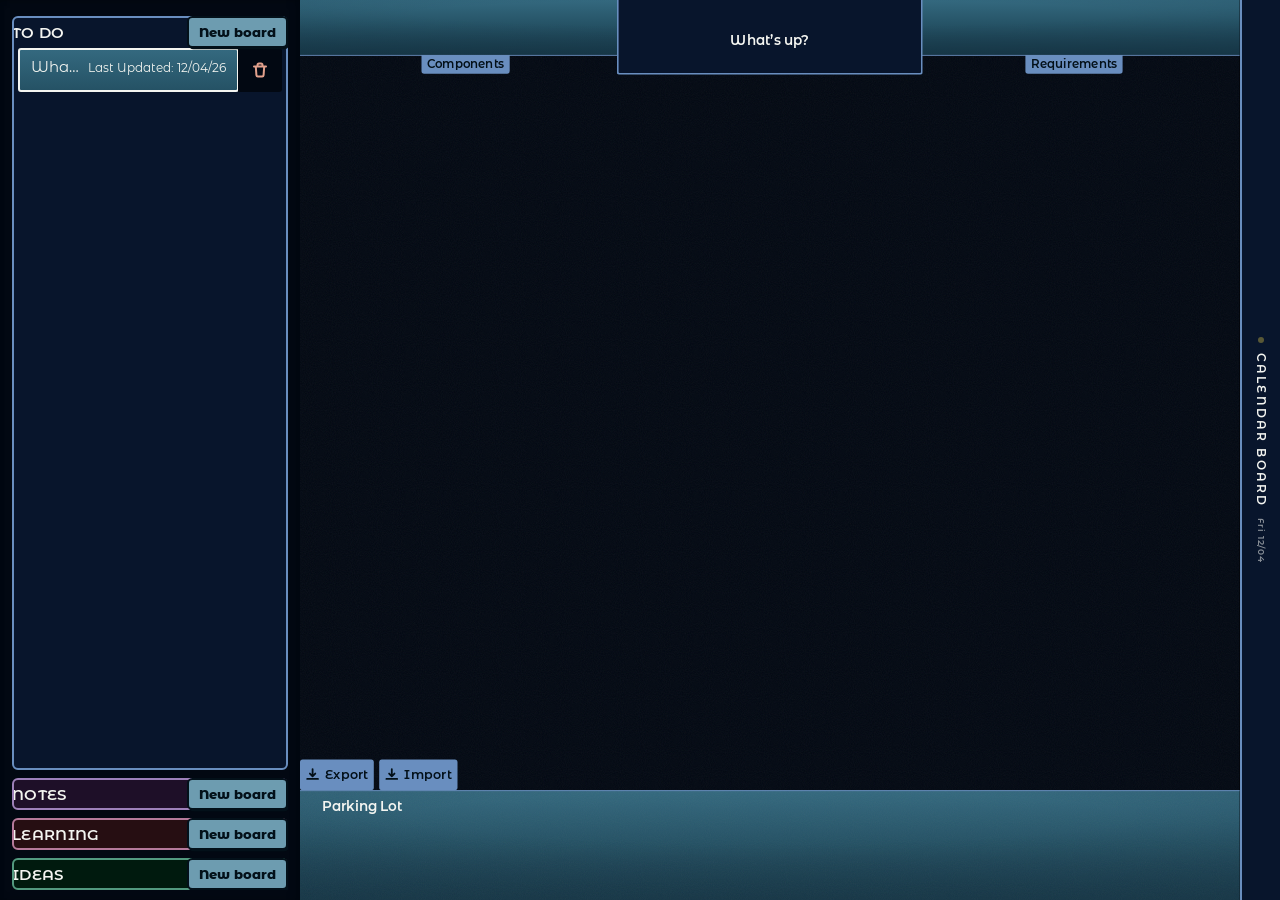
<file: index.html>
<!DOCTYPE html>
<html lang="en">
<head>
  <meta charset="utf-8">
  <!-- interactive-widget=resizes-visual: the soft keyboard resizes the visual
       viewport only, leaving window.innerHeight (and so the sheet) still while
       a note is being written. See DECISIONS B28. -->
  <meta name="viewport" content="width=device-width, initial-scale=1, viewport-fit=cover, maximum-scale=1, user-scalable=no, interactive-widget=resizes-visual">
  <!-- One theme, one value (B48 halves B11): the OS chrome around the app is
       the room behind the page, and the room is the sky — the band's #020812
       doing B52's second job at the platform edge. -->
  <meta name="theme-color" content="#020812">
  <meta name="apple-mobile-web-app-capable" content="yes">
  <meta name="apple-mobile-web-app-status-bar-style" content="default">
  <meta name="mobile-web-app-capable" content="yes">
  <title>To-Do Boards</title>
  <link rel="manifest" href="manifest.json">
  <link rel="icon" href="favicon.ico" sizes="32x32">
  <link rel="icon" href="icons/favicon-16.png" sizes="16x16" type="image/png">
  <link rel="icon" href="icons/favicon-32.png" sizes="32x32" type="image/png">
  <link rel="icon" href="icons/favicon-48.png" sizes="48x48" type="image/png">
  <link rel="apple-touch-icon" href="icons/icon-192.png">
  <link rel="author" href="humans.txt">
  <link rel="stylesheet" href="styles.css">
</head>
<body>
  <!-- Board view: the single scaled page. Zero chrome (UIUX §1). -->
  <div id="board-view">
    <!-- Desktop-only board rail (issues #9/#10): a sunken, always-visible pane.
         Sits outside #board, so the gesture recognizer never sees its events.
         display:none unless html.desktop; hidden from AT off-desktop too. -->
    <aside id="pane" class="on-dark" aria-label="Boards">
      <div id="pane-cards"></div>
    </aside>

    <!-- The one logical 900x1000 page. transform:scale() applied in JS.
         .on-dark binds the ink pole for the water (UIUX §2.3); the lot and
         each note rebind .on-light at their own boundary. -->
    <div id="board" class="on-dark" role="application" aria-label="Board" aria-roledescription="spatial board">

      <!-- The four permanent anchors (PRD §6.1). contenteditable is toggled on
           in JS only while editing, so the gesture recognizer owns tap/drag/
           long-press without fighting native focus.

           The top band is drawn furniture, independent of content: a section
           ABOVE its rule (B47) — content, then the rule as the band's bottom
           edge, full width, with each header hanging just below it as a tight
           tab in the rule's own ink (B76) — the exact mirror of the Parking
           Lot closing the sheet's other end. The rule follows the zones in DOM
           order so it draws over a zone's overflowing content, and the card,
           last, occludes the rule. -->
      <div id="band-fill" aria-hidden="true"></div>

      <div class="band-zone" id="zone-components">
        <div class="anchor" id="anchor-components" data-anchor="components" tabindex="0"
             role="textbox" aria-multiline="true" aria-label="Components"></div>
        <div class="band-label on-light" aria-hidden="true">Components</div>
      </div>

      <div class="band-zone" id="zone-requirements">
        <div class="anchor" id="anchor-requirements" data-anchor="requirements" tabindex="0"
             role="textbox" aria-multiline="true" aria-label="Requirements"></div>
        <div class="band-label on-light" aria-hidden="true">Requirements</div>
      </div>

      <div id="band-rule" aria-hidden="true"></div>

      <div class="anchor" id="anchor-title" data-anchor="title"
           data-placeholder="What&rsquo;s up?" tabindex="0"
           role="textbox" aria-multiline="true" aria-label="Title"></div>

      <!-- The board's own actions, declared where a gesture used to hide them
           (issue #126, B83; three tabs since issue #140, B92 — two on desktop
           since issue #157, B100, where "All Boards" retires: the left rail
           already lists every category with every board). A flat-tab row
           hovering just above the Parking Lot — the mirror, at the sheet's
           other end, of the band's header tabs. "All Boards" toggles the list
           / lot-grid; "Export" opens the PDF · JSON choice; "Import"
           opens the file picker for a JSON backup. Native buttons with their
           own clicks: the recognizer ignores #board-actions through the
           onPointerDown passthrough (the #lot-menu precedent), so it earns no
           classifyTarget branch. The container is pointer-events:none like a
           .band-zone, so bare canvas beside the tabs still captures a note;
           only the tabs (and their §6 hit collars) are live. Glyph + label are
           filled from app.js's GLYPH/COPY, and the toggle's label is re-stated
           by syncBoardActions. .on-light rebinds the ink to --ink-dark on the
           --frame fill. The import input is the mechanism, never a control:
           display:none by nature of its work, driven only by the Import tab. -->
      <div id="board-actions" role="group" aria-label="Board actions">
        <button type="button" class="board-action on-light" id="action-boards"></button>
        <button type="button" class="board-action on-light" id="action-export"></button>
        <button type="button" class="board-action on-light" id="action-import"></button>
        <button type="button" class="board-action on-light" id="action-calendar"></button>
      </div>
      <input type="file" id="import-file" accept=".json,application/json" hidden>

      <!-- Parking Lot zone (PRD §6.5). Unframed stacked lines on the water
           (B58); .on-dark keeps the light pole at the section's edge
           (UIUX §2.3). -->
      <div id="lot" class="on-dark" data-anchor="lot">
        <div id="lot-rule" aria-hidden="true"></div>
        <div id="lot-header" aria-hidden="true">Parking Lot</div>
        <div id="lot-items"></div>
        <!-- The All-Boards picker (issue #112 / B74; every picker surface since
             issue #157 / B100): the "All Boards" tab takes over the Parking Lot
             region as a 2x2 category grid, at the lot's current height. A
             transient nav surface drawn OVER the lot — it never replaces the
             board's own parking-lot data (#lot-items), which returns intact
             when the menu is dismissed. -->
        <div id="lot-menu" class="on-dark" role="menu" aria-label="All boards" hidden></div>
      </div>

      <!-- Free-canvas notes are injected here by app.js, absolutely positioned. -->
    </div>
  </div>

  <!-- Board list view (PRD §6.7 / UIUX §10): the only other screen, on the
       room's own ground (B52). No visible page heading — the three category
       heads say where you are, and the screen's own name is carried by this
       section's aria-label, for the readers that need one (issue #95, B66). -->
  <section id="list-view" class="on-dark" hidden aria-label="Boards">
    <div id="list-rows" role="list"></div>
  </section>

  <!-- Calendar view (issue #145): the 7-day rolling stack, the third screen.
       The owner's top row (R1) is its visible way off — Back / All Boards /
       Export, anchored left / center / right — so no surface of this app is
       ever exited by an OS gesture alone. The stack renders one day card per
       rolling date, today first (R4 computes the window; nothing stored).
       Wide (issue #158, B99): the calendar is the mockup-6 standing RAIL —
       always visible at the viewport's right edge, its label reading
       vertically; tapping it expands the panel (the squeeze, R6). The rail
       chrome lives inside #cal-view so one element carries both states:
       #cal-rail is the collapsed face, #cal-top+#cal-stack the expanded
       panel's; on mobile both rail chrome pieces are inert (display:none)
       and the section behaves exactly as before. -->
  <section id="cal-view" class="on-dark" hidden aria-label="Calendar">
    <button type="button" id="cal-rail" aria-label="Calendar Board" aria-expanded="false"
            hidden>
      <span class="cdot" aria-hidden="true"></span>
      <span class="vlabel" aria-hidden="true">Calendar Board</span>
      <span class="cdate" aria-hidden="true"></span>
    </button>
    <div id="cal-top" role="group" aria-label="Calendar actions">
      <button type="button" class="cal-act on-light" id="cal-back"></button>
      <button type="button" class="cal-act on-light" id="cal-boards"></button>
      <button type="button" class="cal-act on-light" id="cal-export"></button>
    </div>
    <div id="cal-stack"></div>
  </section>

  <!-- Transient surfaces (elevation = "temporary, above the page", UIUX §2.4). -->
  <div id="menu" class="on-dark" role="menu" aria-label="Actions" hidden></div>
  <div id="toast" class="on-dark" role="status" aria-live="polite" hidden></div>

  <script src="app.js"></script>
</body>
</html>
</file>
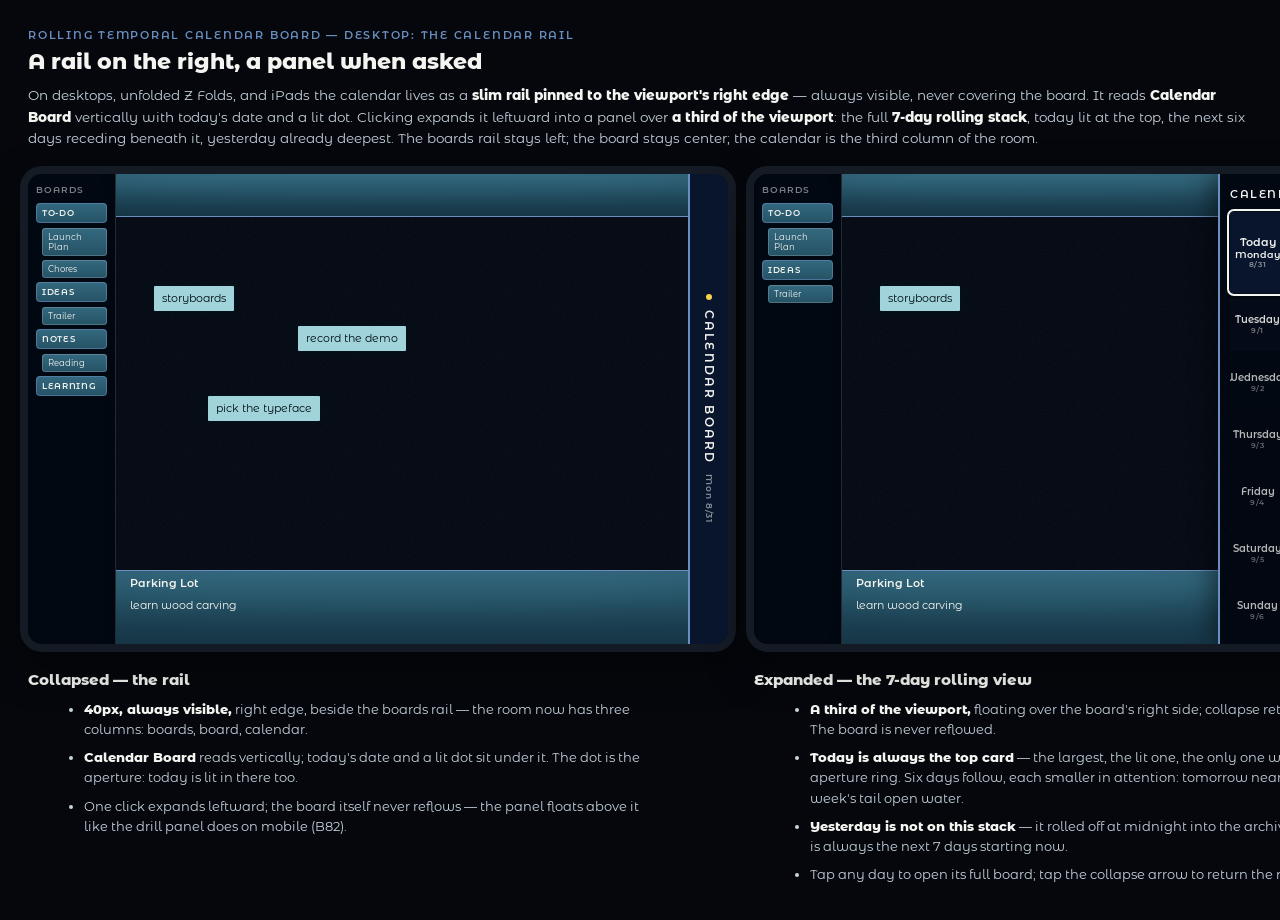
<file: docs/mockups/rtcb-6-desktop-rail.html>
<!DOCTYPE html>
<html lang="en">
<head>
<meta charset="utf-8">
<title>RTCB v2 — Desktop Rail: collapsed & expanded</title>
<style>
  /* ============================================================
     RTCB v2 — desktop & large viewports: the calendar rail.
     A slim vertical rail pinned to the viewport's right edge,
     always visible beside the board (and the boards rail on the
     left). It reads "Calendar board" vertically; clicking expands
     it leftward into a panel taking ~1/3 of the viewport, showing
     the 7-day rolling stack — today lit at top, six receded days
     under it. Collapses back to the rail. The desktop boards rail
     stays on the left; the calendar never covers the board.
     ============================================================ */
  * { box-sizing: border-box; margin: 0; }
  @font-face { font-family: 'MA'; font-weight: 400; font-display: swap;
    src: url(../../fonts/MontserratAlternates-400.woff2) format('woff2'); }
  @font-face { font-family: 'MA'; font-weight: 600; font-display: swap;
    src: url(../../fonts/MontserratAlternates-600.woff2) format('woff2'); }
  @font-face { font-family: 'MA'; font-weight: 800; font-display: swap;
    src: url(../../fonts/MontserratAlternates-800.woff2) format('woff2'); }
  :root {
    --deep: #020812; --card: #08152c; --frame: #698ebf; --note: #a0d4da;
    --water-top: #34697f; --water-mid: #255265; --water-bot: #163646; --water-bot-a: 22 54 70;
    --ink-light: #f4f5f1; --ink-dark: #031019; --highlight: #F2D64B; --accent-page: #6d9cb0;
  }
  body { background: #05070c; padding: 28px; font-family: 'MA', system-ui, sans-serif; }
  .kicker { color: var(--frame); font-size: 11px; font-weight: 600;
    letter-spacing: .16em; text-transform: uppercase; margin-bottom: 6px; }
  h1 { font-size: 22px; font-weight: 800; color: var(--ink-light); }
  .lede { max-width: 1420px; color: #c8d4e0; font-size: 13.5px; line-height: 1.6; margin: 10px 0 24px; }
  .lede b { color: var(--ink-light); }
  .stage { display: flex; gap: 30px; align-items: flex-start; }
  .cap { max-width: 620px; color: #c8d4e0; font-size: 13px; line-height: 1.55; margin-top: 24px; }
  .cap h2 { font-size: 15px; font-weight: 800; color: var(--ink-light); margin-bottom: 8px; }
  .cap b { color: var(--ink-light); }
  .cap ul { margin-left: 16px; }
  .cap li { margin-bottom: 8px; }
  .duo { display: flex; gap: 26px; }

  /* ---- a desktop window ---- */
  .win { width: 700px; height: 470px; border-radius: 14px; overflow: hidden;
    position: relative; outline: 8px solid #141b24;
    box-shadow: 0 18px 44px rgb(0 0 0 / .5); background: var(--deep); flex: 0 0 auto; }
  .win::before { content: ""; position: absolute; inset: 0; opacity: .055; z-index: 0;
    background-image: url("data:image/svg+xml;utf8,<svg xmlns='http://www.w3.org/2000/svg' width='160' height='160'><filter id='n'><feTurbulence type='fractalNoise' baseFrequency='0.86' numOctaves='4' stitchTiles='stitch'/></filter><rect width='160' height='160' filter='url(%23n)'/></svg>"); }
  /* left boards rail (existing, B24) */
  .brail { position: absolute; left: 0; top: 0; bottom: 0; width: 88px; z-index: 3;
    background: var(--deep); border-right: 1px solid rgb(244 245 241 / .14);
    box-shadow: inset -3px 0 8px rgb(0 0 0 / .16); padding: 10px 8px; }
  .brail .bt { font-size: 9px; font-weight: 600; letter-spacing: .12em; color: var(--ink-light);
    opacity: .5; text-transform: uppercase; margin-bottom: 8px; }
  .bcat { border-radius: 4px; outline: 1px solid rgb(105 142 191 / .55); outline-offset: -1px;
    background: linear-gradient(180deg, var(--water-top), var(--water-mid));
    padding: 5px 6px; margin-bottom: 5px; font-size: 8.5px; font-weight: 600;
    letter-spacing: .08em; color: var(--ink-light); text-transform: uppercase; }
  .bcat.card { border-radius: 3px; outline: 1px solid rgb(244 245 241 / .2); margin: 0 0 4px 6px;
    text-transform: none; letter-spacing: 0; font-weight: 400; padding: 4px 6px; }
  /* the board, center: band + notes */
  .sheet { position: absolute; left: 88px; right: 40px; top: 0; bottom: 0; }
  .band { position: absolute; left: 0; right: 0; top: 0; height: 42px;
    background:
      radial-gradient(118% 76% at 50% 24%, rgb(0 0 0 / 0) 32%, rgb(var(--water-bot-a) / .72) 128%),
      linear-gradient(180deg, var(--water-top) 0%, var(--water-mid) 46%, var(--water-bot) 100%); }
  .rule { position: absolute; left: 0; right: 0; height: 1px; background: var(--frame); }
  .bnote { position: absolute; background: var(--note); color: var(--ink-dark);
    border: 2px solid var(--ink-dark); border-radius: 3px; padding: 5px 8px;
    font-size: 11px; line-height: 1.35; text-align: center; }
  .lot { position: absolute; left: 0; right: 0; bottom: 0; height: 74px;
    background:
      radial-gradient(118% 76% at 50% 24%, rgb(0 0 0 / 0) 32%, rgb(var(--water-bot-a) / .72) 128%),
      linear-gradient(180deg, var(--water-top) 0%, var(--water-mid) 46%, var(--water-bot) 100%); }
  .lot .rule { top: 0; }
  .lh { position: absolute; left: 14px; top: 6px; font-size: 11px; font-weight: 600; color: var(--ink-light); }
  .li { margin: 0 14px; padding: 5px 0; min-height: 26px; display: flex; align-items: center;
    font-size: 11px; color: var(--ink-light); }
  .li.first { margin-top: 22px; }

  /* ---- the collapsed calendar rail: slim, right edge, vertical label ---- */
  .crail { position: absolute; right: 0; top: 0; bottom: 0; width: 40px; z-index: 5;
    background: var(--card); border-left: 2px solid var(--frame);
    display: flex; flex-direction: column; align-items: center; justify-content: center;
    gap: 10px; cursor: pointer; }
  .crail .vlabel { writing-mode: vertical-rl; font-size: 12px; font-weight: 600;
    letter-spacing: .18em; color: var(--ink-light); text-transform: uppercase; }
  .crail .cdot { width: 6px; height: 6px; border-radius: 50%; background: var(--highlight); }
  .crail .cdate { writing-mode: vertical-rl; font-size: 9px; font-weight: 600;
    color: var(--ink-light); opacity: .55; letter-spacing: .1em; }
  /* expanded: panel takes ~1/3 viewport */
  .cpanel { position: absolute; right: 0; top: 0; bottom: 0; width: 236px; z-index: 6;
    background: var(--deep); border-left: 2px solid var(--frame);
    box-shadow: -8px 0 20px rgb(0 0 0 / .4); padding: 10px 10px 8px;
    display: flex; flex-direction: column; gap: 6px; }
  .cpanel .ph { display: flex; align-items: center; justify-content: space-between;
    margin-bottom: 2px; }
  .cpanel .pt { font-size: 11px; font-weight: 600; letter-spacing: .14em;
    color: var(--ink-light); text-transform: uppercase; }
  .cpanel .coll { width: 20px; height: 20px; display: flex; align-items: center;
    justify-content: center; background: var(--frame); border-radius: 3px; }
  /* 7-day stack in the panel: today at top, lit; six receded below */
  .day { position: relative; border-radius: 4px; overflow: hidden; flex: 1 1 0;
    min-height: 46px; display: grid; grid-template-columns: 56px 1fr; }
  .dfill { position: absolute; inset: 0;
    background: linear-gradient(180deg, var(--water-top) 0%, var(--water-mid) 46%, var(--water-bot) 100%); }
  .dc { position: relative; background: var(--card); border-right: 1px solid rgb(105 142 191 / .5);
    display: flex; flex-direction: column; align-items: center; justify-content: center; }
  .dc .d1 { font-size: 10px; font-weight: 600; color: var(--ink-light); line-height: 1.2; }
  .dc .d2 { font-size: 7.5px; font-weight: 600; letter-spacing: .08em; color: var(--ink-light);
    opacity: .55; text-transform: uppercase; }
  .dl { position: relative; padding: 4px 7px; display: flex; flex-direction: column; gap: 2px;
    justify-content: center; }
  .ll { font-size: 9px; line-height: 1.35; color: var(--ink-light);
    white-space: nowrap; overflow: hidden; text-overflow: ellipsis; }
  .ll b { font-weight: 600; }
  .day.today { flex: 1.6 1 0; outline: 2px solid var(--ink-light); outline-offset: 1px;
    box-shadow: 0 0 0 3px var(--ink-dark); }
  .day.today .dc { border-right: 1px solid var(--frame); }
  .day.today .dc .d1 { font-size: 11px; }
  .day.near { opacity: .88; }
  .day.near .dfill { filter: brightness(.8); }
  .day.near .dc { background: #050b18; }
  .day.far { opacity: .74; }
  .day.far .dfill { filter: brightness(.6); }
  .day.far .dc { background: #030813; }
  .day.far .ll { color: rgb(244 245 241 / .62); }
  .day.past { opacity: .6; }
  .day.past .dfill { filter: brightness(.5); }
  .day.past .dc { background: #030813; }
  .day.past .ll { color: rgb(244 245 241 / .5); }
</style>
</head>
<body>
  <div class="kicker">Rolling Temporal Calendar Board — desktop: the calendar rail</div>
  <h1>A rail on the right, a panel when asked</h1>
  <div class="lede">
    On desktops, unfolded Z Folds, and iPads the calendar lives as a <b>slim rail pinned to
    the viewport's right edge</b> — always visible, never covering the board. It reads
    <b>Calendar Board</b> vertically with today's date and a lit dot. Clicking expands it
    leftward into a panel over <b>a third of the viewport</b>: the full <b>7-day rolling
    stack</b>, today lit at the top, the next six days receding beneath it, yesterday already
    deepest. The boards rail stays left; the board stays center; the calendar is the third
    column of the room.
  </div>

  <div class="stage">
    <div class="duo">
      <!-- COLLAPSED -->
      <div>
        <div class="win">
          <div class="brail">
            <div class="bt">Boards</div>
            <div class="bcat">To-Do</div>
            <div class="bcat card">Launch Plan</div>
            <div class="bcat card">Chores</div>
            <div class="bcat">Ideas</div>
            <div class="bcat card">Trailer</div>
            <div class="bcat">Notes</div>
            <div class="bcat card">Reading</div>
            <div class="bcat">Learning</div>
          </div>
          <div class="sheet">
            <div class="band"></div>
            <div class="rule" style="top:42px;"></div>
            <div class="bnote" style="left:36px; top:110px;">storyboards</div>
            <div class="bnote" style="left:180px; top:150px;">record the demo</div>
            <div class="bnote" style="left:90px; top:220px;">pick the typeface</div>
            <div class="lot">
              <div class="rule"></div>
              <div class="lh">Parking Lot</div>
              <div class="li first">learn wood carving</div>
            </div>
          </div>
          <div class="crail">
            <div class="cdot"></div>
            <div class="vlabel">Calendar Board</div>
            <div class="cdate">Mon 8/31</div>
          </div>
        </div>
        <div class="cap">
          <h2>Collapsed — the rail</h2>
          <ul>
            <li><b>40px, always visible,</b> right edge, beside the boards rail —
              the room now has three columns: boards, board, calendar.</li>
            <li><b>Calendar Board</b> reads vertically; today's date and a lit dot
              sit under it. The dot is the aperture: today is lit in there too.</li>
            <li>One click expands leftward; the board itself never reflows — the
              panel floats above it like the drill panel does on mobile (B82).</li>
          </ul>
        </div>
      </div>

      <!-- EXPANDED -->
      <div>
        <div class="win">
          <div class="brail">
            <div class="bt">Boards</div>
            <div class="bcat">To-Do</div>
            <div class="bcat card">Launch Plan</div>
            <div class="bcat">Ideas</div>
            <div class="bcat card">Trailer</div>
          </div>
          <div class="sheet" style="right:236px;">
            <div class="band"></div>
            <div class="rule" style="top:42px;"></div>
            <div class="bnote" style="left:36px; top:110px;">storyboards</div>
            <div class="lot">
              <div class="rule"></div>
              <div class="lh">Parking Lot</div>
              <div class="li first">learn wood carving</div>
            </div>
          </div>
          <div class="cpanel">
            <div class="ph">
              <div class="pt">Calendar Board</div>
              <div class="coll"><svg viewBox="0 0 16 16" fill="none" stroke="#031019" stroke-width="2" stroke-linecap="round" stroke-linejoin="round"><path d="M6 4 2 8l4 4M2 8h9M11 3h3v10h-3"/></svg></div>
            </div>
            <!-- 7-day rolling view: today top, lit -->
            <div class="day today">
              <div class="dfill"></div>
              <div class="dc"><div class="d1">Today</div><div class="d1" style="font-size:9.5px;">Monday</div><div class="d2">8/31</div></div>
              <div class="dl">
                <div class="ll"><b>1.</b> 08:00 Sync</div>
                <div class="ll"><b>2.</b> 09:30 Review</div>
                <div class="ll"><b>3.</b> 17:00 Family Meeting</div>
              </div>
            </div>
            <div class="day near">
              <div class="dfill"></div>
              <div class="dc"><div class="d1">Tuesday</div><div class="d2">9/1</div></div>
              <div class="dl"><div class="ll">Therapy 7:00a</div></div>
            </div>
            <div class="day far">
              <div class="dfill"></div>
              <div class="dc"><div class="d1">Wednesday</div><div class="d2">9/2</div></div>
              <div class="dl"><div class="ll">Family Meeting 5:00p</div></div>
            </div>
            <div class="day far">
              <div class="dfill"></div>
              <div class="dc"><div class="d1">Thursday</div><div class="d2">9/3</div></div>
              <div class="dl"></div>
            </div>
            <div class="day far">
              <div class="dfill"></div>
              <div class="dc"><div class="d1">Friday</div><div class="d2">9/4</div></div>
              <div class="dl"><div class="ll">THE pitch — 2p</div></div>
            </div>
            <div class="day far">
              <div class="dfill"></div>
              <div class="dc"><div class="d1">Saturday</div><div class="d2">9/5</div></div>
              <div class="dl"></div>
            </div>
            <div class="day far">
              <div class="dfill"></div>
              <div class="dc"><div class="d1">Sunday</div><div class="d2">9/6</div></div>
              <div class="dl"></div>
            </div>
          </div>
        </div>
        <div class="cap">
          <h2>Expanded — the 7-day rolling view</h2>
          <ul>
            <li><b>A third of the viewport,</b> floating over the board's right
              side; collapse returns the rail. The board is never reflowed.</li>
            <li><b>Today is always the top card</b> — the largest, the lit one, the
              only one with the full aperture ring. Six days follow, each smaller in
              attention: tomorrow near, then far, the week's tail open water.</li>
            <li><b>Yesterday is not on this stack</b> — it rolled off at midnight
              into the archive. The stack is always the next 7 days starting now.</li>
            <li>Tap any day to open its full board; tap the collapse arrow to
              return the rail.</li>
          </ul>
        </div>
      </div>
    </div>
  </div>
</body>
</html>
</file>
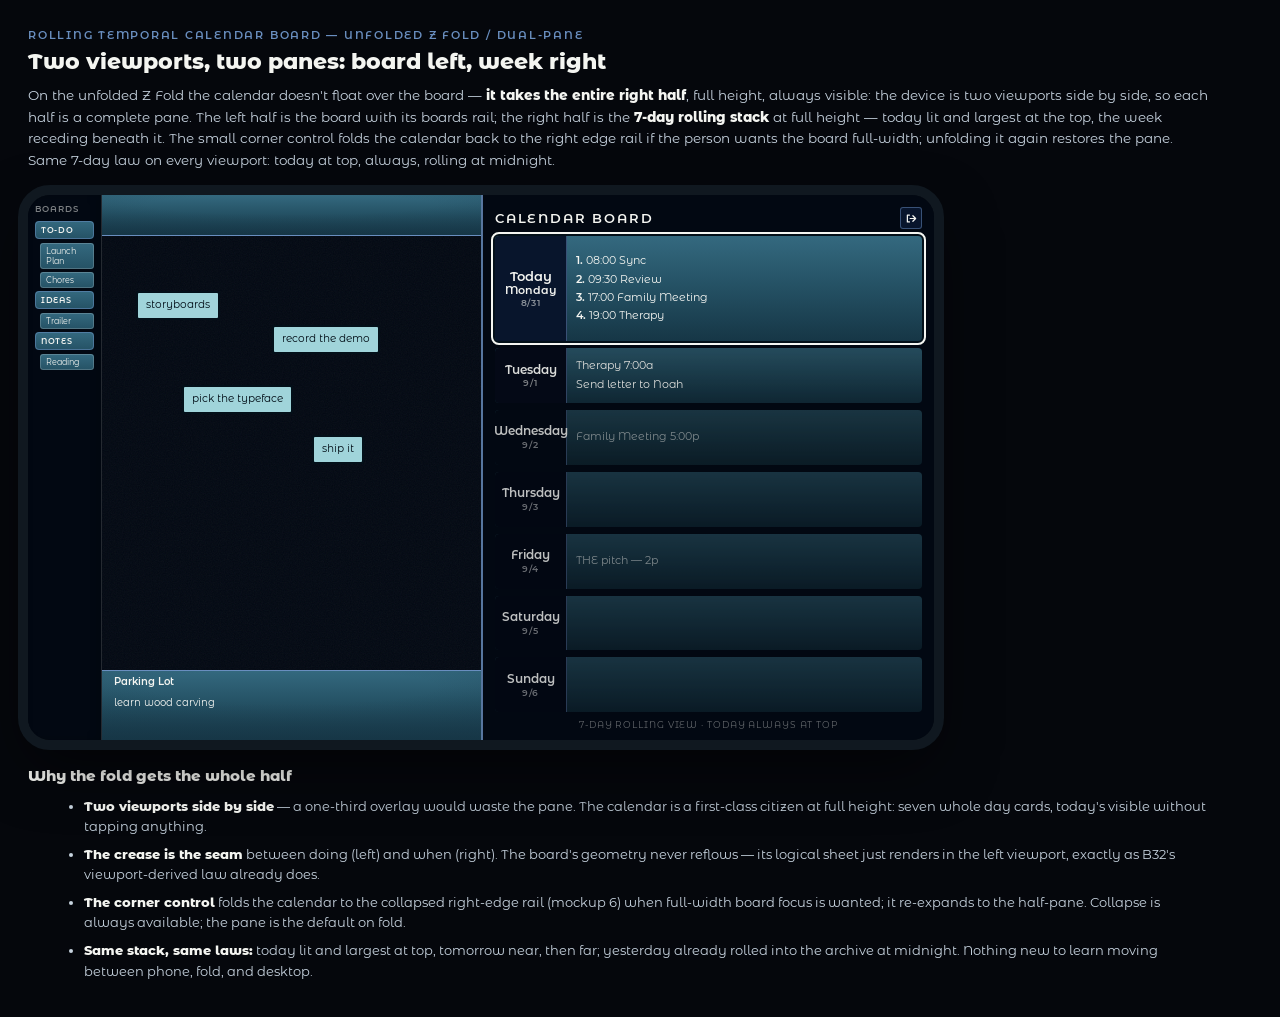
<file: docs/mockups/rtcb-7-zfold.html>
<!DOCTYPE html>
<html lang="en">
<head>
<meta charset="utf-8">
<title>RTCB v2 — Z Fold unfolded: calendar takes the right half</title>
<style>
  /* ============================================================
     RTCB v2 — unfolded Z Fold / dual-pane large viewport:
     the calendar panel takes the ENTIRE RIGHT HALF of the viewport
     (the device is two viewports side by side), always visible,
     no collapse needed — but the rail still collapses it back to
     the edge if the person wants the board full-width.
     Left half: the board with its boards rail. Right half: the
     7-day rolling stack at full height, today lit at top.
     ============================================================ */
  * { box-sizing: border-box; margin: 0; }
  @font-face { font-family: 'MA'; font-weight: 400; font-display: swap;
    src: url(../../fonts/MontserratAlternates-400.woff2) format('woff2'); }
  @font-face { font-family: 'MA'; font-weight: 600; font-display: swap;
    src: url(../../fonts/MontserratAlternates-600.woff2) format('woff2'); }
  @font-face { font-family: 'MA'; font-weight: 800; font-display: swap;
    src: url(../../fonts/MontserratAlternates-800.woff2) format('woff2'); }
  :root {
    --deep: #020812; --card: #08152c; --frame: #698ebf; --note: #a0d4da;
    --water-top: #34697f; --water-mid: #255265; --water-bot: #163646; --water-bot-a: 22 54 70;
    --ink-light: #f4f5f1; --ink-dark: #031019; --highlight: #F2D64B; --accent-page: #6d9cb0;
  }
  body { background: #05070c; padding: 28px; font-family: 'MA', system-ui, sans-serif; }
  .kicker { color: var(--frame); font-size: 11px; font-weight: 600;
    letter-spacing: .16em; text-transform: uppercase; margin-bottom: 6px; }
  h1 { font-size: 22px; font-weight: 800; color: var(--ink-light); }
  .lede { max-width: 1180px; color: #c8d4e0; font-size: 13.5px; line-height: 1.6; margin: 10px 0 24px; }
  .lede b { color: var(--ink-light); }
  .cap { max-width: 1180px; color: #c8d4e0; font-size: 13px; line-height: 1.55; margin-top: 24px; }
  .cap h2 { font-size: 15px; font-weight: 800; color: var(--ink-light); margin-bottom: 8px; }
  .cap b { color: var(--ink-light); }
  .cap ul { margin-left: 16px; }
  .cap li { margin-bottom: 8px; }

  /* the unfolded device: 1812x2176 class → drawn at half scale, landscape */
  .fold { width: 906px; height: 545px; border-radius: 22px; overflow: hidden;
    position: relative; outline: 10px solid #101820;
    box-shadow: 0 24px 60px rgb(0 0 0 / .55); background: var(--deep);
    display: flex; }
  .fold::before { content: ""; position: absolute; inset: 0; opacity: .055; z-index: 0;
    background-image: url("data:image/svg+xml;utf8,<svg xmlns='http://www.w3.org/2000/svg' width='160' height='160'><filter id='n'><feTurbulence type='fractalNoise' baseFrequency='0.86' numOctaves='4' stitchTiles='stitch'/></filter><rect width='160' height='160' filter='url(%23n)'/></svg>"); }
  .half { position: relative; width: 50%; height: 100%; }
  /* the fold's center crease */
  .crease { position: absolute; left: 50%; top: 0; bottom: 0; width: 2px; z-index: 20;
    background: linear-gradient(90deg, rgb(0 0 0 / .5), rgb(0 0 0 / .1) 30%,
      rgb(0 0 0 / .1) 70%, rgb(0 0 0 / .5)); pointer-events: none; }

  /* left half: the board */
  .brail { position: absolute; left: 0; top: 0; bottom: 0; width: 74px; z-index: 3;
    background: var(--deep); border-right: 1px solid rgb(244 245 241 / .14);
    box-shadow: inset -3px 0 8px rgb(0 0 0 / .16); padding: 9px 7px; }
  .brail .bt { font-size: 8.5px; font-weight: 600; letter-spacing: .12em; color: var(--ink-light);
    opacity: .5; text-transform: uppercase; margin-bottom: 7px; }
  .bcat { border-radius: 4px; outline: 1px solid rgb(105 142 191 / .55); outline-offset: -1px;
    background: linear-gradient(180deg, var(--water-top), var(--water-mid));
    padding: 4px 6px; margin-bottom: 4px; font-size: 8px; font-weight: 600;
    letter-spacing: .08em; color: var(--ink-light); text-transform: uppercase; }
  .bcat.card { border-radius: 3px; outline: 1px solid rgb(244 245 241 / .2); margin: 0 0 3px 5px;
    text-transform: none; letter-spacing: 0; font-weight: 400; padding: 3px 6px; }
  .sheet { position: absolute; left: 74px; right: 0; top: 0; bottom: 0; }
  .band { position: absolute; left: 0; right: 0; top: 0; height: 40px;
    background:
      radial-gradient(118% 76% at 50% 24%, rgb(0 0 0 / 0) 32%, rgb(var(--water-bot-a) / .72) 128%),
      linear-gradient(180deg, var(--water-top) 0%, var(--water-mid) 46%, var(--water-bot) 100%); }
  .rule { position: absolute; left: 0; right: 0; height: 1px; background: var(--frame); }
  .bnote { position: absolute; background: var(--note); color: var(--ink-dark);
    border: 2px solid var(--ink-dark); border-radius: 3px; padding: 5px 8px;
    font-size: 10.5px; line-height: 1.35; text-align: center; }
  .lot { position: absolute; left: 0; right: 0; bottom: 0; height: 70px;
    background:
      radial-gradient(118% 76% at 50% 24%, rgb(0 0 0 / 0) 32%, rgb(var(--water-bot-a) / .72) 128%),
      linear-gradient(180deg, var(--water-top) 0%, var(--water-mid) 46%, var(--water-bot) 100%); }
  .lot .rule { top: 0; }
  .lh { position: absolute; left: 12px; top: 5px; font-size: 10px; font-weight: 600; color: var(--ink-light); }
  .li { margin: 0 12px; padding: 4px 0; min-height: 24px; display: flex; align-items: center;
    font-size: 10px; color: var(--ink-light); }
  .li.first { margin-top: 20px; }

  /* right half: the calendar, full height, its own rail edge */
  .cal { position: absolute; inset: 0; background: var(--deep);
    border-left: 2px solid var(--frame); padding: 12px 12px 10px;
    display: flex; flex-direction: column; gap: 7px; }
  .cal .ch { display: flex; align-items: center; justify-content: space-between; }
  .cal .ct { font-size: 13px; font-weight: 600; letter-spacing: .14em;
    color: var(--ink-light); text-transform: uppercase; }
  .cal .crail-btn { width: 22px; height: 22px; display: flex; align-items: center;
    justify-content: center; background: var(--card); border: 1px solid rgb(105 142 191 / .5);
    border-radius: 3px; }
  .day { position: relative; border-radius: 4px; overflow: hidden; flex: 1 1 0;
    min-height: 44px; display: grid; grid-template-columns: 72px 1fr; }
  .dfill { position: absolute; inset: 0;
    background: linear-gradient(180deg, var(--water-top) 0%, var(--water-mid) 46%, var(--water-bot) 100%); }
  .dc { position: relative; background: var(--card); border-right: 1px solid rgb(105 142 191 / .5);
    display: flex; flex-direction: column; align-items: center; justify-content: center; }
  .dc .d1 { font-size: 12px; font-weight: 600; color: var(--ink-light); line-height: 1.2; }
  .dc .d2 { font-size: 9px; font-weight: 600; letter-spacing: .08em; color: var(--ink-light);
    opacity: .55; text-transform: uppercase; }
  .dl { position: relative; padding: 5px 9px; display: flex; flex-direction: column; gap: 3px;
    justify-content: center; }
  .ll { font-size: 11px; line-height: 1.4; color: var(--ink-light); }
  .ll b { font-weight: 600; }
  .day.today { flex: 1.9 1 0; outline: 2px solid var(--ink-light); outline-offset: 2px;
    box-shadow: 0 0 0 4px var(--ink-dark); }
  .day.today .dc .d1 { font-size: 13px; }
  .day.near { opacity: .9; }
  .day.near .dfill { filter: brightness(.8); }
  .day.near .dc { background: #050b18; }
  .day.far { opacity: .78; }
  .day.far .dfill { filter: brightness(.62); }
  .day.far .dc { background: #030813; }
  .day.far .ll { color: rgb(244 245 241 / .62); }
  .cal .foot { font-size: 9px; letter-spacing: .1em; color: var(--ink-light); opacity: .4;
    text-transform: uppercase; text-align: center; }
</style>
</head>
<body>
  <div class="kicker">Rolling Temporal Calendar Board — unfolded Z Fold / dual-pane</div>
  <h1>Two viewports, two panes: board left, week right</h1>
  <div class="lede">
    On the unfolded Z Fold the calendar doesn't float over the board — <b>it takes the entire
    right half</b>, full height, always visible: the device is two viewports side by side, so
    each half is a complete pane. The left half is the board with its boards rail; the right
    half is the <b>7-day rolling stack</b> at full height — today lit and largest at the top,
    the week receding beneath it. The small corner control folds the calendar back to the
    right edge rail if the person wants the board full-width; unfolding it again restores the
    pane. Same 7-day law on every viewport: today at top, always, rolling at midnight.
  </div>

  <div class="fold">
    <!-- LEFT HALF: the board -->
    <div class="half">
      <div class="brail">
        <div class="bt">Boards</div>
        <div class="bcat">To-Do</div>
        <div class="bcat card">Launch Plan</div>
        <div class="bcat card">Chores</div>
        <div class="bcat">Ideas</div>
        <div class="bcat card">Trailer</div>
        <div class="bcat">Notes</div>
        <div class="bcat card">Reading</div>
      </div>
      <div class="sheet">
        <div class="band"></div>
        <div class="rule" style="top:40px;"></div>
        <div class="bnote" style="left:34px; top:96px;">storyboards</div>
        <div class="bnote" style="left:170px; top:130px;">record the demo</div>
        <div class="bnote" style="left:80px; top:190px;">pick the typeface</div>
        <div class="bnote" style="left:210px; top:240px;">ship it</div>
        <div class="lot">
          <div class="rule"></div>
          <div class="lh">Parking Lot</div>
          <div class="li first">learn wood carving</div>
        </div>
      </div>
    </div>

    <!-- RIGHT HALF: the calendar pane -->
    <div class="half">
      <div class="cal">
        <div class="ch">
          <div class="ct">Calendar Board</div>
          <div class="crail-btn"><svg viewBox="0 0 16 16" width="11" height="11" fill="none" stroke="#f4f5f1" stroke-width="1.8" stroke-linecap="round" stroke-linejoin="round"><path d="M10 4l4 4-4 4M14 8H6M5 3H2v10h3"/></svg></div>
        </div>
        <div class="day today">
          <div class="dfill"></div>
          <div class="dc"><div class="d1">Today</div><div class="d1" style="font-size:11px;">Monday</div><div class="d2">8/31</div></div>
          <div class="dl">
            <div class="ll"><b>1.</b> 08:00 Sync</div>
            <div class="ll"><b>2.</b> 09:30 Review</div>
            <div class="ll"><b>3.</b> 17:00 Family Meeting</div>
            <div class="ll"><b>4.</b> 19:00 Therapy</div>
          </div>
        </div>
        <div class="day near">
          <div class="dfill"></div>
          <div class="dc"><div class="d1">Tuesday</div><div class="d2">9/1</div></div>
          <div class="dl"><div class="ll">Therapy 7:00a</div><div class="ll">Send letter to Noah</div></div>
        </div>
        <div class="day far">
          <div class="dfill"></div>
          <div class="dc"><div class="d1">Wednesday</div><div class="d2">9/2</div></div>
          <div class="dl"><div class="ll">Family Meeting 5:00p</div></div>
        </div>
        <div class="day far">
          <div class="dfill"></div>
          <div class="dc"><div class="d1">Thursday</div><div class="d2">9/3</div></div>
          <div class="dl"></div>
        </div>
        <div class="day far">
          <div class="dfill"></div>
          <div class="dc"><div class="d1">Friday</div><div class="d2">9/4</div></div>
          <div class="dl"><div class="ll">THE pitch — 2p</div></div>
        </div>
        <div class="day far">
          <div class="dfill"></div>
          <div class="dc"><div class="d1">Saturday</div><div class="d2">9/5</div></div>
          <div class="dl"></div>
        </div>
        <div class="day far">
          <div class="dfill"></div>
          <div class="dc"><div class="d1">Sunday</div><div class="d2">9/6</div></div>
          <div class="dl"></div>
        </div>
        <div class="foot">7-day rolling view · today always at top</div>
      </div>
    </div>

    <div class="crease"></div>
  </div>

  <div class="cap">
    <h2>Why the fold gets the whole half</h2>
    <ul>
      <li><b>Two viewports side by side</b> — a one-third overlay would waste the
        pane. The calendar is a first-class citizen at full height: seven whole day
        cards, today's visible without tapping anything.</li>
      <li><b>The crease is the seam</b> between doing (left) and when (right). The
        board's geometry never reflows — its logical sheet just renders in the
        left viewport, exactly as B32's viewport-derived law already does.</li>
      <li><b>The corner control</b> folds the calendar to the collapsed right-edge
        rail (mockup 6) when full-width board focus is wanted; it re-expands to the
        half-pane. Collapse is always available; the pane is the default on fold.</li>
      <li><b>Same stack, same laws:</b> today lit and largest at top, tomorrow near,
        then far; yesterday already rolled into the archive at midnight. Nothing new
        to learn moving between phone, fold, and desktop.</li>
    </ul>
  </div>
</body>
</html>
</file>
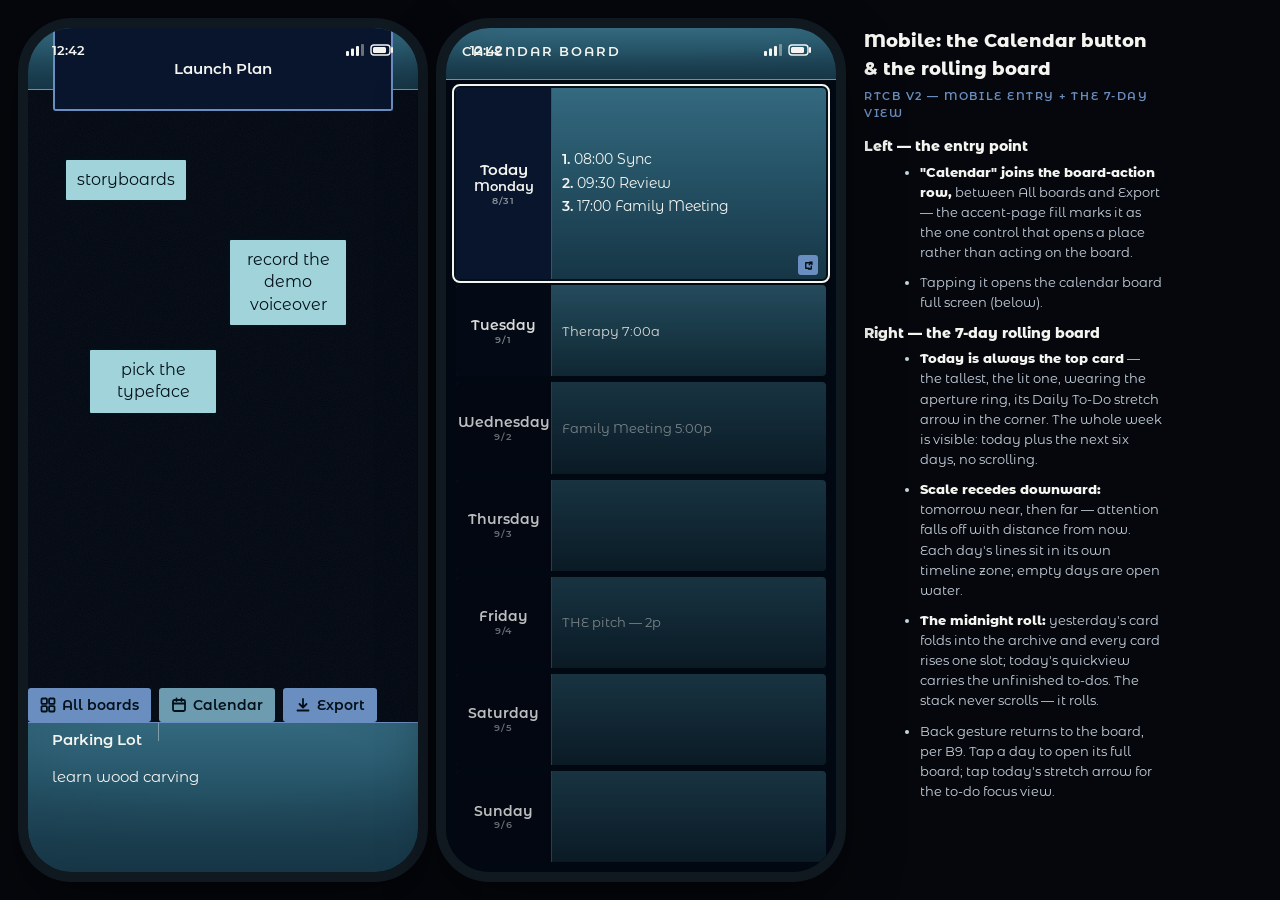
<file: docs/mockups/rtcb-8-mobile.html>
<!DOCTYPE html>
<html lang="en">
<head>
<meta charset="utf-8">
<title>RTCB v2 — Mobile: the Calendar button & 7-day rolling board</title>
<style>
  /* ============================================================
     RTCB v2 — mobile: the calendar board is reached by a
     "Calendar" button in the board-action row, sitting between
     "All boards" and "Export". Tapping it opens the 7-day rolling
     board (full screen, the board-type surface): today lit at top
     with its Daily To-Do strip, six receded days under it.
     ============================================================ */
  * { box-sizing: border-box; margin: 0; }
  @font-face { font-family: 'MA'; font-weight: 400; font-display: swap;
    src: url(../../fonts/MontserratAlternates-400.woff2) format('woff2'); }
  @font-face { font-family: 'MA'; font-weight: 600; font-display: swap;
    src: url(../../fonts/MontserratAlternates-600.woff2) format('woff2'); }
  @font-face { font-family: 'MA'; font-weight: 800; font-display: swap;
    src: url(../../fonts/MontserratAlternates-800.woff2) format('woff2'); }
  :root {
    --deep: #020812; --card: #08152c; --frame: #698ebf; --note: #a0d4da;
    --water-top: #34697f; --water-mid: #255265; --water-bot: #163646; --water-bot-a: 22 54 70;
    --ink-light: #f4f5f1; --ink-dark: #031019; --highlight: #F2D64B; --accent-page: #6d9cb0;
  }
  body { background: #05070c; display: flex; gap: 28px; align-items: flex-start;
         padding: 28px; font-family: 'MA', system-ui, sans-serif; }
  .phone { width: 390px; height: 844px; border-radius: 44px; overflow: hidden;
    position: relative; outline: 10px solid #101820;
    box-shadow: 0 24px 60px rgb(0 0 0 / .55); }
  .board { position: absolute; inset: 0; background: var(--deep); }
  .board::before { content: ""; position: absolute; inset: 0; opacity: .055; z-index: 0;
    background-image: url("data:image/svg+xml;utf8,<svg xmlns='http://www.w3.org/2000/svg' width='160' height='160'><filter id='n'><feTurbulence type='fractalNoise' baseFrequency='0.86' numOctaves='4' stitchTiles='stitch'/></filter><rect width='160' height='160' filter='url(%23n)'/></svg>"); }
  .status { position: absolute; z-index: 60; top: 0; left: 0; right: 0; height: 44px;
    display: flex; align-items: center; justify-content: space-between; padding: 0 24px;
    font-size: 13px; font-weight: 600; color: var(--ink-light); }

  /* ---------- LEFT PHONE: the regular board with the new button ---------- */
  .band { position: absolute; left: 0; right: 0; top: 0; height: 61px;
    background:
      radial-gradient(118% 76% at 50% 24%, rgb(0 0 0 / 0) 32%, rgb(var(--water-bot-a) / .72) 128%),
      linear-gradient(180deg, var(--water-top) 0%, var(--water-mid) 46%, var(--water-bot) 100%); }
  .rule { position: absolute; left: 0; right: 0; height: 1px; background: var(--frame); }
  .card { position: absolute; left: 50%; transform: translateX(-50%); top: 0; width: 340px;
    min-height: 83px; background: var(--card); border: 2px solid var(--frame);
    border-top: 0; border-radius: 0 0 3px 3px; display: flex; align-items: center;
    justify-content: center; font-size: 15px; font-weight: 600; color: var(--ink-light); }
  .bnote { position: absolute; background: var(--note); color: var(--ink-dark);
    border: 2px solid var(--ink-dark); border-radius: 3px; padding: 9px 11px;
    font-size: 16px; line-height: 1.4; text-align: center; }
  .bacts { position: absolute; left: 0; right: 0; bottom: 150px; display: flex; gap: 8px; z-index: 5; }
  .bact { display: inline-flex; align-items: center; gap: 6px; padding: 8px 12px;
    background: var(--frame); color: var(--ink-dark); font-size: 14px; font-weight: 600;
    border-radius: 3px; }
  .bact.cal { background: var(--accent-page); }
  .bact svg { width: 16px; height: 16px; display: block; }
  .lot { position: absolute; left: 0; right: 0; bottom: 0; height: 150px;
    background:
      radial-gradient(118% 76% at 50% 24%, rgb(0 0 0 / 0) 32%, rgb(var(--water-bot-a) / .72) 128%),
      linear-gradient(180deg, var(--water-top) 0%, var(--water-mid) 46%, var(--water-bot) 100%); }
  .lot .rule { top: 0; }
  .lh { position: absolute; left: 24px; top: 8px; font-size: 15px; font-weight: 600; color: var(--ink-light); }
  .lstem { position: absolute; left: 130px; top: 1px; width: 1px; height: 18px;
    background: rgb(244 245 241 / .4); }
  .li { margin: 0 24px; padding: 8px 0; min-height: 40px; display: flex; align-items: center;
    font-size: 15px; color: var(--ink-light); }
  .li.first { margin-top: 34px; }

  /* ---------- RIGHT PHONE: the 7-day rolling calendar board ---------- */
  .cboard { position: absolute; inset: 0; background: var(--deep); }
  .chead { position: absolute; left: 0; right: 0; top: 0; height: 52px; z-index: 5;
    background:
      radial-gradient(118% 76% at 50% 24%, rgb(0 0 0 / 0) 32%, rgb(var(--water-bot-a) / .72) 128%),
      linear-gradient(180deg, var(--water-top) 0%, var(--water-mid) 46%, var(--water-bot) 100%); }
  .chead .cht { position: absolute; left: 16px; top: 15px; font-size: 13px; font-weight: 600;
    letter-spacing: .14em; color: var(--ink-light); text-transform: uppercase; }
  .chead .chr { position: absolute; left: 0; right: 0; bottom: 0; height: 1px; background: var(--frame); }
  .stack { position: absolute; left: 10px; right: 10px; top: 60px; bottom: 10px;
    display: flex; flex-direction: column; gap: 6px; }
  .day { position: relative; border-radius: 4px; overflow: hidden; flex: 1 1 0;
    min-height: 44px; display: grid; grid-template-columns: 96px 1fr; }
  .dfill { position: absolute; inset: 0;
    background: linear-gradient(180deg, var(--water-top) 0%, var(--water-mid) 46%, var(--water-bot) 100%); }
  .dc { position: relative; background: var(--card); border-right: 1px solid rgb(105 142 191 / .5);
    display: flex; flex-direction: column; align-items: center; justify-content: center; }
  .dc .d1 { font-size: 14px; font-weight: 600; color: var(--ink-light); line-height: 1.2; }
  .dc .d2 { font-size: 9.5px; font-weight: 600; letter-spacing: .08em; color: var(--ink-light);
    opacity: .55; text-transform: uppercase; }
  .dl { position: relative; padding: 5px 10px; display: flex; flex-direction: column; gap: 3px;
    justify-content: center; }
  .ll { font-size: 13px; line-height: 1.4; color: var(--ink-light);
    white-space: nowrap; overflow: hidden; text-overflow: ellipsis; }
  .ll b { font-weight: 600; }
  .day.today { flex: 2.1 1 0; outline: 2px solid var(--ink-light); outline-offset: 2px;
    box-shadow: 0 0 0 4px var(--ink-dark); }
  .day.today .dc .d1 { font-size: 15px; }
  .day.today .dl { gap: 4px; }
  .day.today .ll { font-size: 14px; }
  .day.near { opacity: .9; }
  .day.near .dfill { filter: brightness(.8); }
  .day.near .dc { background: #050b18; }
  .day.far { opacity: .78; }
  .day.far .dfill { filter: brightness(.62); }
  .day.far .dc { background: #030813; }
  .day.far .ll { color: rgb(244 245 241 / .62); }
  .qvs { position: absolute; right: 8px; bottom: 4px; width: 20px; height: 20px;
    display: flex; align-items: center; justify-content: center;
    background: var(--frame); border-radius: 3px; z-index: 4; }

  .cap { width: 300px; color: #c8d4e0; font-size: 13px; line-height: 1.55; }
  .cap h1 { font-size: 18px; font-weight: 800; color: var(--ink-light); margin-bottom: 4px; }
  .cap .sub { color: var(--frame); font-weight: 600; font-size: 11px;
    letter-spacing: .14em; text-transform: uppercase; margin-bottom: 14px; }
  .cap li { margin: 0 0 10px 16px; }
  .cap b { color: var(--ink-light); }
  .cap .pair { display: flex; flex-direction: column; gap: 14px; }
  .cap .ph2 { font-size: 14px; font-weight: 800; color: var(--ink-light); margin: 6px 0 4px; }
</style>
</head>
<body>
  <!-- LEFT: the board with the new Calendar button -->
  <div class="phone">
    <div class="board">
      <div class="band"></div>
      <div class="rule" style="top:61px;"></div>
      <div class="card">Launch Plan</div>
      <div class="bnote" style="left:36px; top:130px; max-width:130px;">storyboards</div>
      <div class="bnote" style="left:200px; top:210px; max-width:120px;">record the demo voiceover</div>
      <div class="bnote" style="left:60px; top:320px; max-width:130px;">pick the typeface</div>
      <div class="bacts">
        <div class="bact"><svg viewBox="0 0 16 16" fill="none" stroke="#031019" stroke-width="1.8"><rect x="1.5" y="1.5" width="5.4" height="5.4" rx="1"/><rect x="9.1" y="1.5" width="5.4" height="5.4" rx="1"/><rect x="1.5" y="9.1" width="5.4" height="5.4" rx="1"/><rect x="9.1" y="9.1" width="5.4" height="5.4" rx="1"/></svg>All boards</div>
        <div class="bact cal"><svg viewBox="0 0 16 16" fill="none" stroke="#031019" stroke-width="1.8" stroke-linecap="round" stroke-linejoin="round"><rect x="2" y="3" width="12" height="11" rx="1.5"/><path d="M2 6.5h12M5.5 1.5V4M10.5 1.5V4"/></svg>Calendar</div>
        <div class="bact"><svg viewBox="0 0 16 16" fill="none" stroke="#031019" stroke-width="1.8" stroke-linecap="round" stroke-linejoin="round"><path d="M8 2v8M4.5 7 8 10.5 11.5 7M2.5 13.5h11"/></svg>Export</div>
      </div>
      <div class="lot">
        <div class="rule"></div>
        <div class="lh">Parking Lot</div>
        <div class="lstem"></div>
        <div class="li first">learn wood carving</div>
      </div>
    </div>
    <div class="status">
      <span>12:42</span>
      <span style="display:flex; gap:6px; align-items:center;">
        <svg width="18" height="12" viewBox="0 0 18 12" fill="#f4f5f1"><rect x="0" y="7" width="3" height="5" rx="1"/><rect x="5" y="4.5" width="3" height="7.5" rx="1"/><rect x="10" y="2" width="3" height="10" rx="1"/><rect x="15" y="0" width="3" height="12" rx="1" opacity=".4"/></svg>
        <svg width="24" height="12" viewBox="0 0 24 12" fill="none" stroke="#f4f5f1"><rect x="1" y="1" width="19" height="10" rx="3" stroke-width="1.4"/><rect x="3" y="3" width="13" height="6" rx="1.5" fill="#f4f5f1" stroke="none"/><path d="M22 4v4" stroke-width="2" stroke-linecap="round"/></svg>
      </span>
    </div>
  </div>

  <!-- RIGHT: the 7-day rolling calendar board -->
  <div class="phone">
    <div class="cboard">
      <div class="chead">
        <div class="cht">Calendar Board</div>
        <div class="chr"></div>
      </div>
      <div class="stack">
        <div class="day today">
          <div class="dfill"></div>
          <div class="dc"><div class="d1">Today</div><div class="d1" style="font-size:13px;">Monday</div><div class="d2">8/31</div></div>
          <div class="dl">
            <div class="ll"><b>1.</b> 08:00 Sync</div>
            <div class="ll"><b>2.</b> 09:30 Review</div>
            <div class="ll"><b>3.</b> 17:00 Family Meeting</div>
          </div>
          <div class="qvs"><svg viewBox="0 0 16 16" width="11" height="11" fill="none" stroke="#031019" stroke-width="2" stroke-linecap="round" stroke-linejoin="round"><path d="M9 7 13 3M13 3H9.5M13 3v3.5M4 4h5M4 4v8M4 12h5M12 9v4M12 13H8"/></svg></div>
        </div>
        <div class="day near">
          <div class="dfill"></div>
          <div class="dc"><div class="d1">Tuesday</div><div class="d2">9/1</div></div>
          <div class="dl"><div class="ll">Therapy 7:00a</div></div>
        </div>
        <div class="day far">
          <div class="dfill"></div>
          <div class="dc"><div class="d1">Wednesday</div><div class="d2">9/2</div></div>
          <div class="dl"><div class="ll">Family Meeting 5:00p</div></div>
        </div>
        <div class="day far">
          <div class="dfill"></div>
          <div class="dc"><div class="d1">Thursday</div><div class="d2">9/3</div></div>
          <div class="dl"></div>
        </div>
        <div class="day far">
          <div class="dfill"></div>
          <div class="dc"><div class="d1">Friday</div><div class="d2">9/4</div></div>
          <div class="dl"><div class="ll">THE pitch — 2p</div></div>
        </div>
        <div class="day far">
          <div class="dfill"></div>
          <div class="dc"><div class="d1">Saturday</div><div class="d2">9/5</div></div>
          <div class="dl"></div>
        </div>
        <div class="day far">
          <div class="dfill"></div>
          <div class="dc"><div class="d1">Sunday</div><div class="d2">9/6</div></div>
          <div class="dl"></div>
        </div>
      </div>
    </div>
    <div class="status">
      <span>12:42</span>
      <span style="display:flex; gap:6px; align-items:center;">
        <svg width="18" height="12" viewBox="0 0 18 12" fill="#f4f5f1"><rect x="0" y="7" width="3" height="5" rx="1"/><rect x="5" y="4.5" width="3" height="7.5" rx="1"/><rect x="10" y="2" width="3" height="10" rx="1"/><rect x="15" y="0" width="3" height="12" rx="1" opacity=".4"/></svg>
        <svg width="24" height="12" viewBox="0 0 24 12" fill="none" stroke="#f4f5f1"><rect x="1" y="1" width="19" height="10" rx="3" stroke-width="1.4"/><rect x="3" y="3" width="13" height="6" rx="1.5" fill="#f4f5f1" stroke="none"/><path d="M22 4v4" stroke-width="2" stroke-linecap="round"/></svg>
      </span>
    </div>
  </div>

  <div class="cap">
    <div class="pair">
      <div>
        <h1>Mobile: the Calendar button & the rolling board</h1>
        <div class="sub">RTCB v2 — mobile entry + the 7-day view</div>
        <div class="ph2">Left — the entry point</div>
        <ul>
          <li><b>"Calendar" joins the board-action row,</b> between All boards and
            Export — the accent-page fill marks it as the one control that opens a
            place rather than acting on the board.</li>
          <li>Tapping it opens the calendar board full screen (below).</li>
        </ul>
        <div class="ph2">Right — the 7-day rolling board</div>
        <ul>
          <li><b>Today is always the top card</b> — the tallest, the lit one, wearing
            the aperture ring, its Daily To-Do stretch arrow in the corner. The whole
            week is visible: today plus the next six days, no scrolling.</li>
          <li><b>Scale recedes downward:</b> tomorrow near, then far — attention
            falls off with distance from now. Each day's lines sit in its own
            timeline zone; empty days are open water.</li>
          <li><b>The midnight roll:</b> yesterday's card folds into the archive and
            every card rises one slot; today's quickview carries the unfinished
            to-dos. The stack never scrolls — it rolls.</li>
          <li>Back gesture returns to the board, per B9. Tap a day to open its full
            board; tap today's stretch arrow for the to-do focus view.</li>
        </ul>
      </div>
    </div>
  </div>
</body>
</html>
</file>
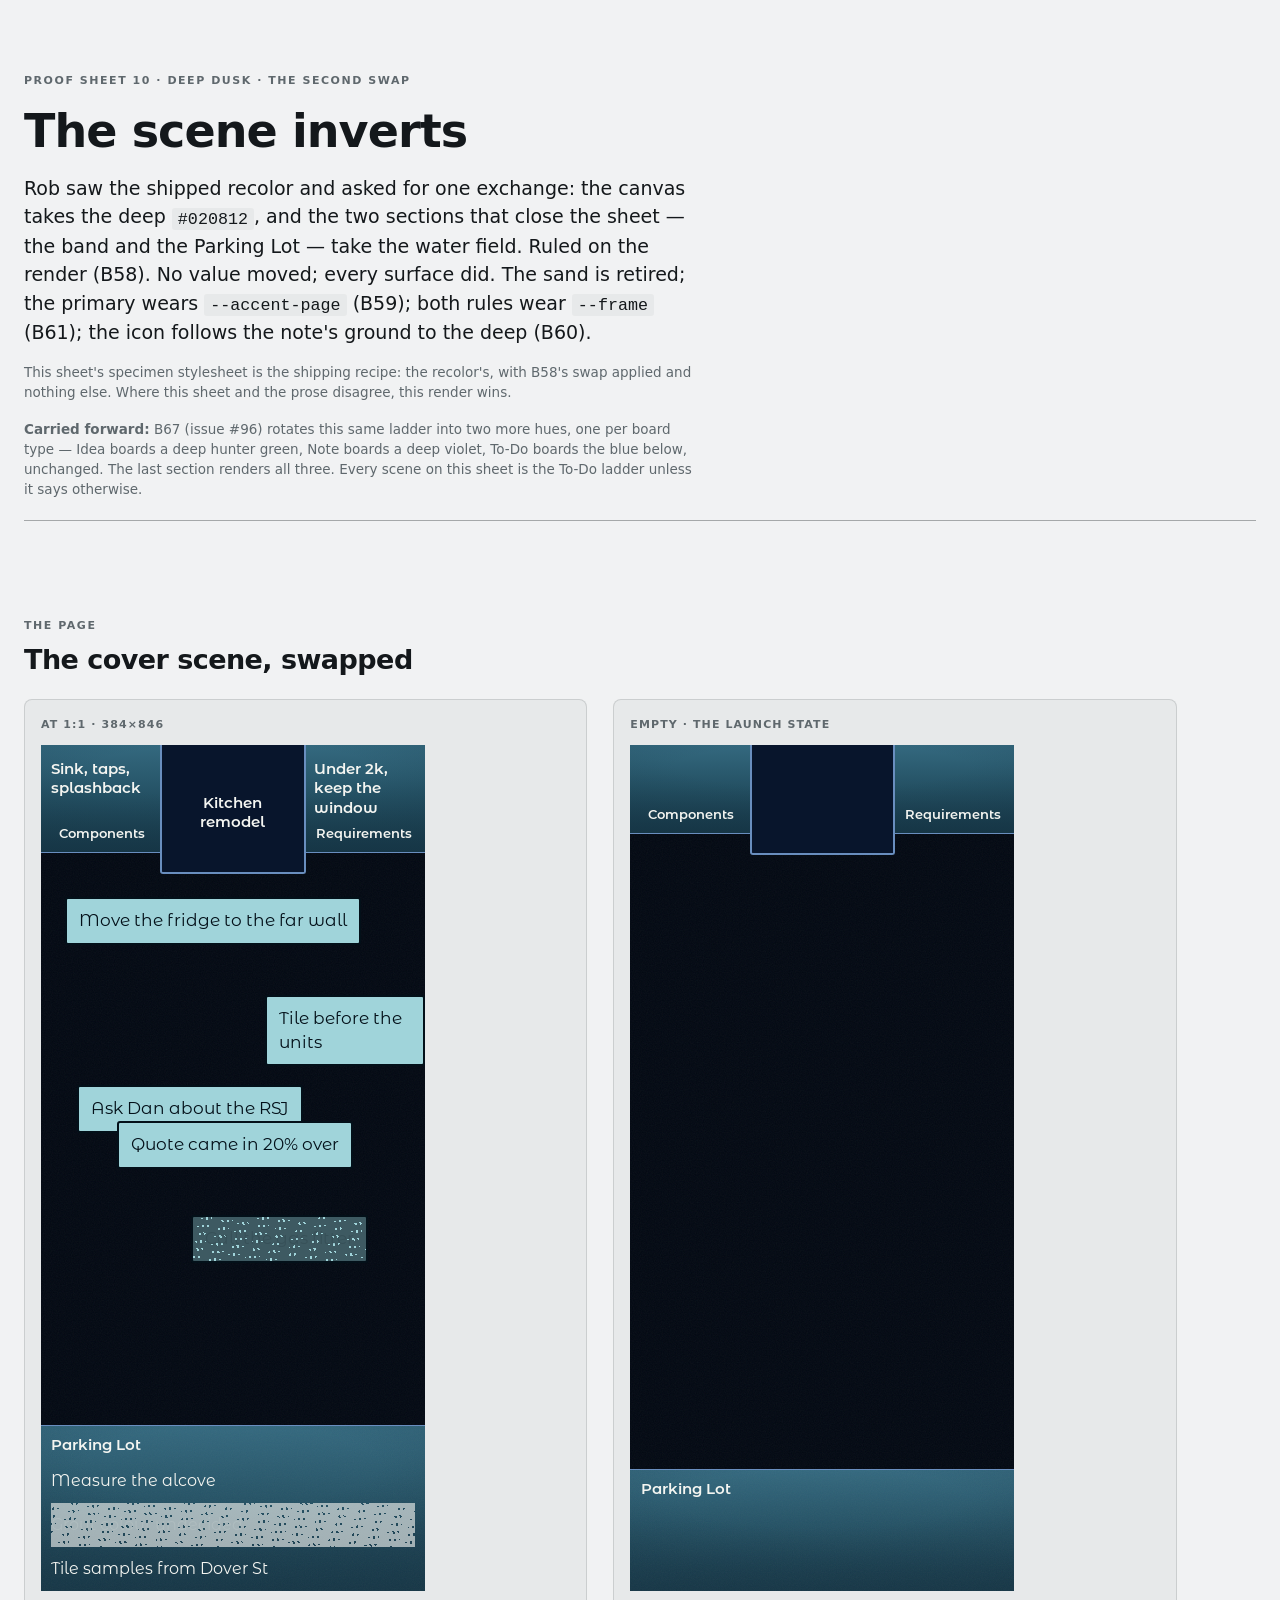
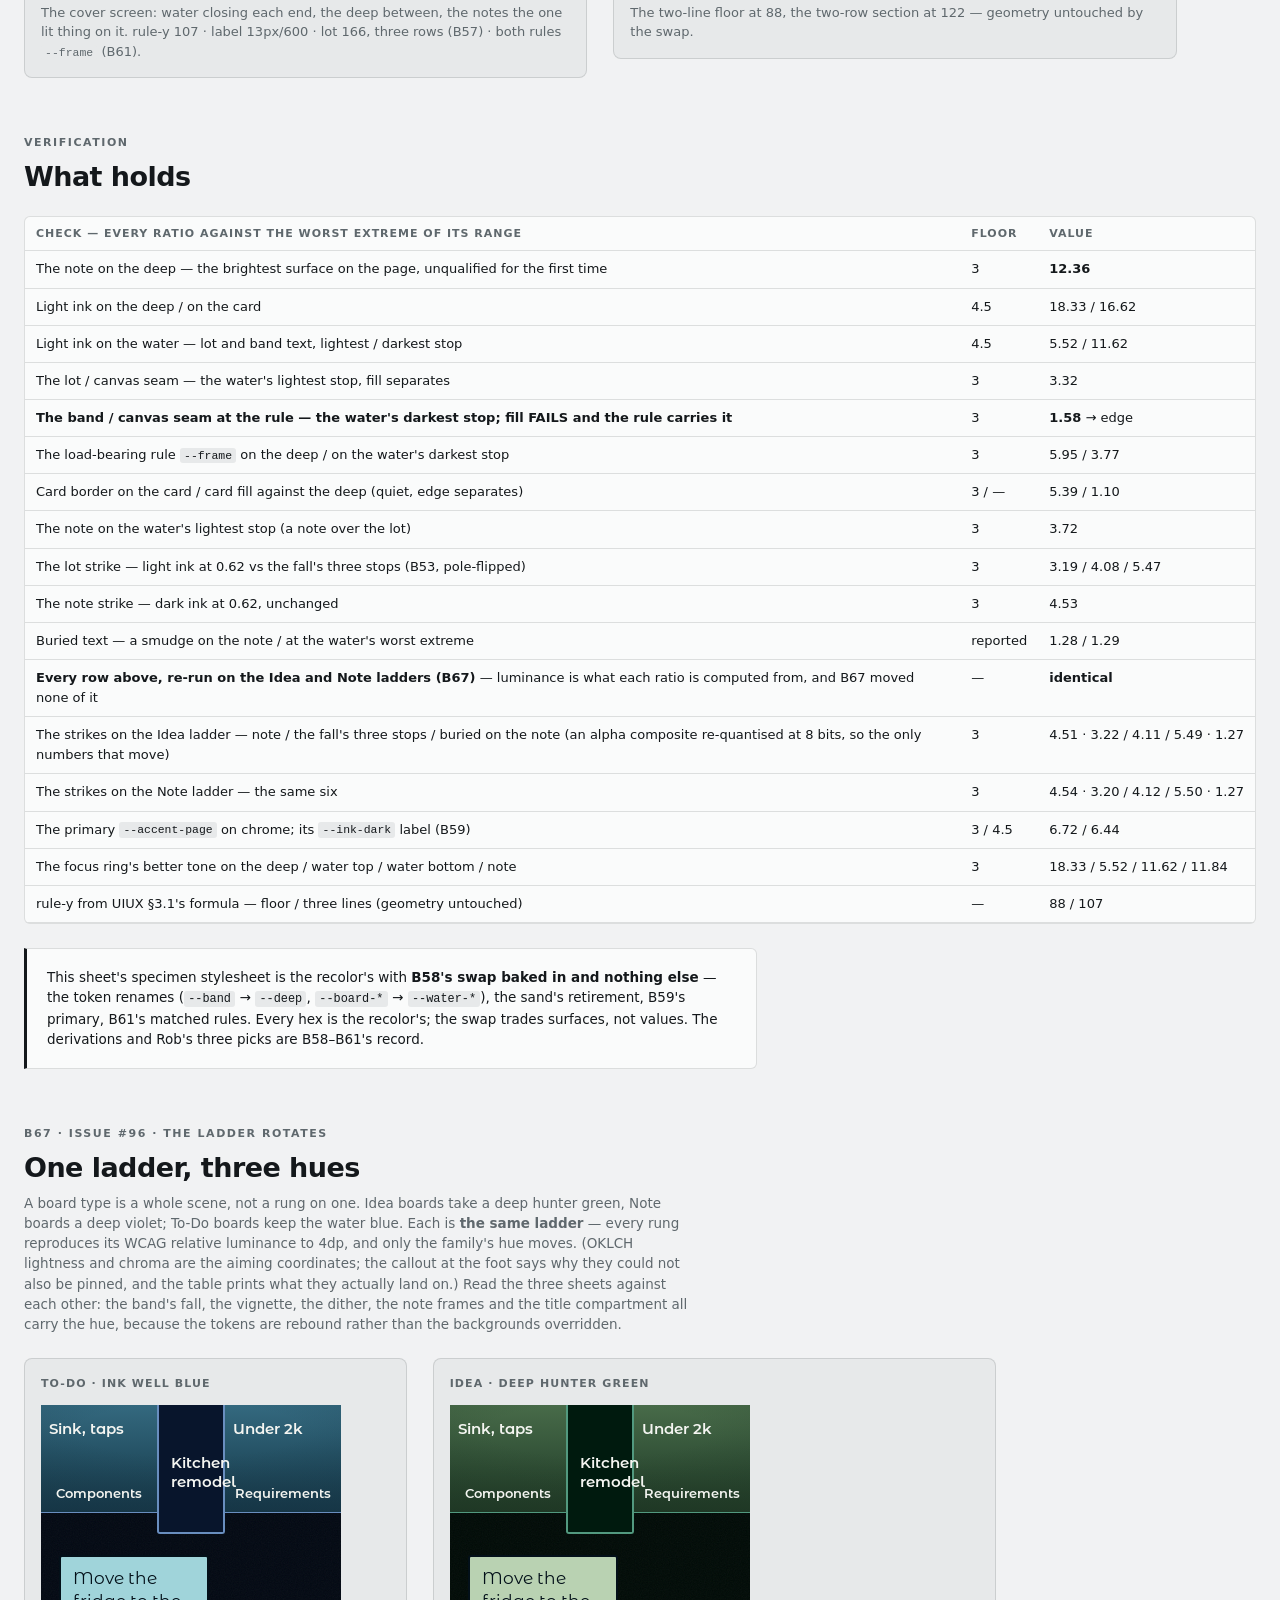
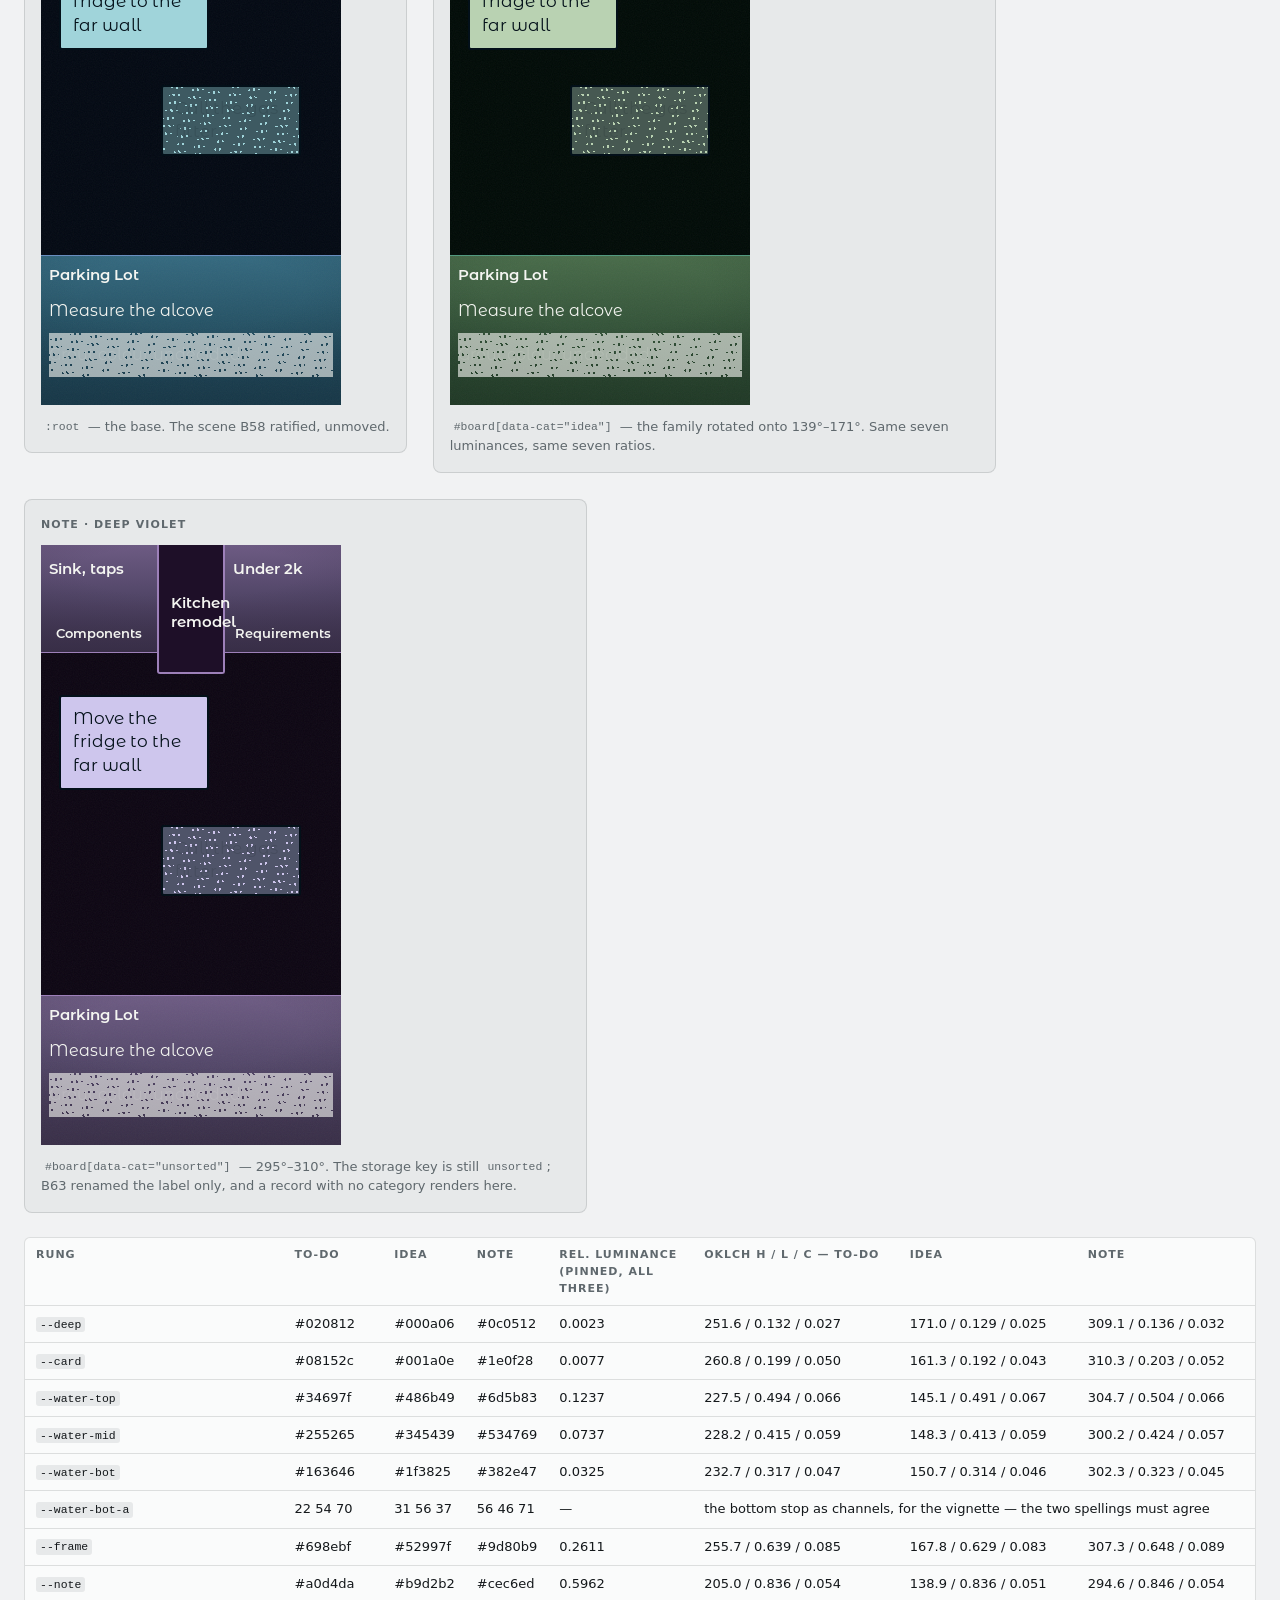
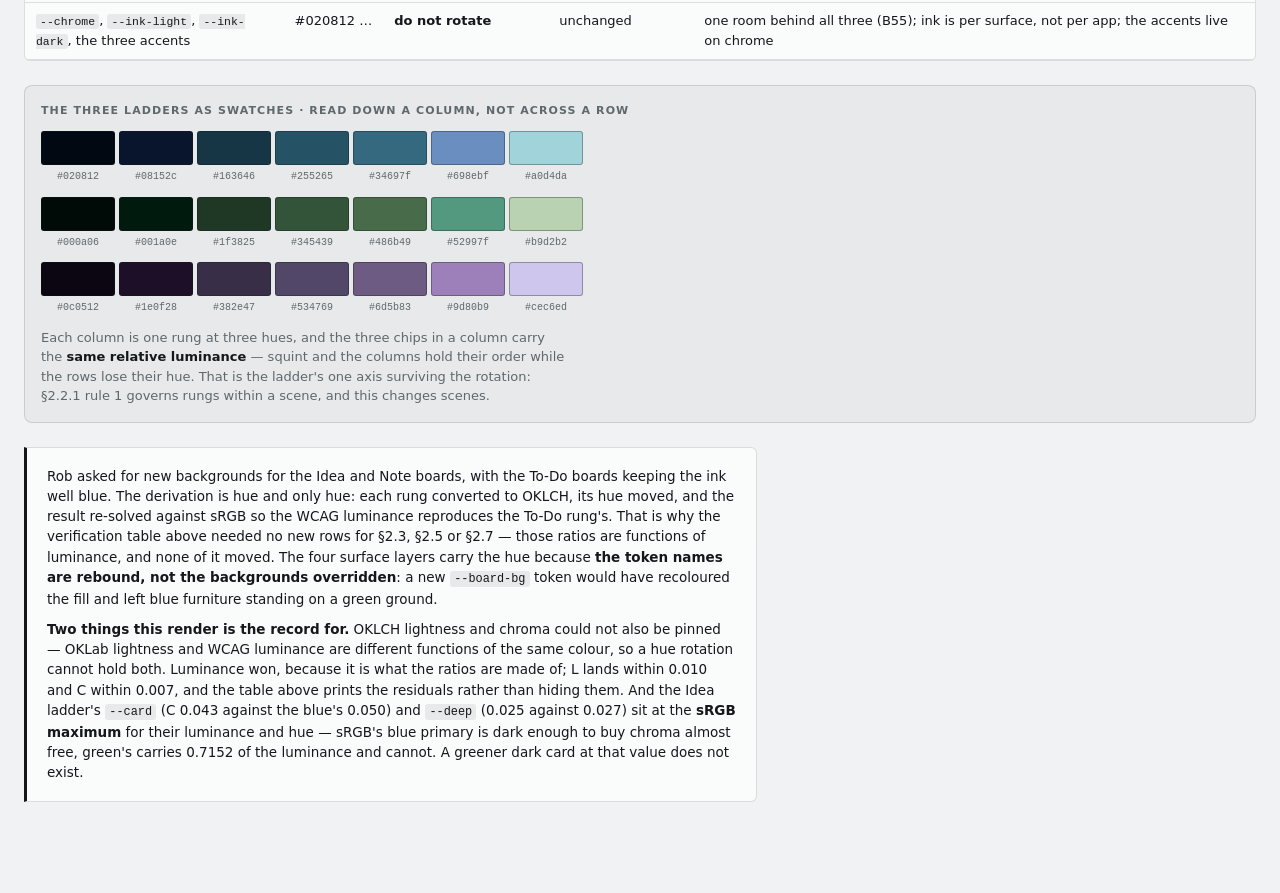
<file: docs/proofs/proof-10-the-second-swap.html>
<!doctype html><html><head><meta charset=utf8><meta name=viewport content="width=device-width,initial-scale=1">
<title>Proof sheet 10 — The Second Swap</title>
<style>
@font-face{font-family:'MA';font-style:normal;font-weight:400;font-display:swap;src:url(../../fonts/MontserratAlternates-400.woff2) format('woff2');}
@font-face{font-family:'MA';font-style:normal;font-weight:600;font-display:swap;src:url(../../fonts/MontserratAlternates-600.woff2) format('woff2');}
@font-face{font-family:'MA';font-style:normal;font-weight:800;font-display:swap;src:url(../../fonts/MontserratAlternates-800.woff2) format('woff2');}

:root{--pg-ground:#F1F2F3;--pg-panel:#FAFBFB;--pg-sunk:#E7E9EA;--pg-ink:#14181B;--pg-mute:#5F686D;
  --pg-rule:rgb(20 24 27 / .13);--pg-rule-hi:rgb(20 24 27 / .34);}
@media (prefers-color-scheme:dark){:root{
  --pg-ground:#111417;--pg-panel:#181C1F;--pg-sunk:#0C0F11;--pg-ink:#E6EAEC;--pg-mute:#949DA3;
  --pg-rule:rgb(230 234 236 / .15);--pg-rule-hi:rgb(230 234 236 / .36);}}
*{box-sizing:border-box;}
body{margin:0;background:var(--pg-ground);color:var(--pg-ink);
  font-family:system-ui,-apple-system,"Segoe UI",Roboto,sans-serif;font-size:16px;line-height:1.55;
  -webkit-font-smoothing:antialiased;}
.wrap{max-width:1400px;margin:0 auto;padding:0 24px 96px;}
.col{max-width:66ch;}
h1,h2{text-wrap:balance;margin:0;line-height:1.15;letter-spacing:-.02em;}
h1{font-size:clamp(30px,5vw,46px);font-weight:700;}
h2{font-size:clamp(21px,3vw,27px);font-weight:650;}
p{margin:0;}
code{font-family:ui-monospace,SFMono-Regular,Menlo,monospace;font-size:.88em;background:var(--pg-sunk);
  padding:.1em .36em;border-radius:3px;}
.eyebrow{font-size:11px;font-weight:700;letter-spacing:.14em;text-transform:uppercase;color:var(--pg-mute);}
.lede{font-size:19px;line-height:1.5;}
.muted{color:var(--pg-mute);} .small{font-size:13.5px;line-height:1.5;}
header.masthead{padding:72px 0 40px;display:flex;flex-direction:column;gap:20px;}
header.masthead .col{display:flex;flex-direction:column;gap:16px;}
hr.rule{border:0;border-top:1px solid var(--pg-rule-hi);margin:0;}
section{padding:56px 0 0;display:flex;flex-direction:column;gap:24px;}
.sec-head{display:flex;flex-direction:column;gap:10px;max-width:66ch;}
table{border-collapse:collapse;width:100%;font-size:13px;}
th,td{text-align:left;padding:8px 11px;border-bottom:1px solid var(--pg-rule);vertical-align:top;}
th{font-size:11px;font-weight:700;letter-spacing:.09em;text-transform:uppercase;color:var(--pg-mute);}
td.num{font-variant-numeric:tabular-nums;white-space:nowrap;}
.scroll{overflow-x:auto;background:var(--pg-panel);border:1px solid var(--pg-rule);border-radius:6px;}
figcaption{font-size:13px;line-height:1.5;color:var(--pg-mute);max-width:64ch;}
figcaption b{color:var(--pg-ink);font-weight:650;}
.specimens{display:flex;flex-wrap:wrap;gap:26px;align-items:flex-start;}
.mount{background:var(--pg-sunk);border:1px solid var(--pg-rule);border-radius:8px;padding:16px;
  display:inline-flex;flex-direction:column;gap:12px;align-items:flex-start;max-width:100%;overflow-x:auto;}
.mount .tag{font-size:11px;font-weight:700;letter-spacing:.1em;text-transform:uppercase;color:var(--pg-mute);}
.callout{background:var(--pg-panel);border:1px solid var(--pg-rule);border-left:3px solid var(--pg-ink);
  border-radius:0 6px 6px 0;padding:18px 20px;display:flex;flex-direction:column;gap:10px;max-width:72ch;}

/* ================= the specimen — B58's scene, the stylesheet that ships =================
   The recolor's stylesheet with the second swap applied and nothing else: the canvas is
   the deep, the band and the lot close both ends in the water field, the sand is gone,
   the primary wears --accent-page (B59), both rules wear --frame (B61). */
.sheet{position:relative;overflow:hidden;flex:none;width:var(--w);height:var(--h);
  font-family:'MA',system-ui,sans-serif;
  --gutter:2.6667%;--card-gap:8px;
  --card-w:min(37.7778%, calc(100% - 2 * (2.6667% + 100px + 8px)));
  --card-l:calc((100% - var(--card-w)) / 2);
  --band-top:14px;
  --ink-light:#f4f5f1;--ink-dark:#031019;
  --deep:#020812;--card:#08152c;--frame:#698ebf;--note:#a0d4da;
  --water-top:#34697f;--water-mid:#255265;--water-bot:#163646;--water-bot-a:22 54 70;
  background:var(--deep);}
.on-dark{--ink:var(--ink-light);--ink-a:244 245 241;}
.on-light{--ink:var(--ink-dark);--ink-a:3 16 25;}

/* B67 (issue #96) — the ladder rotates with the board type. The same seven
   rungs at two more hues: WCAG luminance PINNED to the To-Do rung's, hue moved,
   OKLCH lightness and chroma held as closely as 8 bits allow (they are the
   aiming coordinates, not the pinned ones — the table below prints all three
   ladders' real L and C). Nothing below this line overrides a
   background — the token NAMES are rebound, so the flat fill, the dither, the
   band's vignette over its fall and the lot mirroring it all carry the new hue
   through the var() they already read. --chrome, the ink poles and the accents
   do not rotate. To-Do needs no block: To-Do is the base. */
.sheet[data-cat="idea"]{
  --deep:#000a06;--card:#001a0e;--frame:#52997f;--note:#b9d2b2;
  --water-top:#486b49;--water-mid:#345439;--water-bot:#1f3825;--water-bot-a:31 56 37;}
.sheet[data-cat="unsorted"]{
  --deep:#0c0512;--card:#1e0f28;--frame:#9d80b9;--note:#cec6ed;
  --water-top:#6d5b83;--water-mid:#534769;--water-bot:#382e47;--water-bot-a:56 46 71;}
.swatches{display:flex;flex-wrap:wrap;gap:4px;}
.sw{display:flex;flex-direction:column;gap:4px;align-items:center;font-size:10px;
  font-family:ui-monospace,SFMono-Regular,Menlo,monospace;color:var(--pg-mute);}
.sw i{display:block;width:74px;height:34px;border-radius:3px;border:1px solid var(--pg-rule-hi);}

.sheet::before{content:"";position:absolute;inset:0;z-index:0;opacity:.055;
  background-image:url("data:image/svg+xml;utf8,<svg xmlns='http://www.w3.org/2000/svg' width='160' height='160'><filter id='n'><feTurbulence type='fractalNoise' baseFrequency='0.86' numOctaves='4' stitchTiles='stitch'/></filter><rect width='160' height='160' filter='url(%23n)'/></svg>");}

.band-fill{position:absolute;left:0;right:0;top:0;height:var(--rule-y);z-index:0;pointer-events:none;
  background:
    radial-gradient(118% 76% at 50% 24%, rgb(0 0 0 / 0) 32%, rgb(var(--water-bot-a) / .72) 128%),
    linear-gradient(180deg, var(--water-top) 0%, var(--water-mid) 46%, var(--water-bot) 100%);}
.sheet .band-rule{position:absolute;left:0;right:0;top:var(--rule-y);height:1px;
  background:var(--frame);z-index:3;}
.sheet .band-zone{position:absolute;top:0;height:var(--rule-y);pointer-events:none;z-index:1;}
.sheet .band-label{position:absolute;left:0;right:0;width:auto;text-align:center;bottom:10px;
  font-size:13px;font-weight:600;line-height:1.3;color:var(--ink);}
.sheet .band-zone .anchor{position:absolute;left:0;right:0;top:var(--band-top);font-size:15px;
  font-weight:600;line-height:1.3;color:var(--ink);white-space:pre-wrap;overflow-wrap:break-word;}
.sheet .zone-components{left:var(--gutter);right:calc(100% - var(--card-l) + var(--card-gap));}
.sheet .zone-requirements{left:calc(var(--card-l) + var(--card-w) + var(--card-gap));right:var(--gutter);}

.sheet .anchor-title{position:absolute;z-index:4;left:var(--card-l);width:var(--card-w);top:0;
  display:flex;flex-direction:column;justify-content:center;padding:calc(var(--band-top) + 6px) 12px 12px;
  border:2px solid var(--frame);border-top:0;border-radius:0 0 3px 3px;background:var(--card);
  text-align:center;font-size:15px;font-weight:600;line-height:1.3;color:var(--ink);
  min-height:calc(var(--rule-y) + 22px);}

.sheet .lot{position:absolute;z-index:2;left:0;right:0;bottom:0;height:var(--lot-h);
  background:
    radial-gradient(118% 76% at 50% 24%, rgb(0 0 0 / 0) 32%, rgb(var(--water-bot-a) / .72) 128%),
    linear-gradient(180deg, var(--water-top) 0%, var(--water-mid) 46%, var(--water-bot) 100%);
  background-size:100% 100%;}
.sheet .lot::after{content:"";position:absolute;inset:0;opacity:.05;pointer-events:none;
  background-image:url("data:image/svg+xml;utf8,<svg xmlns='http://www.w3.org/2000/svg' width='160' height='160'><filter id='n'><feTurbulence type='fractalNoise' baseFrequency='0.86' numOctaves='4' stitchTiles='stitch'/></filter><rect width='160' height='160' filter='url(%23n)'/></svg>");}
.sheet .lot-rule{position:absolute;left:0;right:0;top:0;height:1px;background:var(--frame);z-index:1;}
.sheet .lot-header{position:absolute;left:var(--gutter);top:8px;font-size:15px;font-weight:600;color:var(--ink);z-index:1;}
.sheet .lot-items{position:absolute;left:var(--gutter);right:var(--gutter);top:34px;bottom:0;overflow:hidden;z-index:1;}
.sheet .lot-item{position:relative;min-height:44px;display:flex;align-items:center;}
.sheet .lot-text{position:relative;z-index:1;display:block;width:100%;font-size:16px;line-height:1.45;
  color:var(--ink);padding:2px 0;white-space:pre-wrap;overflow-wrap:break-word;}
.sheet .note{position:absolute;transform-origin:top left;z-index:3;}
.sheet .note-text{position:relative;z-index:1;display:block;width:max-content;
  max-width:var(--note-max-w,none);padding:10px 12px;border:2px solid var(--ink);border-radius:3px;
  background:var(--note);color:var(--ink);font-size:17px;line-height:1.4;
  white-space:pre-wrap;overflow-wrap:break-word;}
.sheet .scratch{position:absolute;inset:0;z-index:2;pointer-events:none;opacity:.62;border-radius:3px;
  background:
    repeating-linear-gradient(8deg,var(--ink) 0 5px,transparent 5px 8px),
    repeating-linear-gradient(-14deg,var(--ink) 0 4px,transparent 4px 7px),
    repeating-linear-gradient(79deg,var(--ink) 0 3px,transparent 3px 5px);}
.sheet .complete .note-text,.sheet .complete .lot-text{color:rgb(var(--ink-a) / .12);}
</style></head><body>
<div class="wrap">
  <header class="masthead">
    <div class="col">
      <div class="eyebrow">Proof sheet 10 &middot; deep dusk &middot; the second swap</div>
      <h1>The scene inverts</h1>
      <p class="lede">Rob saw the shipped recolor and asked for one exchange: the canvas takes
      the deep <code>#020812</code>, and the two sections that close the sheet — the band and
      the Parking Lot — take the water field. Ruled on the render (B58). No value moved;
      every surface did. The sand is retired; the primary wears <code>--accent-page</code>
      (B59); both rules wear <code>--frame</code> (B61); the icon follows the note's ground
      to the deep (B60).</p>
      <p class="small muted">This sheet's specimen stylesheet is the shipping recipe: the
      recolor's, with B58's swap applied and nothing else. Where this sheet and the prose
      disagree, this render wins.</p>
      <p class="small muted"><b>Carried forward:</b> B67 (issue&nbsp;#96) rotates this same
      ladder into two more hues, one per board type — Idea boards a deep hunter green, Note
      boards a deep violet, To-Do boards the blue below, unchanged. The last section renders
      all three. Every scene on this sheet is the To-Do ladder unless it says otherwise.</p>
    </div>
    <hr class="rule">
  </header>

  <section>
    <div class="sec-head">
      <div class="eyebrow">The page</div>
      <h2>The cover scene, swapped</h2>
    </div>
    <div class="specimens">
      <div class="mount">
        <div class="tag">At 1:1 &middot; 384&times;846</div>
        <div class="sheet on-dark" style="--w:384px;--h:846px;--rule-y:107px;--lot-h:166px">
          <div class="band-fill"></div>
          <div class="band-zone zone-components"><div class="anchor">Sink, taps, splashback</div><div class="band-label">Components</div></div>
          <div class="band-zone zone-requirements"><div class="anchor">Under 2k, keep the window</div><div class="band-label">Requirements</div></div>
          <div class="band-rule"></div>
          <div class="anchor-title">Kitchen remodel</div>
          <div class="note" style="left:24px;top:152px"><div class="note-text on-light">Move the fridge to the far wall</div></div>
          <div class="note" style="left:224px;top:250px;--note-max-w:160px"><div class="note-text on-light">Tile before the units</div></div>
          <div class="note" style="left:36px;top:340px"><div class="note-text on-light">Ask Dan about the RSJ</div></div>
          <div class="note" style="left:76px;top:376px"><div class="note-text on-light">Quote came in 20% over</div></div>
          <div class="note complete on-light" style="left:150px;top:470px"><div class="note-text">Call the gas fitter</div><div class="scratch"></div></div>
          <div class="lot">
            <div class="lot-rule"></div>
            <div class="lot-header">Parking Lot</div>
            <div class="lot-items">
              <div class="lot-item"><div class="lot-text">Measure the alcove</div></div>
              <div class="lot-item complete"><div class="lot-text">Grout colour undecided</div><div class="scratch" style="border-radius:0"></div></div>
              <div class="lot-item"><div class="lot-text">Tile samples from Dover St</div></div>
            </div>
          </div>
        </div>
        <figcaption>The cover screen: water closing each end, the deep between, the notes
        the one lit thing on it. rule-y 107 &middot; label 13px/600 &middot; lot 166, three
        rows (B57) &middot; both rules <code>--frame</code> (B61).</figcaption>
      </div>
      <div class="mount">
        <div class="tag">Empty &middot; the launch state</div>
        <div class="sheet on-dark" style="--w:384px;--h:846px;--rule-y:88px;--lot-h:122px">
          <div class="band-fill"></div>
          <div class="band-zone zone-components"><div class="band-label">Components</div></div>
          <div class="band-zone zone-requirements"><div class="band-label">Requirements</div></div>
          <div class="band-rule"></div>
          <div class="anchor-title"></div>
          <div class="lot">
            <div class="lot-rule"></div>
            <div class="lot-header">Parking Lot</div>
          </div>
        </div>
        <figcaption>The two-line floor at 88, the two-row section at 122 — geometry untouched
        by the swap.</figcaption>
      </div>
    </div>
  </section>

  <section>
    <div class="sec-head">
      <div class="eyebrow">Verification</div>
      <h2>What holds</h2>
    </div>
    <div class="scroll"><table>
      <tr><th>Check — every ratio against the worst extreme of its range</th><th>Floor</th><th>Value</th></tr>
      <tr><td>The note on the deep — the brightest surface on the page, unqualified for the first time</td><td class="num">3</td><td class="num"><b>12.36</b></td></tr>
      <tr><td>Light ink on the deep / on the card</td><td class="num">4.5</td><td class="num">18.33 / 16.62</td></tr>
      <tr><td>Light ink on the water — lot and band text, lightest / darkest stop</td><td class="num">4.5</td><td class="num">5.52 / 11.62</td></tr>
      <tr><td>The lot / canvas seam — the water's lightest stop, fill separates</td><td class="num">3</td><td class="num">3.32</td></tr>
      <tr><td><b>The band / canvas seam at the rule — the water's darkest stop; fill FAILS and the rule carries it</b></td><td class="num">3</td><td class="num"><b>1.58</b> → edge</td></tr>
      <tr><td>The load-bearing rule <code>--frame</code> on the deep / on the water's darkest stop</td><td class="num">3</td><td class="num">5.95 / 3.77</td></tr>
      <tr><td>Card border on the card / card fill against the deep (quiet, edge separates)</td><td class="num">3 / —</td><td class="num">5.39 / 1.10</td></tr>
      <tr><td>The note on the water's lightest stop (a note over the lot)</td><td class="num">3</td><td class="num">3.72</td></tr>
      <tr><td>The lot strike — light ink at 0.62 vs the fall's three stops (B53, pole-flipped)</td><td class="num">3</td><td class="num">3.19 / 4.08 / 5.47</td></tr>
      <tr><td>The note strike — dark ink at 0.62, unchanged</td><td class="num">3</td><td class="num">4.53</td></tr>
      <tr><td>Buried text — a smudge on the note / at the water's worst extreme</td><td class="num">reported</td><td class="num">1.28 / 1.29</td></tr>
      <tr><td><b>Every row above, re-run on the Idea and Note ladders (B67)</b> — luminance is what each ratio is computed from, and B67 moved none of it</td><td class="num">—</td><td class="num"><b>identical</b></td></tr>
      <tr><td>The strikes on the Idea ladder — note / the fall's three stops / buried on the note (an alpha composite re-quantised at 8 bits, so the only numbers that move)</td><td class="num">3</td><td class="num">4.51 &middot; 3.22 / 4.11 / 5.49 &middot; 1.27</td></tr>
      <tr><td>The strikes on the Note ladder — the same six</td><td class="num">3</td><td class="num">4.54 &middot; 3.20 / 4.12 / 5.50 &middot; 1.27</td></tr>
      <tr><td>The primary <code>--accent-page</code> on chrome; its <code>--ink-dark</code> label (B59)</td><td class="num">3 / 4.5</td><td class="num">6.72 / 6.44</td></tr>
      <tr><td>The focus ring's better tone on the deep / water top / water bottom / note</td><td class="num">3</td><td class="num">18.33 / 5.52 / 11.62 / 11.84</td></tr>
      <tr><td>rule-y from UIUX §3.1's formula — floor / three lines (geometry untouched)</td><td class="num">—</td><td class="num">88 / 107</td></tr>
    </table></div>
    <div class="callout">
      <p class="small">This sheet's specimen stylesheet is the recolor's with <b>B58's swap
      baked in and nothing else</b> — the token renames (<code>--band</code> →
      <code>--deep</code>, <code>--board-*</code> → <code>--water-*</code>), the sand's
      retirement, B59's primary, B61's matched rules. Every hex is the recolor's; the swap
      trades surfaces, not values. The derivations and Rob's three picks are B58–B61's
      record.</p>
    </div>
  </section>

  <section>
    <div class="sec-head">
      <div class="eyebrow">B67 &middot; issue #96 &middot; the ladder rotates</div>
      <h2>One ladder, three hues</h2>
      <p class="small muted">A board type is a whole scene, not a rung on one. Idea boards
      take a deep hunter green, Note boards a deep violet; To-Do boards keep the water blue.
      Each is <b>the same ladder</b> &mdash; every rung reproduces its WCAG relative
      luminance to 4dp, and only the family's hue moves. (OKLCH lightness and chroma are
      the aiming coordinates; the callout at the foot says why they could not also be
      pinned, and the table prints what they actually land on.) Read the three sheets
      against each other: the band's fall, the vignette, the dither, the note frames and
      the title compartment all carry the hue, because the tokens are rebound rather than
      the backgrounds overridden.</p>
    </div>
    <div class="specimens">
      <div class="mount">
        <div class="tag">To-Do &middot; ink well blue</div>
        <div class="sheet on-dark" style="--w:300px;--h:600px;--rule-y:107px;--lot-h:150px">
          <div class="band-fill"></div>
          <div class="band-zone zone-components"><div class="anchor">Sink, taps</div><div class="band-label">Components</div></div>
          <div class="band-zone zone-requirements"><div class="anchor">Under 2k</div><div class="band-label">Requirements</div></div>
          <div class="band-rule"></div>
          <div class="anchor-title">Kitchen remodel</div>
          <div class="note" style="left:18px;top:150px;--note-max-w:150px"><div class="note-text on-light">Move the fridge to the far wall</div></div>
          <div class="note complete on-light" style="left:120px;top:280px;--note-max-w:140px"><div class="note-text">Call the gas fitter</div><div class="scratch"></div></div>
          <div class="lot">
            <div class="lot-rule"></div>
            <div class="lot-header">Parking Lot</div>
            <div class="lot-items">
              <div class="lot-item"><div class="lot-text">Measure the alcove</div></div>
              <div class="lot-item complete"><div class="lot-text">Grout colour undecided</div><div class="scratch" style="border-radius:0"></div></div>
            </div>
          </div>
        </div>
        <figcaption><code>:root</code> — the base. The scene B58 ratified, unmoved.</figcaption>
      </div>
      <div class="mount">
        <div class="tag">Idea &middot; deep hunter green</div>
        <div class="sheet on-dark" data-cat="idea" style="--w:300px;--h:600px;--rule-y:107px;--lot-h:150px">
          <div class="band-fill"></div>
          <div class="band-zone zone-components"><div class="anchor">Sink, taps</div><div class="band-label">Components</div></div>
          <div class="band-zone zone-requirements"><div class="anchor">Under 2k</div><div class="band-label">Requirements</div></div>
          <div class="band-rule"></div>
          <div class="anchor-title">Kitchen remodel</div>
          <div class="note" style="left:18px;top:150px;--note-max-w:150px"><div class="note-text on-light">Move the fridge to the far wall</div></div>
          <div class="note complete on-light" style="left:120px;top:280px;--note-max-w:140px"><div class="note-text">Call the gas fitter</div><div class="scratch"></div></div>
          <div class="lot">
            <div class="lot-rule"></div>
            <div class="lot-header">Parking Lot</div>
            <div class="lot-items">
              <div class="lot-item"><div class="lot-text">Measure the alcove</div></div>
              <div class="lot-item complete"><div class="lot-text">Grout colour undecided</div><div class="scratch" style="border-radius:0"></div></div>
            </div>
          </div>
        </div>
        <figcaption><code>#board[data-cat="idea"]</code> &mdash; the family rotated onto
        139&deg;&ndash;171&deg;. Same seven luminances, same seven ratios.</figcaption>
      </div>
      <div class="mount">
        <div class="tag">Note &middot; deep violet</div>
        <div class="sheet on-dark" data-cat="unsorted" style="--w:300px;--h:600px;--rule-y:107px;--lot-h:150px">
          <div class="band-fill"></div>
          <div class="band-zone zone-components"><div class="anchor">Sink, taps</div><div class="band-label">Components</div></div>
          <div class="band-zone zone-requirements"><div class="anchor">Under 2k</div><div class="band-label">Requirements</div></div>
          <div class="band-rule"></div>
          <div class="anchor-title">Kitchen remodel</div>
          <div class="note" style="left:18px;top:150px;--note-max-w:150px"><div class="note-text on-light">Move the fridge to the far wall</div></div>
          <div class="note complete on-light" style="left:120px;top:280px;--note-max-w:140px"><div class="note-text">Call the gas fitter</div><div class="scratch"></div></div>
          <div class="lot">
            <div class="lot-rule"></div>
            <div class="lot-header">Parking Lot</div>
            <div class="lot-items">
              <div class="lot-item"><div class="lot-text">Measure the alcove</div></div>
              <div class="lot-item complete"><div class="lot-text">Grout colour undecided</div><div class="scratch" style="border-radius:0"></div></div>
            </div>
          </div>
        </div>
        <figcaption><code>#board[data-cat="unsorted"]</code> &mdash; 295&deg;&ndash;310&deg;. The
        storage key is still <code>unsorted</code>; B63 renamed the label only, and a
        record with no category renders here.</figcaption>
      </div>
    </div>

    <div class="scroll"><table>
      <tr><th>Rung</th><th>To-Do</th><th>Idea</th><th>Note</th><th>Rel. luminance<br>(pinned, all three)</th><th>OKLCH H / L / C &mdash; To-Do</th><th>Idea</th><th>Note</th></tr>
      <tr><td><code>--deep</code></td><td class="num">#020812</td><td class="num">#000a06</td><td class="num">#0c0512</td><td class="num">0.0023</td><td class="num">251.6 / 0.132 / 0.027</td><td class="num">171.0 / 0.129 / 0.025</td><td class="num">309.1 / 0.136 / 0.032</td></tr>
      <tr><td><code>--card</code></td><td class="num">#08152c</td><td class="num">#001a0e</td><td class="num">#1e0f28</td><td class="num">0.0077</td><td class="num">260.8 / 0.199 / 0.050</td><td class="num">161.3 / 0.192 / 0.043</td><td class="num">310.3 / 0.203 / 0.052</td></tr>
      <tr><td><code>--water-top</code></td><td class="num">#34697f</td><td class="num">#486b49</td><td class="num">#6d5b83</td><td class="num">0.1237</td><td class="num">227.5 / 0.494 / 0.066</td><td class="num">145.1 / 0.491 / 0.067</td><td class="num">304.7 / 0.504 / 0.066</td></tr>
      <tr><td><code>--water-mid</code></td><td class="num">#255265</td><td class="num">#345439</td><td class="num">#534769</td><td class="num">0.0737</td><td class="num">228.2 / 0.415 / 0.059</td><td class="num">148.3 / 0.413 / 0.059</td><td class="num">300.2 / 0.424 / 0.057</td></tr>
      <tr><td><code>--water-bot</code></td><td class="num">#163646</td><td class="num">#1f3825</td><td class="num">#382e47</td><td class="num">0.0325</td><td class="num">232.7 / 0.317 / 0.047</td><td class="num">150.7 / 0.314 / 0.046</td><td class="num">302.3 / 0.323 / 0.045</td></tr>
      <tr><td><code>--water-bot-a</code></td><td class="num">22 54 70</td><td class="num">31 56 37</td><td class="num">56 46 71</td><td class="num">&mdash;</td><td colspan="3">the bottom stop as channels, for the vignette &mdash; the two spellings must agree</td></tr>
      <tr><td><code>--frame</code></td><td class="num">#698ebf</td><td class="num">#52997f</td><td class="num">#9d80b9</td><td class="num">0.2611</td><td class="num">255.7 / 0.639 / 0.085</td><td class="num">167.8 / 0.629 / 0.083</td><td class="num">307.3 / 0.648 / 0.089</td></tr>
      <tr><td><code>--note</code></td><td class="num">#a0d4da</td><td class="num">#b9d2b2</td><td class="num">#cec6ed</td><td class="num">0.5962</td><td class="num">205.0 / 0.836 / 0.054</td><td class="num">138.9 / 0.836 / 0.051</td><td class="num">294.6 / 0.846 / 0.054</td></tr>
      <tr><td><code>--chrome</code>, <code>--ink-light</code>, <code>--ink-dark</code>, the three accents</td><td class="num">#020812 &hellip;</td><td colspan="2" class="num"><b>do not rotate</b></td><td class="num">unchanged</td><td colspan="3">one room behind all three (B55); ink is per surface, not per app; the accents live on chrome</td></tr>
    </table></div>

    <div class="specimens">
      <div class="mount" style="width:100%">
        <div class="tag">The three ladders as swatches &middot; read down a column, not across a row</div>
        <div class="swatches">
          <span class="sw"><i style="background:#020812"></i>#020812</span>
          <span class="sw"><i style="background:#08152c"></i>#08152c</span>
          <span class="sw"><i style="background:#163646"></i>#163646</span>
          <span class="sw"><i style="background:#255265"></i>#255265</span>
          <span class="sw"><i style="background:#34697f"></i>#34697f</span>
          <span class="sw"><i style="background:#698ebf"></i>#698ebf</span>
          <span class="sw"><i style="background:#a0d4da"></i>#a0d4da</span>
        </div>
        <div class="swatches">
          <span class="sw"><i style="background:#000a06"></i>#000a06</span>
          <span class="sw"><i style="background:#001a0e"></i>#001a0e</span>
          <span class="sw"><i style="background:#1f3825"></i>#1f3825</span>
          <span class="sw"><i style="background:#345439"></i>#345439</span>
          <span class="sw"><i style="background:#486b49"></i>#486b49</span>
          <span class="sw"><i style="background:#52997f"></i>#52997f</span>
          <span class="sw"><i style="background:#b9d2b2"></i>#b9d2b2</span>
        </div>
        <div class="swatches">
          <span class="sw"><i style="background:#0c0512"></i>#0c0512</span>
          <span class="sw"><i style="background:#1e0f28"></i>#1e0f28</span>
          <span class="sw"><i style="background:#382e47"></i>#382e47</span>
          <span class="sw"><i style="background:#534769"></i>#534769</span>
          <span class="sw"><i style="background:#6d5b83"></i>#6d5b83</span>
          <span class="sw"><i style="background:#9d80b9"></i>#9d80b9</span>
          <span class="sw"><i style="background:#cec6ed"></i>#cec6ed</span>
        </div>
        <figcaption>Each column is one rung at three hues, and the three chips in a column
        carry the <b>same relative luminance</b> — squint and the columns hold their order
        while the rows lose their hue. That is the ladder's one axis surviving the rotation:
        §2.2.1 rule 1 governs rungs within a scene, and this changes scenes.</figcaption>
      </div>
    </div>

    <div class="callout">
      <p class="small">Rob asked for new backgrounds for the Idea and Note boards, with the
      To-Do boards keeping the ink well blue. The derivation is hue and only hue: each rung
      converted to OKLCH, its hue moved, and the result re-solved against sRGB so the WCAG
      luminance reproduces the To-Do rung's. That is why the verification table above needed
      no new rows for &sect;2.3, &sect;2.5 or &sect;2.7 &mdash; those ratios are functions of
      luminance, and none of it moved. The four surface layers carry the hue because <b>the
      token names are rebound, not the backgrounds overridden</b>: a new
      <code>--board-bg</code> token would have recoloured the fill and left blue furniture
      standing on a green ground.</p>
      <p class="small"><b>Two things this render is the record for.</b> OKLCH lightness and
      chroma could not also be pinned &mdash; OKLab lightness and WCAG luminance are
      different functions of the same colour, so a hue rotation cannot hold both. Luminance
      won, because it is what the ratios are made of; L lands within 0.010 and C within
      0.007, and the table above prints the residuals rather than hiding them. And the Idea
      ladder's <code>--card</code> (C 0.043 against the blue's 0.050) and <code>--deep</code>
      (0.025 against 0.027) sit at the <b>sRGB maximum</b> for their luminance and hue
      &mdash; sRGB's blue primary is dark enough to buy chroma almost free, green's carries
      0.7152 of the luminance and cannot. A greener dark card at that value does not
      exist.</p>
    </div>
  </section>
</div>
</body></html>
</file>
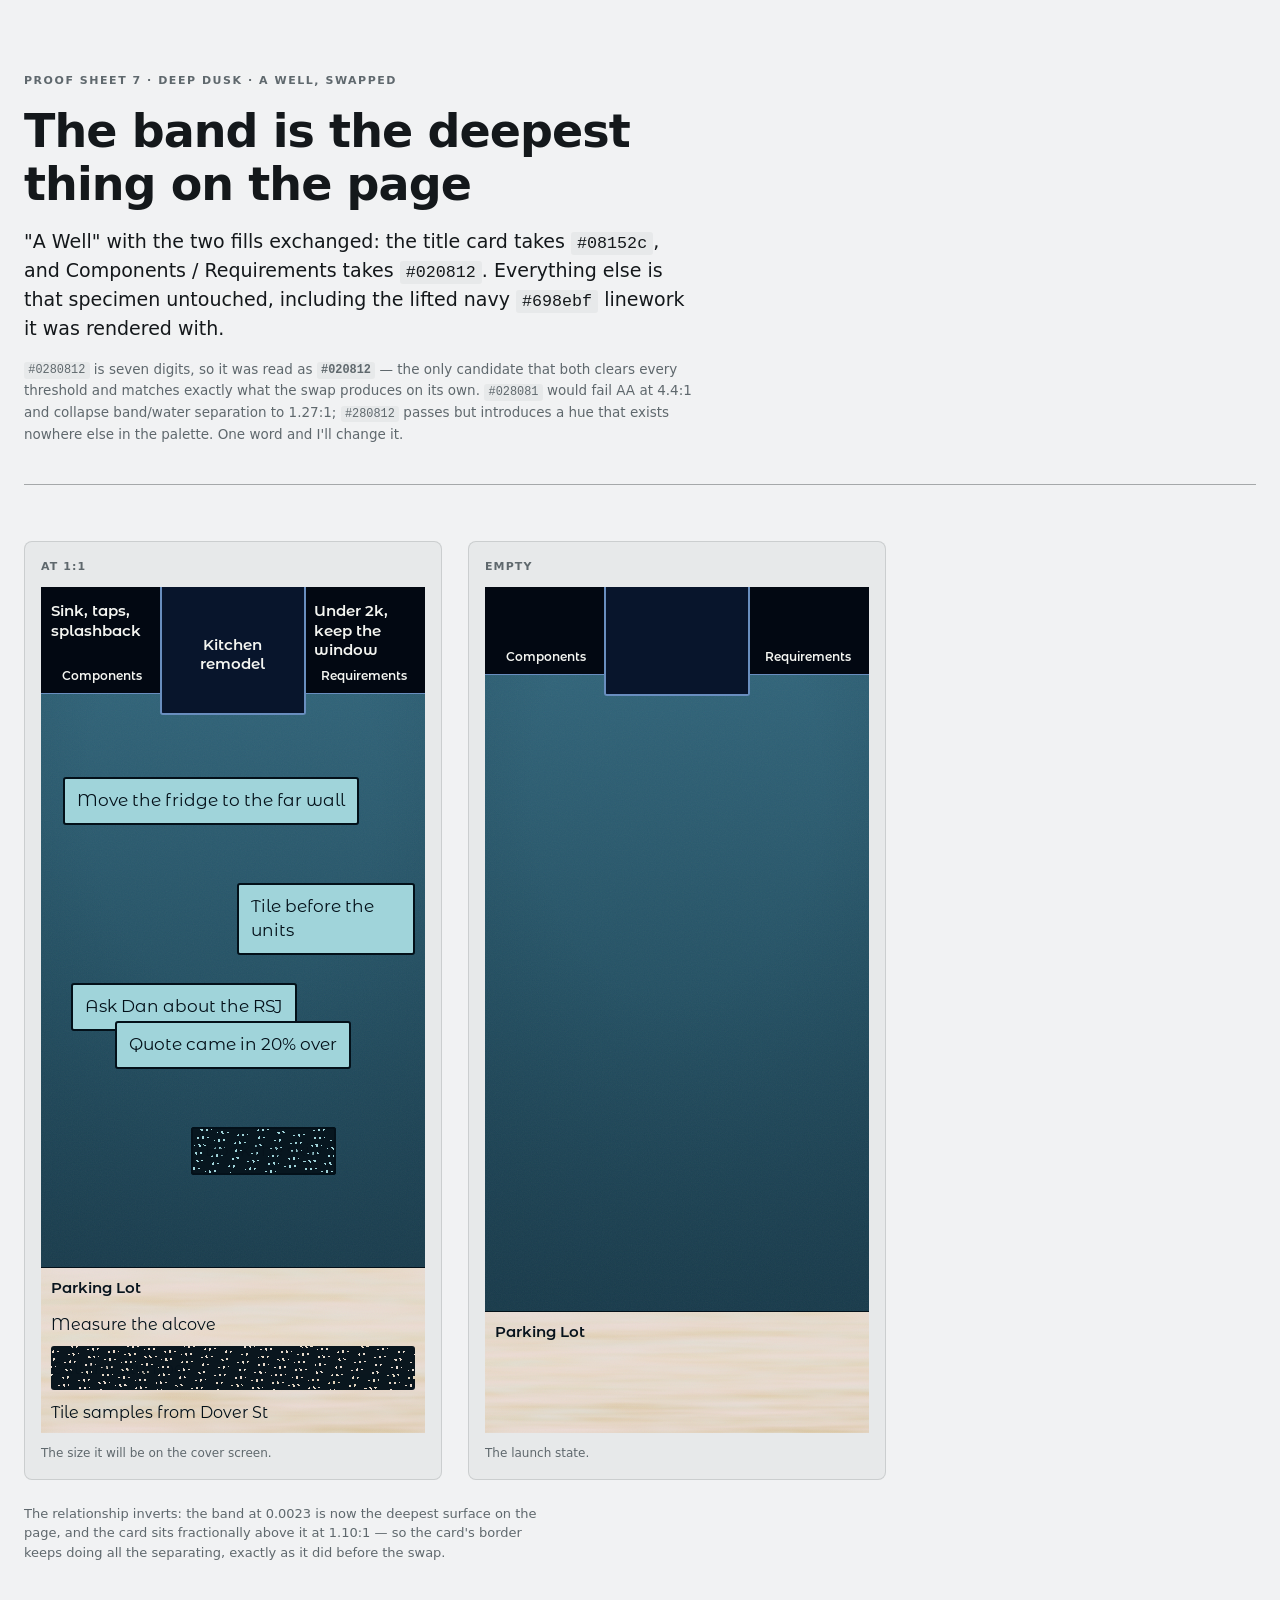
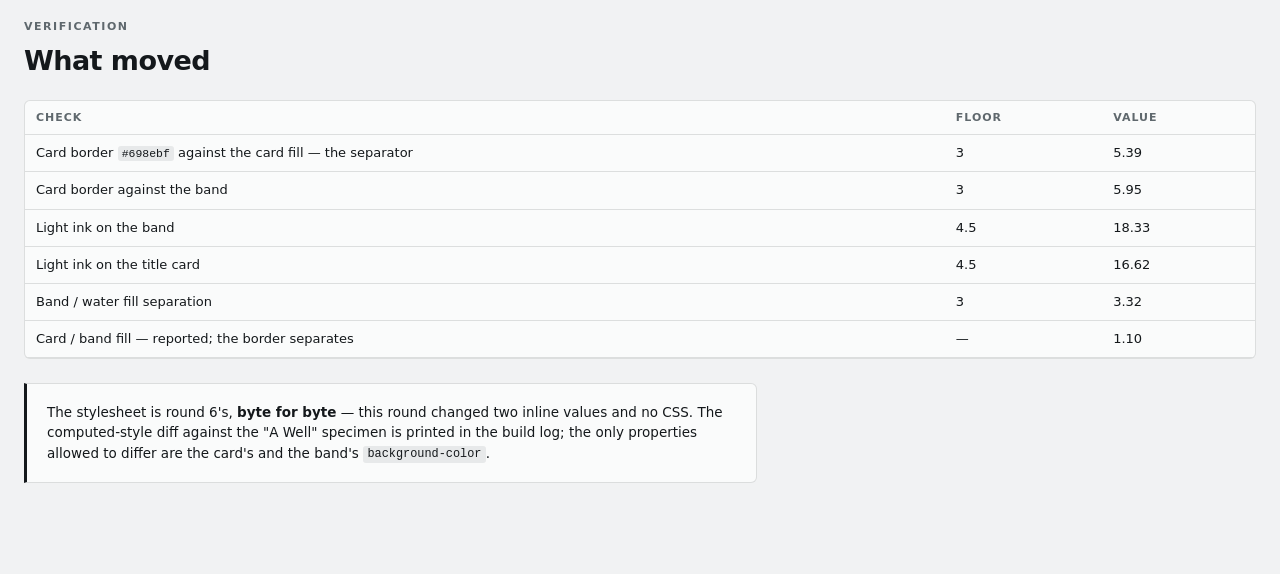
<file: docs/proofs/proof-7-a-well-swapped.html>
<!doctype html><html><head><meta charset=utf8><meta name=viewport content="width=device-width,initial-scale=1"><style>:root{color-scheme:light}body{margin:0;padding:0;font:14px -apple-system,BlinkMacSystemFont,sans-serif;background:#faf9f5;color:#141413}img{max-width:100%}</style></head><body>
<title>A Well, Swapped</title>
<style>
@font-face{font-family:'MA';font-style:normal;font-weight:400;font-display:swap;src:url([data-uri]) format('woff2');}
@font-face{font-family:'MA';font-style:normal;font-weight:600;font-display:swap;src:url([data-uri]) format('woff2');}
@font-face{font-family:'MA';font-style:normal;font-weight:800;font-display:swap;src:url([data-uri]) format('woff2');}

:root{--pg-ground:#F1F2F3;--pg-panel:#FAFBFB;--pg-sunk:#E7E9EA;--pg-ink:#14181B;--pg-mute:#5F686D;
  --pg-rule:rgb(20 24 27 / .13);--pg-rule-hi:rgb(20 24 27 / .34);}
@media (prefers-color-scheme:dark){:root:not([data-theme="light"]){
  --pg-ground:#111417;--pg-panel:#181C1F;--pg-sunk:#0C0F11;--pg-ink:#E6EAEC;--pg-mute:#949DA3;
  --pg-rule:rgb(230 234 236 / .15);--pg-rule-hi:rgb(230 234 236 / .36);}}
:root[data-theme="dark"]{--pg-ground:#111417;--pg-panel:#181C1F;--pg-sunk:#0C0F11;--pg-ink:#E6EAEC;
  --pg-mute:#949DA3;--pg-rule:rgb(230 234 236 / .15);--pg-rule-hi:rgb(230 234 236 / .36);}
*{box-sizing:border-box;}
body{margin:0;background:var(--pg-ground);color:var(--pg-ink);
  font-family:system-ui,-apple-system,"Segoe UI",Roboto,sans-serif;font-size:16px;line-height:1.55;
  -webkit-font-smoothing:antialiased;}
.wrap{max-width:1400px;margin:0 auto;padding:0 24px 96px;}
.col{max-width:66ch;}
h1,h2,h3{text-wrap:balance;margin:0;line-height:1.15;letter-spacing:-.02em;}
h1{font-size:clamp(30px,5vw,46px);font-weight:700;}
h2{font-size:clamp(21px,3vw,27px);font-weight:650;}
h3{font-size:17px;font-weight:650;}
p{margin:0;}
code{font-family:ui-monospace,SFMono-Regular,Menlo,monospace;font-size:.88em;background:var(--pg-sunk);
  padding:.1em .36em;border-radius:3px;}
.eyebrow{font-size:11px;font-weight:700;letter-spacing:.14em;text-transform:uppercase;color:var(--pg-mute);}
.lede{font-size:19px;line-height:1.5;}
.muted{color:var(--pg-mute);} .small{font-size:13.5px;line-height:1.5;} .tnum{font-variant-numeric:tabular-nums;}
header.masthead{padding:72px 0 40px;display:flex;flex-direction:column;gap:20px;}
header.masthead .col{display:flex;flex-direction:column;gap:16px;}
hr.rule{border:0;border-top:1px solid var(--pg-rule-hi);margin:0;}
section{padding:56px 0 0;display:flex;flex-direction:column;gap:24px;}
.sec-head{display:flex;flex-direction:column;gap:10px;max-width:66ch;}
table{border-collapse:collapse;width:100%;font-size:13px;}
th,td{text-align:left;padding:8px 11px;border-bottom:1px solid var(--pg-rule);vertical-align:top;}
th{font-size:11px;font-weight:700;letter-spacing:.09em;text-transform:uppercase;color:var(--pg-mute);}
td.num{font-variant-numeric:tabular-nums;white-space:nowrap;}
.scroll{overflow-x:auto;background:var(--pg-panel);border:1px solid var(--pg-rule);border-radius:6px;}
figcaption{font-size:13px;line-height:1.5;color:var(--pg-mute);max-width:64ch;}
figcaption b{color:var(--pg-ink);font-weight:650;}
.specimens{display:flex;flex-wrap:wrap;gap:26px;align-items:flex-start;}
.mount{background:var(--pg-sunk);border:1px solid var(--pg-rule);border-radius:8px;padding:16px;
  display:inline-flex;flex-direction:column;gap:12px;align-items:flex-start;}
.mount .tag{font-size:11px;font-weight:700;letter-spacing:.1em;text-transform:uppercase;color:var(--pg-mute);}
.mount .sub{font-size:12px;color:var(--pg-mute);max-width:34ch;line-height:1.45;}
.mount .hexes{font-family:ui-monospace,Menlo,monospace;font-size:10.5px;color:var(--pg-mute);}
.mount.bad{border-color:rgb(190 60 60 / .5);}
.mount.bad .tag{color:rgb(190 60 60 / .95);}
.callout{background:var(--pg-panel);border:1px solid var(--pg-rule);border-left:3px solid var(--pg-ink);
  border-radius:0 6px 6px 0;padding:18px 20px;display:flex;flex-direction:column;gap:10px;max-width:72ch;}
.zoomwrap{overflow:hidden;} .zoom{transform-origin:top left;}

/* ================= the specimen ================= */
.sheet{position:relative;overflow:hidden;flex:none;width:var(--w);height:var(--h);
  font-family:'MA',system-ui,sans-serif;
  --gutter:2.6667%;--card-gap:8px;
  --card-w:min(37.7778%, calc(100% - 2 * (2.6667% + 100px + 8px)));
  --card-l:calc((100% - var(--card-w)) / 2);
  --band-top:14px;
  --ink-light:#f4f5f1;--ink-dark:#031019;
  background:var(--board-mid);}
.on-dark{--ink:var(--ink-light);--ink-a:244 245 241;}
.on-light{--ink:var(--ink-dark);--ink-a:3 16 25;}

.field{position:absolute;inset:0;z-index:0;pointer-events:none;
  background:
    radial-gradient(118% 76% at 50% 24%, rgb(0 0 0 / 0) 32%, rgb(var(--bot-rgb) / .72) 128%),
    linear-gradient(180deg, var(--board-top) 0%, var(--board-mid) 46%, var(--board-bot) 100%);}
.field::after{content:"";position:absolute;inset:0;opacity:.055;
  background-image:url("data:image/svg+xml;utf8,<svg xmlns='http://www.w3.org/2000/svg' width='160' height='160'><filter id='n'><feTurbulence type='fractalNoise' baseFrequency='0.86' numOctaves='4' stitchTiles='stitch'/></filter><rect width='160' height='160' filter='url(%23n)'/></svg>");}

/* ---- the band: the SECTION IS ABOVE THE RULE. The rule is its bottom edge,
   which makes the band the exact mirror of the Parking Lot at the other end. --- */
.band-fill{position:absolute;left:0;right:0;top:0;height:var(--rule-y);z-index:0;
  background:var(--band);pointer-events:none;}
.sheet .band-rule{position:absolute;left:0;right:0;top:var(--rule-y);height:1px;
  background:var(--frame);z-index:3;}
.sheet .band-zone{position:absolute;top:0;height:var(--rule-y);pointer-events:none;z-index:1;}
.sheet .band-label{position:absolute;left:0;right:0;width:auto;text-align:center;bottom:10px;
  font-size:12px;font-weight:600;line-height:1.3;color:var(--ink);}
.sheet .band-zone .anchor{position:absolute;left:0;right:0;font-size:15px;font-weight:600;
  line-height:1.3;color:var(--ink);white-space:pre-wrap;overflow-wrap:break-word;}
/* One layout. Content sits at the top of the band; its header sits on the rule. */
.sheet .band-zone .anchor{top:var(--band-top);}
.sheet .zone-components{left:var(--gutter);right:calc(100% - var(--card-l) + var(--card-gap));}

.sheet .zone-requirements{left:calc(var(--card-l) + var(--card-w) + var(--card-gap));right:var(--gutter);}


.sheet .anchor-title{position:absolute;z-index:2;left:var(--card-l);width:var(--card-w);top:0;
  display:flex;flex-direction:column;justify-content:center;padding:calc(var(--band-top) + 6px) 12px 12px;
  border:2px solid var(--frame);border-top:0;border-radius:0 0 3px 3px;background:var(--card);
  text-align:center;font-size:15px;font-weight:600;line-height:1.3;color:var(--ink);}
/* B38, restored and not optional: the card overhangs the band and occludes
   the rule. There is no flush variant and there never was one. */
.sheet .anchor-title{z-index:4;min-height:calc(var(--rule-y) + 22px);}

/* ---- the Parking Lot: full-bleed section, content on the gutter ---- */
.sheet .lot{position:absolute;z-index:2;left:0;right:0;bottom:0;height:var(--lot-h);
  border-top:1px solid var(--ink);
  background:
    var(--wisp-a),
    var(--wisp-b),
    var(--wisp-c),
    radial-gradient(150% 42% at 30% 12%, rgb(var(--sand-taupe) / .45) 0%, rgb(var(--sand-taupe) / 0) 70%),
    radial-gradient(130% 38% at 72% 86%, rgb(var(--sand-taupe) / .38) 0%, rgb(var(--sand-taupe) / 0) 72%),
    linear-gradient(176deg, var(--sand-light) 0%, var(--sand-base) 52%, var(--sand-dark) 100%);
  background-size:100% 100%;}
.sheet .lot.flat-sand{background:
    radial-gradient(120% 46% at 18% 22%, rgb(var(--sand-taupe) / .85) 0%, rgb(var(--sand-taupe) / 0) 62%),
    radial-gradient(96% 34% at 77% 58%, rgb(var(--sand-dark-rgb) / .62) 0%, rgb(var(--sand-dark-rgb) / 0) 66%),
    linear-gradient(177deg, #F4EDE4 0%, #EFE6DA 46%, #E5DCCE 100%);}
.sheet .lot::after{content:"";position:absolute;inset:0;opacity:.05;pointer-events:none;
  background-image:url("data:image/svg+xml;utf8,<svg xmlns='http://www.w3.org/2000/svg' width='160' height='160'><filter id='n'><feTurbulence type='fractalNoise' baseFrequency='0.86' numOctaves='4' stitchTiles='stitch'/></filter><rect width='160' height='160' filter='url(%23n)'/></svg>");}
.sheet .lot-header{position:absolute;left:var(--gutter);top:8px;font-size:15px;font-weight:600;color:var(--ink);}
.sheet .lot-items{position:absolute;left:var(--gutter);right:var(--gutter);top:34px;bottom:0;overflow:hidden;}
.sheet .lot-item{position:relative;min-height:44px;display:flex;align-items:center;}
.sheet .lot-text{position:relative;z-index:1;display:block;width:100%;font-size:16px;line-height:1.45;
  color:var(--ink);padding:2px 0;white-space:pre-wrap;overflow-wrap:break-word;}
.sheet .note{position:absolute;transform-origin:top left;z-index:3;}
.sheet .note-text{position:relative;z-index:1;display:block;width:max-content;
  max-width:var(--note-max-w,none);padding:10px 12px;border:2px solid var(--ink);border-radius:3px;
  background:var(--note);color:var(--ink);font-size:17px;line-height:1.4;
  white-space:pre-wrap;overflow-wrap:break-word;}
.sheet .scratch{position:absolute;inset:0;z-index:2;pointer-events:none;opacity:.97;border-radius:3px;
  background:
    repeating-linear-gradient(8deg,var(--ink) 0 5px,transparent 5px 8px),
    repeating-linear-gradient(-14deg,var(--ink) 0 4px,transparent 4px 7px),
    repeating-linear-gradient(79deg,var(--ink) 0 3px,transparent 3px 5px);}
.sheet .complete .note-text,.sheet .complete .lot-text{color:rgb(var(--ink-a) / .4);}

@media (prefers-reduced-motion:reduce){*{transition:none!important;animation:none!important;}}
@media (max-width:640px){.wrap{padding:0 16px 72px;}header.masthead{padding:48px 0 28px;}.mount{padding:12px;}}
</style>

<div class="wrap">
<header class="masthead">
  <div class="col">
    <p class="eyebrow">Proof sheet 7 · deep dusk · A Well, swapped</p>
    <h1>The band is the deepest thing on the page</h1>
    <p class="lede">"A Well" with the two fills exchanged: the title card takes <code>#08152c</code>, and Components / Requirements takes <code>#020812</code>. Everything else is that specimen untouched, including the lifted navy <code>#698ebf</code> linework it was rendered with.</p>
    <p class="small muted"><code>#0280812</code> is seven digits, so it was read as <b><code>#020812</code></b> — the only candidate that both clears every threshold and matches exactly what the swap produces on its own. <code>#028081</code> would fail AA at 4.4:1 and collapse band/water separation to 1.27:1; <code>#280812</code> passes but introduces a hue that exists nowhere else in the palette. One word and I'll change it.</p>
  </div>
</header>
<hr class="rule">

<section>
  <div class="specimens">
    <div class="mount"><span class="tag">At 1:1</span><div class="sheet on-dark" style="--w:384px;--h:846px;--lot-h:166px;--board-top:#34697f;--board-mid:#255265;--board-bot:#163646;--bot-rgb:22 54 70;--band:#020812;--card:#08152c;--frame:#698ebf;--note:#a0d4da;--rule-y:106px;--sand-light:#eaddc7;--sand-base:#e3d2b5;--sand-dark:#dbc7a3;--sand-taupe:212 191 160;--sand-dark-rgb:219 199 163;--wisp-a:url([data-uri]);--wisp-b:url([data-uri]);--wisp-c:url([data-uri]);">
  <div class="field"></div>
  <div class="band-fill"></div>
  <div class="band-zone zone-components"><div class="anchor">Sink, taps, splashback</div><div class="band-label">Components</div></div>
  <div class="band-zone zone-requirements"><div class="anchor">Under 2k, keep the window</div><div class="band-label">Requirements</div></div>
  <div class="band-rule"></div>
  <div class="anchor-title">Kitchen remodel</div>
  <div class="note on-light" style="left:22px;top:190px"><div class="note-text" style="--note-max-w:352px">Move the fridge to the far wall</div></div><div class="note on-light" style="left:196px;top:296px"><div class="note-text" style="--note-max-w:178px">Tile before the units</div></div><div class="note on-light" style="left:30px;top:396px"><div class="note-text" style="--note-max-w:344px">Ask Dan about the RSJ</div></div><div class="note on-light" style="left:74px;top:434px"><div class="note-text" style="--note-max-w:300px">Quote came in 20% over</div></div><div class="note on-light complete" style="left:150px;top:540px"><div class="note-text" style="--note-max-w:224px">Book the skip</div><span class="scratch"></span></div>
  <div class="lot on-light"><div class="lot-header">Parking Lot</div><div class="lot-items"><div class="lot-item"><span class="lot-text">Measure the alcove</span></div><div class="lot-item complete"><span class="lot-text">Call the plumber</span><span class="scratch"></span></div><div class="lot-item"><span class="lot-text">Tile samples from Dover St</span></div></div></div>
</div><span class="sub">The size it will be on the cover screen.</span></div>
    <div class="mount"><span class="tag">Empty</span><div class="sheet on-dark" style="--w:384px;--h:846px;--lot-h:122px;--board-top:#34697f;--board-mid:#255265;--board-bot:#163646;--bot-rgb:22 54 70;--band:#020812;--card:#08152c;--frame:#698ebf;--note:#a0d4da;--rule-y:87px;--sand-light:#eaddc7;--sand-base:#e3d2b5;--sand-dark:#dbc7a3;--sand-taupe:212 191 160;--sand-dark-rgb:219 199 163;--wisp-a:url([data-uri]);--wisp-b:url([data-uri]);--wisp-c:url([data-uri]);">
  <div class="field"></div>
  <div class="band-fill"></div>
  <div class="band-zone zone-components"><div class="anchor"></div><div class="band-label">Components</div></div>
  <div class="band-zone zone-requirements"><div class="anchor"></div><div class="band-label">Requirements</div></div>
  <div class="band-rule"></div>
  <div class="anchor-title"></div>
  
  <div class="lot on-light"><div class="lot-header">Parking Lot</div><div class="lot-items"></div></div>
</div><span class="sub">The launch state.</span></div>
  </div>
  <figcaption>The relationship inverts: the band at <span class="tnum">0.0023</span> is now the deepest surface on the page, and the card sits fractionally above it at <span class="tnum">1.10:1</span> — so the card's border keeps doing all the separating, exactly as it did before the swap.</figcaption>
</section>

<section>
  <div class="sec-head"><p class="eyebrow">verification</p><h2>What moved</h2></div>
  <div class="scroll"><table>
    <thead><tr><th>Check</th><th>Floor</th><th>Value</th></tr></thead>
    <tbody>
      <tr><td>Card border <code>#698ebf</code> against the card fill — the separator</td><td class="num">3</td><td class="num">5.39</td></tr>
      <tr><td>Card border against the band</td><td class="num">3</td><td class="num">5.95</td></tr>
      <tr><td>Light ink on the band</td><td class="num">4.5</td><td class="num">18.33</td></tr>
      <tr><td>Light ink on the title card</td><td class="num">4.5</td><td class="num">16.62</td></tr>
      <tr><td>Band / water fill separation</td><td class="num">3</td><td class="num">3.32</td></tr>
      <tr><td>Card / band fill — reported; the border separates</td><td class="num">&mdash;</td><td class="num">1.10</td></tr>
    </tbody></table></div>
  <div class="callout">
    <p class="small">The stylesheet is round 6's, <b>byte for byte</b> — this round changed two inline values and no CSS. The computed-style diff against the "A Well" specimen is printed in the build log; the only properties allowed to differ are the card's and the band's <code>background-color</code>.</p>
  </div>
</section>
</div>
</body></html>
</file>
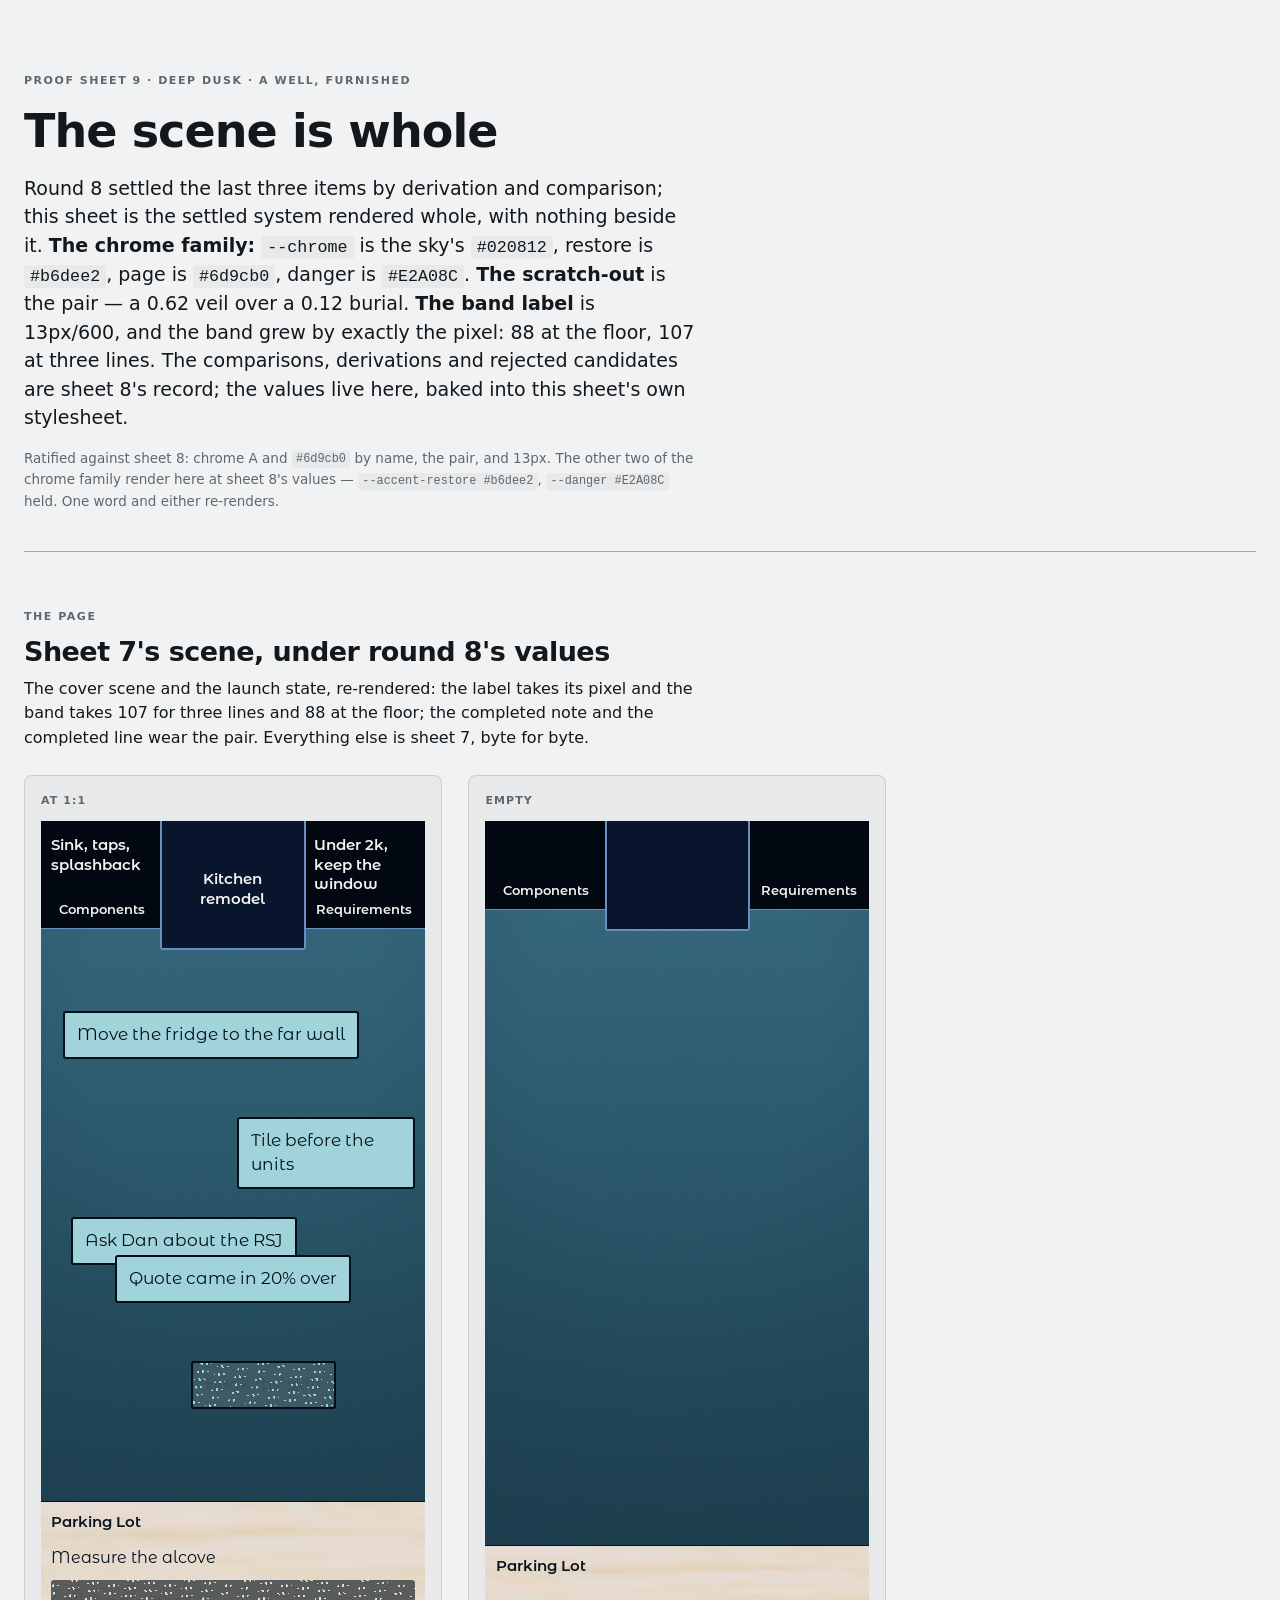
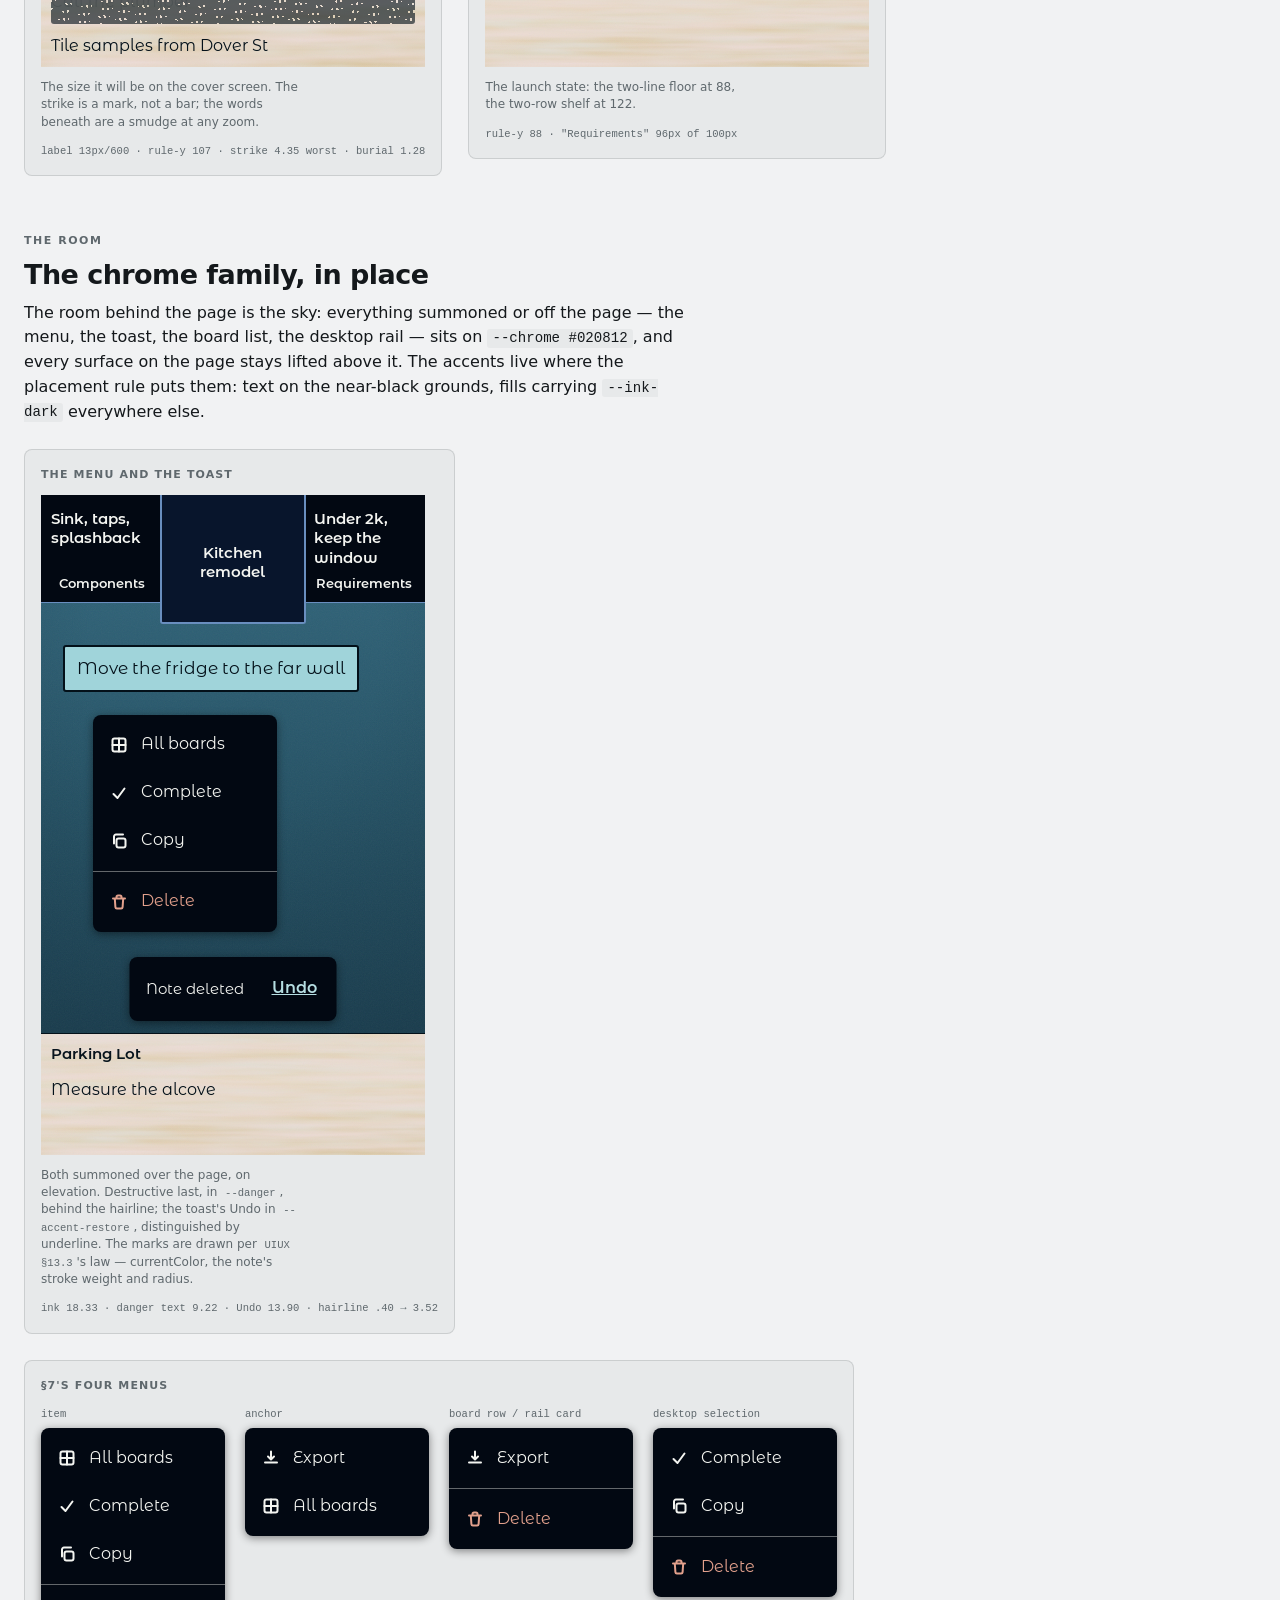
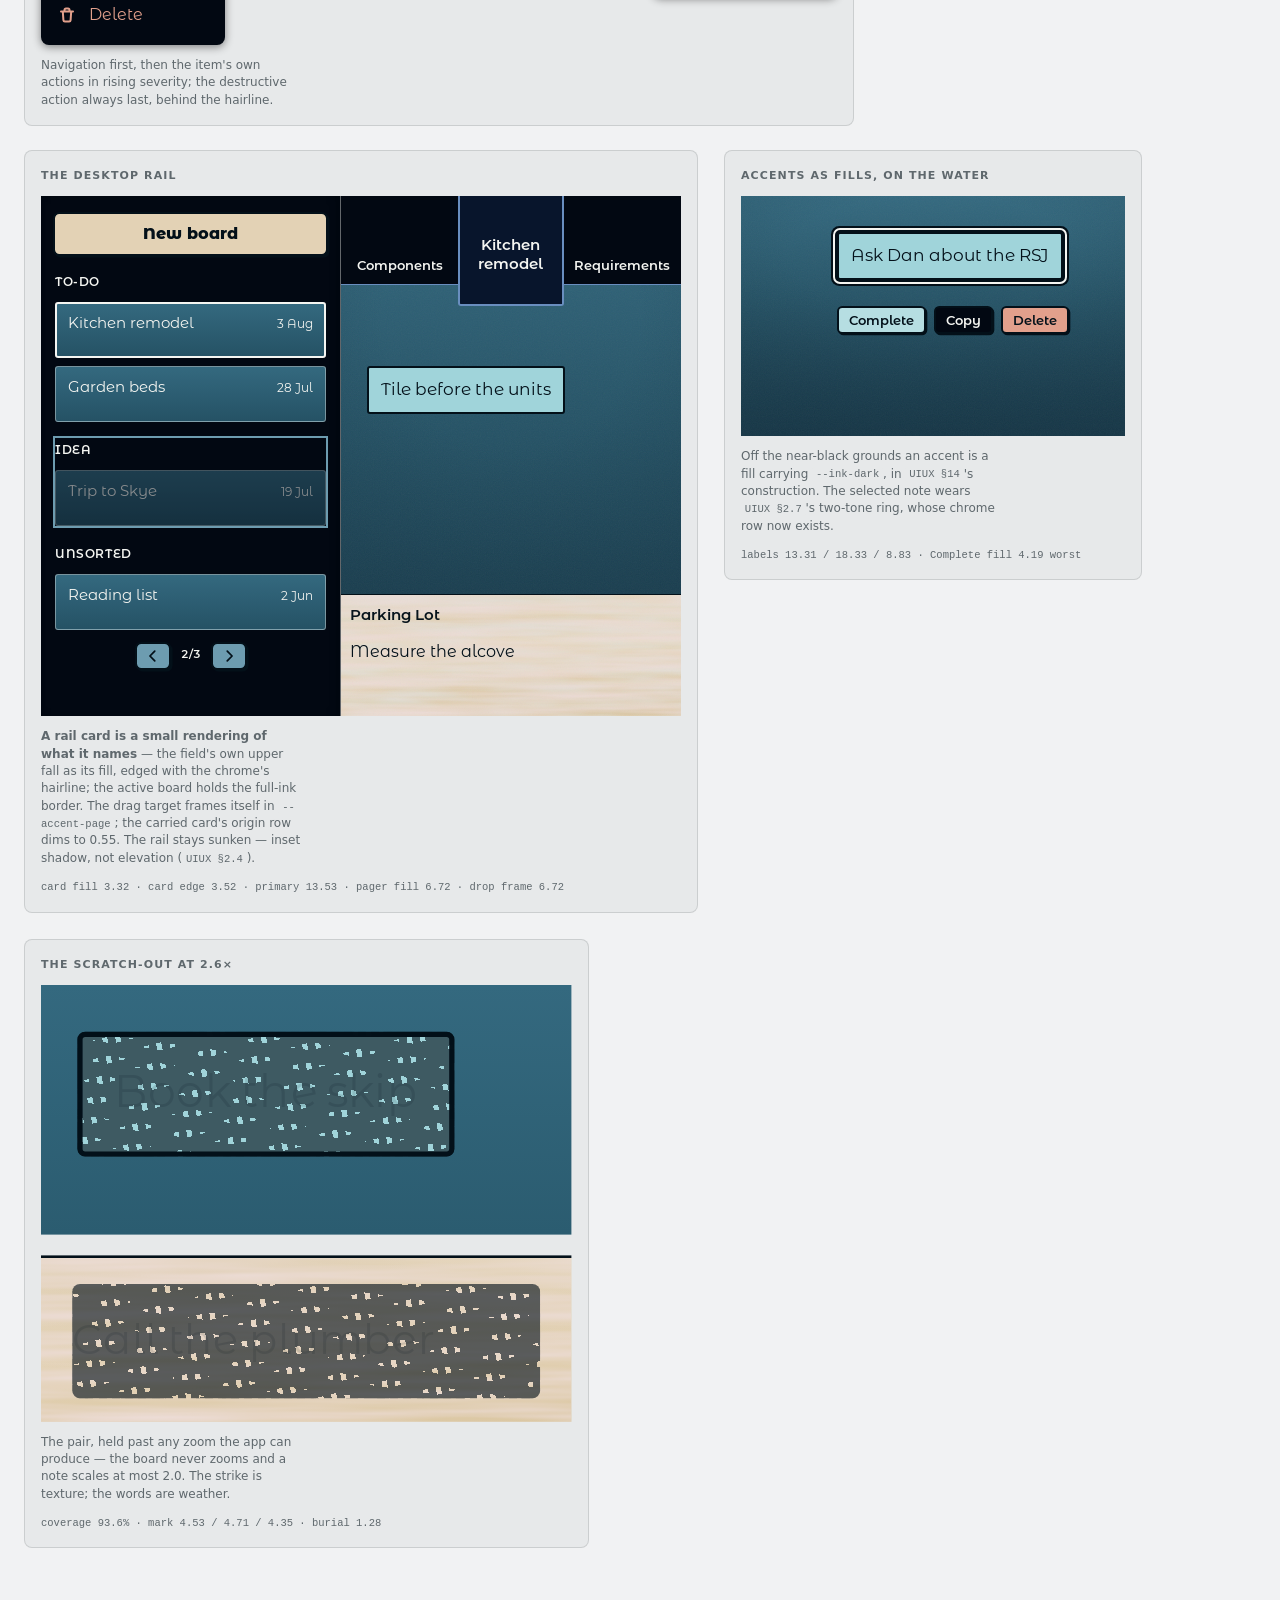
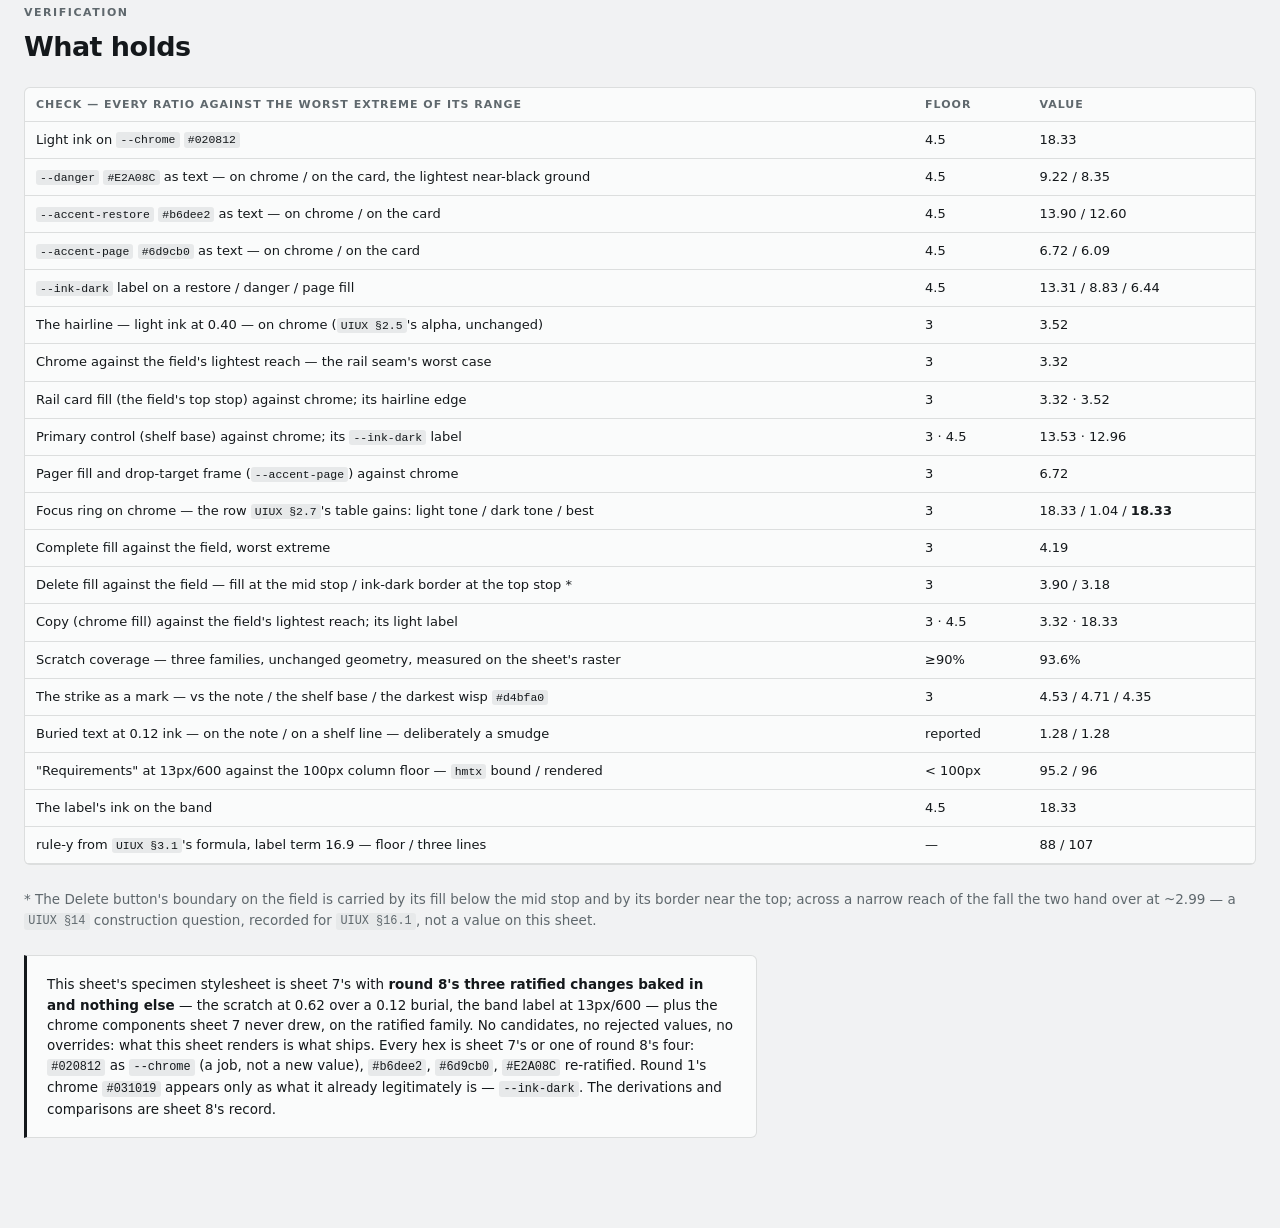
<file: docs/proofs/proof-9-a-well-furnished.html>
<!doctype html><html><head><meta charset=utf8><meta name=viewport content="width=device-width,initial-scale=1"><style>:root{color-scheme:light}body{margin:0;padding:0;font:14px -apple-system,BlinkMacSystemFont,sans-serif;background:#faf9f5;color:#141413}img{max-width:100%}</style></head><body>
<title>A Well, Furnished</title>
<style>
@font-face{font-family:'MA';font-style:normal;font-weight:400;font-display:swap;src:url([data-uri]) format('woff2');}
@font-face{font-family:'MA';font-style:normal;font-weight:600;font-display:swap;src:url([data-uri]) format('woff2');}
@font-face{font-family:'MA';font-style:normal;font-weight:800;font-display:swap;src:url([data-uri]) format('woff2');}

:root{--pg-ground:#F1F2F3;--pg-panel:#FAFBFB;--pg-sunk:#E7E9EA;--pg-ink:#14181B;--pg-mute:#5F686D;
  --pg-rule:rgb(20 24 27 / .13);--pg-rule-hi:rgb(20 24 27 / .34);}
@media (prefers-color-scheme:dark){:root:not([data-theme="light"]){
  --pg-ground:#111417;--pg-panel:#181C1F;--pg-sunk:#0C0F11;--pg-ink:#E6EAEC;--pg-mute:#949DA3;
  --pg-rule:rgb(230 234 236 / .15);--pg-rule-hi:rgb(230 234 236 / .36);}}
:root[data-theme="dark"]{--pg-ground:#111417;--pg-panel:#181C1F;--pg-sunk:#0C0F11;--pg-ink:#E6EAEC;
  --pg-mute:#949DA3;--pg-rule:rgb(230 234 236 / .15);--pg-rule-hi:rgb(230 234 236 / .36);}
*{box-sizing:border-box;}
body{margin:0;background:var(--pg-ground);color:var(--pg-ink);
  font-family:system-ui,-apple-system,"Segoe UI",Roboto,sans-serif;font-size:16px;line-height:1.55;
  -webkit-font-smoothing:antialiased;}
.wrap{max-width:1400px;margin:0 auto;padding:0 24px 96px;}
.col{max-width:66ch;}
h1,h2,h3{text-wrap:balance;margin:0;line-height:1.15;letter-spacing:-.02em;}
h1{font-size:clamp(30px,5vw,46px);font-weight:700;}
h2{font-size:clamp(21px,3vw,27px);font-weight:650;}
h3{font-size:17px;font-weight:650;}
p{margin:0;}
code{font-family:ui-monospace,SFMono-Regular,Menlo,monospace;font-size:.88em;background:var(--pg-sunk);
  padding:.1em .36em;border-radius:3px;}
.eyebrow{font-size:11px;font-weight:700;letter-spacing:.14em;text-transform:uppercase;color:var(--pg-mute);}
.lede{font-size:19px;line-height:1.5;}
.muted{color:var(--pg-mute);} .small{font-size:13.5px;line-height:1.5;} .tnum{font-variant-numeric:tabular-nums;}
header.masthead{padding:72px 0 40px;display:flex;flex-direction:column;gap:20px;}
header.masthead .col{display:flex;flex-direction:column;gap:16px;}
hr.rule{border:0;border-top:1px solid var(--pg-rule-hi);margin:0;}
section{padding:56px 0 0;display:flex;flex-direction:column;gap:24px;}
.sec-head{display:flex;flex-direction:column;gap:10px;max-width:66ch;}
table{border-collapse:collapse;width:100%;font-size:13px;}
th,td{text-align:left;padding:8px 11px;border-bottom:1px solid var(--pg-rule);vertical-align:top;}
th{font-size:11px;font-weight:700;letter-spacing:.09em;text-transform:uppercase;color:var(--pg-mute);}
td.num{font-variant-numeric:tabular-nums;white-space:nowrap;}
.scroll{overflow-x:auto;background:var(--pg-panel);border:1px solid var(--pg-rule);border-radius:6px;}
figcaption{font-size:13px;line-height:1.5;color:var(--pg-mute);max-width:64ch;}
figcaption b{color:var(--pg-ink);font-weight:650;}
.specimens{display:flex;flex-wrap:wrap;gap:26px;align-items:flex-start;}
.mount{background:var(--pg-sunk);border:1px solid var(--pg-rule);border-radius:8px;padding:16px;
  display:inline-flex;flex-direction:column;gap:12px;align-items:flex-start;max-width:100%;overflow-x:auto;}
.mount .tag{font-size:11px;font-weight:700;letter-spacing:.1em;text-transform:uppercase;color:var(--pg-mute);}
.mount .sub{font-size:12px;color:var(--pg-mute);max-width:34ch;line-height:1.45;}
.mount .hexes{font-family:ui-monospace,Menlo,monospace;font-size:10.5px;color:var(--pg-mute);}
.mount.bad{border-color:rgb(190 60 60 / .5);}
.mount.bad .tag{color:rgb(190 60 60 / .95);}
.callout{background:var(--pg-panel);border:1px solid var(--pg-rule);border-left:3px solid var(--pg-ink);
  border-radius:0 6px 6px 0;padding:18px 20px;display:flex;flex-direction:column;gap:10px;max-width:72ch;}
.zoomwrap{overflow:hidden;} .zoom{transform-origin:top left;}

/* ================= the specimen — sheet 7's stylesheet with round 8's values baked =================
   Three ratified changes and nothing else: the scratch settles at 0.62 over a 0.12 burial, the
   band label at 13px/600; the chrome components (which sheet 7 never drew) are appended after
   the lot, on the ratified family. */
.sheet{position:relative;overflow:hidden;flex:none;width:var(--w);height:var(--h);
  font-family:'MA',system-ui,sans-serif;
  --gutter:2.6667%;--card-gap:8px;
  --card-w:min(37.7778%, calc(100% - 2 * (2.6667% + 100px + 8px)));
  --card-l:calc((100% - var(--card-w)) / 2);
  --band-top:14px;
  --ink-light:#f4f5f1;--ink-dark:#031019;
  --board-top:#34697f;--board-mid:#255265;--board-bot:#163646;--bot-rgb:22 54 70;
  --band:#020812;--card:#08152c;--frame:#698ebf;--note:#a0d4da;
  --sand-light:#eaddc7;--sand-base:#e3d2b5;--sand-dark:#dbc7a3;--sand-taupe:212 191 160;--sand-dark-rgb:219 199 163;
  --wisp-a:url([data-uri]);
  --wisp-b:url([data-uri]);
  --wisp-c:url([data-uri]);
  background:var(--board-mid);}
.on-dark{--ink:var(--ink-light);--ink-a:244 245 241;}
.on-light{--ink:var(--ink-dark);--ink-a:3 16 25;}

.field{position:absolute;inset:0;z-index:0;pointer-events:none;
  background:
    radial-gradient(118% 76% at 50% 24%, rgb(0 0 0 / 0) 32%, rgb(var(--bot-rgb) / .72) 128%),
    linear-gradient(180deg, var(--board-top) 0%, var(--board-mid) 46%, var(--board-bot) 100%);}
.field::after{content:"";position:absolute;inset:0;opacity:.055;
  background-image:url("data:image/svg+xml;utf8,<svg xmlns='http://www.w3.org/2000/svg' width='160' height='160'><filter id='n'><feTurbulence type='fractalNoise' baseFrequency='0.86' numOctaves='4' stitchTiles='stitch'/></filter><rect width='160' height='160' filter='url(%23n)'/></svg>");}

.band-fill{position:absolute;left:0;right:0;top:0;height:var(--rule-y);z-index:0;
  background:var(--band);pointer-events:none;}
.sheet .band-rule{position:absolute;left:0;right:0;top:var(--rule-y);height:1px;
  background:var(--frame);z-index:3;}
.sheet .band-zone{position:absolute;top:0;height:var(--rule-y);pointer-events:none;z-index:1;}
.sheet .band-label{position:absolute;left:0;right:0;width:auto;text-align:center;bottom:10px;
  font-size:13px;font-weight:600;line-height:1.3;color:var(--ink);}
.sheet .band-zone .anchor{position:absolute;left:0;right:0;font-size:15px;font-weight:600;
  line-height:1.3;color:var(--ink);white-space:pre-wrap;overflow-wrap:break-word;}
.sheet .band-zone .anchor{top:var(--band-top);}
.sheet .zone-components{left:var(--gutter);right:calc(100% - var(--card-l) + var(--card-gap));}
.sheet .zone-requirements{left:calc(var(--card-l) + var(--card-w) + var(--card-gap));right:var(--gutter);}

.sheet .anchor-title{position:absolute;z-index:2;left:var(--card-l);width:var(--card-w);top:0;
  display:flex;flex-direction:column;justify-content:center;padding:calc(var(--band-top) + 6px) 12px 12px;
  border:2px solid var(--frame);border-top:0;border-radius:0 0 3px 3px;background:var(--card);
  text-align:center;font-size:15px;font-weight:600;line-height:1.3;color:var(--ink);}
.sheet .anchor-title{z-index:4;min-height:calc(var(--rule-y) + 22px);}

.sheet .lot{position:absolute;z-index:2;left:0;right:0;bottom:0;height:var(--lot-h);
  border-top:1px solid var(--ink);
  background:
    var(--wisp-a),
    var(--wisp-b),
    var(--wisp-c),
    radial-gradient(150% 42% at 30% 12%, rgb(var(--sand-taupe) / .45) 0%, rgb(var(--sand-taupe) / 0) 70%),
    radial-gradient(130% 38% at 72% 86%, rgb(var(--sand-taupe) / .38) 0%, rgb(var(--sand-taupe) / 0) 72%),
    linear-gradient(176deg, var(--sand-light) 0%, var(--sand-base) 52%, var(--sand-dark) 100%);
  background-size:100% 100%;}
.sheet .lot::after{content:"";position:absolute;inset:0;opacity:.05;pointer-events:none;
  background-image:url("data:image/svg+xml;utf8,<svg xmlns='http://www.w3.org/2000/svg' width='160' height='160'><filter id='n'><feTurbulence type='fractalNoise' baseFrequency='0.86' numOctaves='4' stitchTiles='stitch'/></filter><rect width='160' height='160' filter='url(%23n)'/></svg>");}
.sheet .lot-header{position:absolute;left:var(--gutter);top:8px;font-size:15px;font-weight:600;color:var(--ink);}
.sheet .lot-items{position:absolute;left:var(--gutter);right:var(--gutter);top:34px;bottom:0;overflow:hidden;}
.sheet .lot-item{position:relative;min-height:44px;display:flex;align-items:center;}
.sheet .lot-text{position:relative;z-index:1;display:block;width:100%;font-size:16px;line-height:1.45;
  color:var(--ink);padding:2px 0;white-space:pre-wrap;overflow-wrap:break-word;}
.sheet .note{position:absolute;transform-origin:top left;z-index:3;}
.sheet .note-text{position:relative;z-index:1;display:block;width:max-content;
  max-width:var(--note-max-w,none);padding:10px 12px;border:2px solid var(--ink);border-radius:3px;
  background:var(--note);color:var(--ink);font-size:17px;line-height:1.4;
  white-space:pre-wrap;overflow-wrap:break-word;}
.sheet .scratch,.mini .scratch{position:absolute;inset:0;z-index:2;pointer-events:none;opacity:.62;border-radius:3px;
  background:
    repeating-linear-gradient(8deg,var(--ink) 0 5px,transparent 5px 8px),
    repeating-linear-gradient(-14deg,var(--ink) 0 4px,transparent 4px 7px),
    repeating-linear-gradient(79deg,var(--ink) 0 3px,transparent 3px 5px);}
.sheet .complete .note-text,.sheet .complete .lot-text,
.mini .complete .note-text,.mini .complete .lot-text{color:rgb(var(--ink-a) / .12);}

/* ---- chrome components. Anatomy is v1's (styles.css §7/§9/§10) under v2's law:
   ground --chrome, ink rebound per surface, hairline = light ink at .40, controls
   per UIUX §14, marks drawn per UIUX §13.3's law. ---- */
.chromewrap{--chrome:#020812;--acc-restore:#b6dee2;--acc-danger:#E2A08C;--acc-page:#6d9cb0;
  --ink-light:#f4f5f1;--ink-dark:#031019;
  --board-top:#34697f;--board-mid:#255265;--sand-base:#e3d2b5;
  font-family:'MA',system-ui,sans-serif;}
.chrome-ground{background:var(--chrome);}
.menu{min-width:184px;padding:6px 0;background:var(--chrome);border-radius:8px;
  box-shadow:0 2px 8px rgb(0 0 0 / 0.45);color:var(--ink);}
.menu .row{display:flex;align-items:center;gap:12px;min-height:48px;padding:0 16px;font-size:16px;}
.menu .row .glyph{flex:0 0 20px;display:flex;justify-content:center;align-items:center;}
.menu .row .glyph svg{display:block;}
.menu .row.danger{color:var(--acc-danger);}
.menu .sep{height:1px;margin:6px 0;background:rgb(var(--ink-a) / 0.4);}
.toast{display:inline-flex;align-items:center;gap:16px;padding:8px 8px 8px 16px;
  background:var(--chrome);color:var(--ink);border-radius:8px;box-shadow:0 2px 8px rgb(0 0 0 / 0.45);}
.toast .msg{font-size:15px;}
.toast .undo{min-height:48px;display:flex;align-items:center;padding:0 12px;
  color:var(--acc-restore);font-size:16px;font-weight:600;text-decoration:underline;}
/* the §2.7 ring, re-verified on chrome: light outline, dark halo */
.ring{outline:2px solid var(--ink-light);outline-offset:2px;box-shadow:0 0 0 6px var(--ink-dark);border-radius:4px;}
/* rail */
.rail{width:300px;flex:none;display:flex;flex-direction:column;gap:12px;padding:16px 12px 10px;
  background:var(--chrome);color:var(--ink);
  border-right:1px solid rgb(var(--ink-a) / 0.4);
  box-shadow:inset -3px 0 8px rgb(0 0 0 / 0.16), inset 0 2px 4px rgb(0 0 0 / 0.10);}
.primary-btn{align-self:stretch;display:flex;align-items:center;justify-content:center;
  min-height:44px;padding:0 18px;background:var(--sand-base,#e3d2b5);color:var(--ink-dark);
  border:2px solid var(--ink-dark);border-radius:0.4em;box-shadow:0.1em 0.1em var(--ink-dark);
  font-size:16px;font-weight:800;}
.cat{display:flex;flex-direction:column;gap:8px;padding:2px;}
.cat.drop-target{outline:2px solid var(--acc-page);outline-offset:-2px;}
.cat-head{height:24px;display:flex;align-items:center;font-size:12px;font-weight:600;
  text-transform:uppercase;letter-spacing:0.05em;color:var(--ink);}
.pane-card{min-height:56px;padding:8px 12px;display:flex;align-items:baseline;gap:8px;
  background:linear-gradient(180deg,var(--board-top,#34697f),var(--board-mid,#255265));
  border:1px solid rgb(var(--ink-a) / 0.4);border-radius:3px;color:var(--ink);}
.pane-card.active{border:2px solid var(--ink);padding:7px 11px;}
.pane-card.dragging{opacity:0.55;}
.pane-card .row-title{flex:1 1 auto;min-width:0;font-size:15px;white-space:nowrap;overflow:hidden;text-overflow:ellipsis;}
.pane-card .row-date{flex:0 0 auto;font-size:12px;}
.cat-pager{height:32px;display:flex;align-items:flex-end;justify-content:center;gap:8px;}
.cat-pages{font-size:11px;font-weight:600;font-variant-numeric:tabular-nums;padding:0 2px;align-self:center;color:var(--ink);}
.pager-btn{min-width:36px;min-height:28px;display:flex;align-items:center;justify-content:center;
  background:var(--acc-page);color:var(--ink-dark);border:2px solid var(--ink-dark);
  border-radius:0.4em;box-shadow:0.1em 0.1em var(--ink-dark);}
.pager-btn.disabled{opacity:0.4;}
/* selection actions on the water, UIUX §14 */
.sel-actions{position:absolute;display:flex;gap:8px;}
.sel-btn{min-height:28px;display:flex;align-items:center;justify-content:center;padding:0 10px;
  border:2px solid var(--ink-dark);border-radius:0.4em;box-shadow:0.1em 0.1em var(--ink-dark);
  font-size:13px;font-weight:600;color:var(--ink-dark);}
.sel-btn.complete{background:var(--acc-restore);}
.sel-btn.copy{background:var(--chrome);color:var(--ink-light);}
.sel-btn.delete{background:var(--acc-danger);}
/* minis for the scratch strip */
.mini{position:relative;font-family:'MA',system-ui,sans-serif;
  --ink-light:#f4f5f1;--ink-dark:#031019;}
.mini-water{width:204px;height:96px;background:linear-gradient(180deg,#34697f,#2b5c70);}
.mini-shelf{width:204px;height:64px;
  background:
    url([data-uri]),
    radial-gradient(150% 82% at 30% 12%, rgb(212 191 160 / .45) 0%, rgb(212 191 160 / 0) 70%),
    linear-gradient(176deg, #eaddc7 0%, #e3d2b5 52%, #dbc7a3 100%);
  background-size:100% 100%;border-top:1px solid #031019;}
.mini .note{position:absolute;left:14px;top:18px;}
.mini .note-text{position:relative;z-index:1;display:block;width:max-content;padding:10px 12px;
  border:2px solid var(--ink);border-radius:3px;background:#a0d4da;color:var(--ink);font-size:17px;line-height:1.4;}
.mini .lot-item{position:absolute;left:12px;right:12px;top:50%;transform:translateY(-50%);
  min-height:44px;display:flex;align-items:center;}
.mini .lot-text{position:relative;z-index:1;display:block;width:100%;font-size:16px;line-height:1.45;
  color:var(--ink);padding:2px 0;}
.swatchline{display:flex;align-items:center;gap:10px;}
.sw{width:22px;height:22px;border-radius:3px;border:1px solid var(--pg-rule-hi);flex:none;}

@media (prefers-reduced-motion:reduce){*{transition:none!important;animation:none!important;}}
@media (max-width:640px){.wrap{padding:0 16px 72px;}header.masthead{padding:48px 0 28px;}.mount{padding:12px;}}
</style>
<div class="wrap">
<header class="masthead">
  <div class="col">
    <p class="eyebrow">Proof sheet 9 · deep dusk · A Well, furnished</p>
    <h1>The scene is whole</h1>
    <p class="lede">Round 8 settled the last three items by derivation and comparison; this sheet is the settled system rendered whole, with nothing beside it. <b>The chrome family:</b> <code>--chrome</code> is the sky's <code>#020812</code>, restore is <code>#b6dee2</code>, page is <code>#6d9cb0</code>, danger is <code>#E2A08C</code>. <b>The scratch-out</b> is the pair — a 0.62 veil over a 0.12 burial. <b>The band label</b> is 13px/600, and the band grew by exactly the pixel: 88 at the floor, 107 at three lines. The comparisons, derivations and rejected candidates are sheet 8's record; the values live here, baked into this sheet's own stylesheet.</p>
    <p class="small muted">Ratified against sheet 8: chrome A and <code>#6d9cb0</code> by name, the pair, and 13px. The other two of the chrome family render here at sheet 8's values — <code>--accent-restore #b6dee2</code>, <code>--danger #E2A08C</code> held. One word and either re-renders.</p>
  </div>
</header>
<hr class="rule">

<section>
  <div class="sec-head"><p class="eyebrow">the page</p><h2>Sheet 7's scene, under round 8's values</h2>
  <p>The cover scene and the launch state, re-rendered: the label takes its pixel and the band takes 107 for three lines and 88 at the floor; the completed note and the completed line wear the pair. Everything else is sheet 7, byte for byte.</p></div>
  <div class="specimens">
    <div class="mount"><span class="tag">At 1:1</span>
      <div class="sheet on-dark" style="--w:384px;--h:846px;--lot-h:166px;--rule-y:107px">
        <div class="field"></div>
        <div class="band-fill"></div>
        <div class="band-zone zone-components"><div class="anchor">Sink, taps, splashback</div><div class="band-label">Components</div></div>
        <div class="band-zone zone-requirements"><div class="anchor">Under 2k, keep the window</div><div class="band-label">Requirements</div></div>
        <div class="band-rule"></div>
        <div class="anchor-title">Kitchen remodel</div>
        <div class="note on-light" style="left:22px;top:190px"><div class="note-text" style="--note-max-w:352px">Move the fridge to the far wall</div></div>
        <div class="note on-light" style="left:196px;top:296px"><div class="note-text" style="--note-max-w:178px">Tile before the units</div></div>
        <div class="note on-light" style="left:30px;top:396px"><div class="note-text" style="--note-max-w:344px">Ask Dan about the RSJ</div></div>
        <div class="note on-light" style="left:74px;top:434px"><div class="note-text" style="--note-max-w:300px">Quote came in 20% over</div></div>
        <div class="note on-light complete" style="left:150px;top:540px"><div class="note-text" style="--note-max-w:224px">Book the skip</div><span class="scratch"></span></div>
        <div class="lot on-light"><div class="lot-header">Parking Lot</div><div class="lot-items"><div class="lot-item"><span class="lot-text">Measure the alcove</span></div><div class="lot-item complete"><span class="lot-text">Call the plumber</span><span class="scratch"></span></div><div class="lot-item"><span class="lot-text">Tile samples from Dover St</span></div></div></div>
      </div>
      <span class="sub">The size it will be on the cover screen. The strike is a mark, not a bar; the words beneath are a smudge at any zoom.</span>
      <span class="hexes">label 13px/600 · rule-y 107 · strike 4.35 worst · burial 1.28</span>
    </div>
    <div class="mount"><span class="tag">Empty</span>
      <div class="sheet on-dark" style="--w:384px;--h:846px;--lot-h:122px;--rule-y:88px">
        <div class="field"></div>
        <div class="band-fill"></div>
        <div class="band-zone zone-components"><div class="anchor"></div><div class="band-label">Components</div></div>
        <div class="band-zone zone-requirements"><div class="anchor"></div><div class="band-label">Requirements</div></div>
        <div class="band-rule"></div>
        <div class="anchor-title"></div>
        <div class="lot on-light"><div class="lot-header">Parking Lot</div><div class="lot-items"></div></div>
      </div>
      <span class="sub">The launch state: the two-line floor at 88, the two-row shelf at 122.</span>
      <span class="hexes">rule-y 88 · "Requirements" 96px of 100px</span>
    </div>
  </div>
</section>

<section>
  <div class="sec-head"><p class="eyebrow">the room</p><h2>The chrome family, in place</h2>
  <p>The room behind the page is the sky: everything summoned or off the page — the menu, the toast, the board list, the desktop rail — sits on <code>--chrome #020812</code>, and every surface on the page stays lifted above it. The accents live where the placement rule puts them: text on the near-black grounds, fills carrying <code>--ink-dark</code> everywhere else.</p></div>
  <div class="specimens">
    <div class="mount"><span class="tag">The menu and the toast</span>
      <div class="chromewrap">
      <div class="sheet on-dark" style="--w:384px;--h:660px;--lot-h:122px;--rule-y:107px">
        <div class="field"></div>
        <div class="band-fill"></div>
        <div class="band-zone zone-components"><div class="anchor">Sink, taps, splashback</div><div class="band-label">Components</div></div>
        <div class="band-zone zone-requirements"><div class="anchor">Under 2k, keep the window</div><div class="band-label">Requirements</div></div>
        <div class="band-rule"></div>
        <div class="anchor-title">Kitchen remodel</div>
        <div class="note on-light" style="left:22px;top:150px"><div class="note-text" style="--note-max-w:352px">Move the fridge to the far wall</div></div>
        <div class="menu on-dark" style="position:absolute;left:52px;top:220px;z-index:6">
          <div class="row"><span class="glyph"><svg width="16" height="16" viewBox="0 0 16 16" fill="none" stroke="currentColor" stroke-width="2" stroke-linecap="round" stroke-linejoin="round"><rect x="1.5" y="1.5" width="13" height="13" rx="2"/><path d="M8 1.5V14.5M1.5 8H14.5"/></svg></span>All boards</div>
          <div class="row"><span class="glyph"><svg width="16" height="16" viewBox="0 0 16 16" fill="none" stroke="currentColor" stroke-width="2" stroke-linecap="round" stroke-linejoin="round"><path d="M2.5 9l4 4L13.5 3.5"/></svg></span>Complete</div>
          <div class="row"><span class="glyph"><svg width="16" height="16" viewBox="0 0 16 16" fill="none" stroke="currentColor" stroke-width="2" stroke-linecap="round" stroke-linejoin="round"><path d="M3 10.5V3.5a2 2 0 0 1 2-2h7"/><rect x="5.5" y="5.5" width="9" height="9" rx="2"/></svg></span>Copy</div>
          <div class="sep"></div>
          <div class="row danger"><span class="glyph"><svg width="16" height="16" viewBox="0 0 16 16" fill="none" stroke="currentColor" stroke-width="2" stroke-linecap="round" stroke-linejoin="round"><path d="M2 4.5h12M5.5 4.5V3a1.5 1.5 0 0 1 1.5-1.5h2A1.5 1.5 0 0 1 10.5 3v1.5M3.8 4.5l.6 8.6a1.5 1.5 0 0 0 1.5 1.4h4.2a1.5 1.5 0 0 0 1.5-1.4l.6-8.6"/></svg></span>Delete</div>
        </div>
        <div class="toast on-dark" style="position:absolute;left:50%;transform:translateX(-50%);bottom:calc(var(--lot-h) + 12px);z-index:6;white-space:nowrap"><span class="msg">Note deleted</span><span class="undo">Undo</span></div>
        <div class="lot on-light"><div class="lot-header">Parking Lot</div><div class="lot-items"><div class="lot-item"><span class="lot-text">Measure the alcove</span></div></div></div>
      </div>
      </div>
      <span class="sub">Both summoned over the page, on elevation. Destructive last, in <code>--danger</code>, behind the hairline; the toast's Undo in <code>--accent-restore</code>, distinguished by underline. The marks are drawn per <code>UIUX §13.3</code>'s law — currentColor, the note's stroke weight and radius.</span>
      <span class="hexes">ink 18.33 · danger text 9.22 · Undo 13.90 · hairline .40 → 3.52</span>
    </div>
    <div class="mount"><span class="tag">§7's four menus</span>
      <div class="chromewrap" style="display:flex;gap:20px;flex-wrap:wrap;align-items:flex-start">
        <div style="display:flex;flex-direction:column;gap:6px"><span class="hexes">item</span>
        <div class="menu on-dark">
          <div class="row"><span class="glyph"><svg width="16" height="16" viewBox="0 0 16 16" fill="none" stroke="currentColor" stroke-width="2" stroke-linecap="round" stroke-linejoin="round"><rect x="1.5" y="1.5" width="13" height="13" rx="2"/><path d="M8 1.5V14.5M1.5 8H14.5"/></svg></span>All boards</div>
          <div class="row"><span class="glyph"><svg width="16" height="16" viewBox="0 0 16 16" fill="none" stroke="currentColor" stroke-width="2" stroke-linecap="round" stroke-linejoin="round"><path d="M2.5 9l4 4L13.5 3.5"/></svg></span>Complete</div>
          <div class="row"><span class="glyph"><svg width="16" height="16" viewBox="0 0 16 16" fill="none" stroke="currentColor" stroke-width="2" stroke-linecap="round" stroke-linejoin="round"><path d="M3 10.5V3.5a2 2 0 0 1 2-2h7"/><rect x="5.5" y="5.5" width="9" height="9" rx="2"/></svg></span>Copy</div>
          <div class="sep"></div>
          <div class="row danger"><span class="glyph"><svg width="16" height="16" viewBox="0 0 16 16" fill="none" stroke="currentColor" stroke-width="2" stroke-linecap="round" stroke-linejoin="round"><path d="M2 4.5h12M5.5 4.5V3a1.5 1.5 0 0 1 1.5-1.5h2A1.5 1.5 0 0 1 10.5 3v1.5M3.8 4.5l.6 8.6a1.5 1.5 0 0 0 1.5 1.4h4.2a1.5 1.5 0 0 0 1.5-1.4l.6-8.6"/></svg></span>Delete</div>
        </div></div>
        <div style="display:flex;flex-direction:column;gap:6px"><span class="hexes">anchor</span>
        <div class="menu on-dark">
          <div class="row"><span class="glyph"><svg width="16" height="16" viewBox="0 0 16 16" fill="none" stroke="currentColor" stroke-width="2" stroke-linecap="round" stroke-linejoin="round"><path d="M8 1.5V9M5 6.5L8 9.5 11 6.5"/><path d="M2 12.5h12"/></svg></span>Export</div>
          <div class="row"><span class="glyph"><svg width="16" height="16" viewBox="0 0 16 16" fill="none" stroke="currentColor" stroke-width="2" stroke-linecap="round" stroke-linejoin="round"><rect x="1.5" y="1.5" width="13" height="13" rx="2"/><path d="M8 1.5V14.5M1.5 8H14.5"/></svg></span>All boards</div>
        </div></div>
        <div style="display:flex;flex-direction:column;gap:6px"><span class="hexes">board row / rail card</span>
        <div class="menu on-dark">
          <div class="row"><span class="glyph"><svg width="16" height="16" viewBox="0 0 16 16" fill="none" stroke="currentColor" stroke-width="2" stroke-linecap="round" stroke-linejoin="round"><path d="M8 1.5V9M5 6.5L8 9.5 11 6.5"/><path d="M2 12.5h12"/></svg></span>Export</div>
          <div class="sep"></div>
          <div class="row danger"><span class="glyph"><svg width="16" height="16" viewBox="0 0 16 16" fill="none" stroke="currentColor" stroke-width="2" stroke-linecap="round" stroke-linejoin="round"><path d="M2 4.5h12M5.5 4.5V3a1.5 1.5 0 0 1 1.5-1.5h2A1.5 1.5 0 0 1 10.5 3v1.5M3.8 4.5l.6 8.6a1.5 1.5 0 0 0 1.5 1.4h4.2a1.5 1.5 0 0 0 1.5-1.4l.6-8.6"/></svg></span>Delete</div>
        </div></div>
        <div style="display:flex;flex-direction:column;gap:6px"><span class="hexes">desktop selection</span>
        <div class="menu on-dark">
          <div class="row"><span class="glyph"><svg width="16" height="16" viewBox="0 0 16 16" fill="none" stroke="currentColor" stroke-width="2" stroke-linecap="round" stroke-linejoin="round"><path d="M2.5 9l4 4L13.5 3.5"/></svg></span>Complete</div>
          <div class="row"><span class="glyph"><svg width="16" height="16" viewBox="0 0 16 16" fill="none" stroke="currentColor" stroke-width="2" stroke-linecap="round" stroke-linejoin="round"><path d="M3 10.5V3.5a2 2 0 0 1 2-2h7"/><rect x="5.5" y="5.5" width="9" height="9" rx="2"/></svg></span>Copy</div>
          <div class="sep"></div>
          <div class="row danger"><span class="glyph"><svg width="16" height="16" viewBox="0 0 16 16" fill="none" stroke="currentColor" stroke-width="2" stroke-linecap="round" stroke-linejoin="round"><path d="M2 4.5h12M5.5 4.5V3a1.5 1.5 0 0 1 1.5-1.5h2A1.5 1.5 0 0 1 10.5 3v1.5M3.8 4.5l.6 8.6a1.5 1.5 0 0 0 1.5 1.4h4.2a1.5 1.5 0 0 0 1.5-1.4l.6-8.6"/></svg></span>Delete</div>
        </div></div>
      </div>
      <span class="sub">Navigation first, then the item's own actions in rising severity; the destructive action always last, behind the hairline.</span>
    </div>
  </div>
  <div class="specimens">
    <div class="mount"><span class="tag">The desktop rail</span>
      <div class="chromewrap" style="display:flex;align-items:stretch">
        <div class="rail on-dark">
          <div class="primary-btn">New board</div>
          <div class="cat">
            <div class="cat-head">To-Do</div>
            <div class="pane-card on-dark active"><span class="row-title">Kitchen remodel</span><span class="row-date">3 Aug</span></div>
            <div class="pane-card on-dark"><span class="row-title">Garden beds</span><span class="row-date">28 Jul</span></div>
          </div>
          <div class="cat drop-target">
            <div class="cat-head">Idea</div>
            <div class="pane-card on-dark dragging"><span class="row-title">Trip to Skye</span><span class="row-date">19 Jul</span></div>
          </div>
          <div class="cat">
            <div class="cat-head">Unsorted</div>
            <div class="pane-card on-dark"><span class="row-title">Reading list</span><span class="row-date">2 Jun</span></div>
            <div class="cat-pager">
              <div class="pager-btn"><svg width="14" height="14" viewBox="0 0 16 16" fill="none" stroke="currentColor" stroke-width="2" stroke-linecap="round" stroke-linejoin="round"><path d="M10 2.5L4.5 8 10 13.5"/></svg></div>
              <span class="cat-pages">2/3</span>
              <div class="pager-btn"><svg width="14" height="14" viewBox="0 0 16 16" fill="none" stroke="currentColor" stroke-width="2" stroke-linecap="round" stroke-linejoin="round"><path d="M6 2.5L11.5 8 6 13.5"/></svg></div>
            </div>
          </div>
        </div>
        <div class="sheet on-dark" style="--w:340px;--h:520px;--lot-h:122px;--rule-y:88px">
          <div class="field"></div>
          <div class="band-fill"></div>
          <div class="band-zone zone-components"><div class="anchor"></div><div class="band-label">Components</div></div>
          <div class="band-zone zone-requirements"><div class="anchor"></div><div class="band-label">Requirements</div></div>
          <div class="band-rule"></div>
          <div class="anchor-title">Kitchen remodel</div>
          <div class="note on-light" style="left:26px;top:170px"><div class="note-text" style="--note-max-w:280px">Tile before the units</div></div>
          <div class="lot on-light"><div class="lot-header">Parking Lot</div><div class="lot-items"><div class="lot-item"><span class="lot-text">Measure the alcove</span></div></div></div>
        </div>
      </div>
      <span class="sub"><b>A rail card is a small rendering of what it names</b> — the field's own upper fall as its fill, edged with the chrome's hairline; the active board holds the full-ink border. The drag target frames itself in <code>--accent-page</code>; the carried card's origin row dims to 0.55. The rail stays sunken — inset shadow, not elevation (<code>UIUX §2.4</code>).</span>
      <span class="hexes">card fill 3.32 · card edge 3.52 · primary 13.53 · pager fill 6.72 · drop frame 6.72</span>
    </div>
    <div class="mount"><span class="tag">Accents as fills, on the water</span>
      <div class="chromewrap">
      <div class="sheet on-dark" style="--w:384px;--h:240px">
        <div class="field"></div>
        <div class="note on-light" style="left:96px;top:36px"><div class="note-text ring" style="--note-max-w:240px">Ask Dan about the RSJ</div></div>
        <div class="sel-actions on-dark" style="left:96px;top:110px">
          <div class="sel-btn complete">Complete</div>
          <div class="sel-btn copy">Copy</div>
          <div class="sel-btn delete">Delete</div>
        </div>
      </div>
      </div>
      <span class="sub">Off the near-black grounds an accent is a fill carrying <code>--ink-dark</code>, in <code>UIUX §14</code>'s construction. The selected note wears <code>UIUX §2.7</code>'s two-tone ring, whose chrome row now exists.</span>
      <span class="hexes">labels 13.31 / 18.33 / 8.83 · Complete fill 4.19 worst</span>
    </div>
    <div class="mount"><span class="tag">The scratch-out at 2.6×</span>
      <div class="zoomwrap" style="width:531px;height:437px">
        <div class="zoom" style="transform:scale(2.6)">
          <div style="display:flex;flex-direction:column;gap:8px">
            <div class="mini mini-water on-light"><div class="note complete"><div class="note-text">Book the skip</div><span class="scratch"></span></div></div>
            <div class="mini mini-shelf on-light"><div class="lot-item complete"><span class="lot-text">Call the plumber</span><span class="scratch"></span></div></div>
          </div>
        </div>
      </div>
      <span class="sub">The pair, held past any zoom the app can produce — the board never zooms and a note scales at most 2.0. The strike is texture; the words are weather.</span>
      <span class="hexes">coverage 93.6% · mark 4.53 / 4.71 / 4.35 · burial 1.28</span>
    </div>
  </div>
</section>

<section>
  <div class="sec-head"><p class="eyebrow">verification</p><h2>What holds</h2></div>
  <div class="scroll"><table>
    <thead><tr><th>Check — every ratio against the worst extreme of its range</th><th>Floor</th><th>Value</th></tr></thead>
    <tbody>
      <tr><td>Light ink on <code>--chrome</code> <code>#020812</code></td><td class="num">4.5</td><td class="num">18.33</td></tr>
      <tr><td><code>--danger</code> <code>#E2A08C</code> as text — on chrome / on the card, the lightest near-black ground</td><td class="num">4.5</td><td class="num">9.22 / 8.35</td></tr>
      <tr><td><code>--accent-restore</code> <code>#b6dee2</code> as text — on chrome / on the card</td><td class="num">4.5</td><td class="num">13.90 / 12.60</td></tr>
      <tr><td><code>--accent-page</code> <code>#6d9cb0</code> as text — on chrome / on the card</td><td class="num">4.5</td><td class="num">6.72 / 6.09</td></tr>
      <tr><td><code>--ink-dark</code> label on a restore / danger / page fill</td><td class="num">4.5</td><td class="num">13.31 / 8.83 / 6.44</td></tr>
      <tr><td>The hairline — light ink at 0.40 — on chrome (<code>UIUX §2.5</code>'s alpha, unchanged)</td><td class="num">3</td><td class="num">3.52</td></tr>
      <tr><td>Chrome against the field's lightest reach — the rail seam's worst case</td><td class="num">3</td><td class="num">3.32</td></tr>
      <tr><td>Rail card fill (the field's top stop) against chrome; its hairline edge</td><td class="num">3</td><td class="num">3.32 · 3.52</td></tr>
      <tr><td>Primary control (shelf base) against chrome; its <code>--ink-dark</code> label</td><td class="num">3 · 4.5</td><td class="num">13.53 · 12.96</td></tr>
      <tr><td>Pager fill and drop-target frame (<code>--accent-page</code>) against chrome</td><td class="num">3</td><td class="num">6.72</td></tr>
      <tr><td>Focus ring on chrome — the row <code>UIUX §2.7</code>'s table gains: light tone / dark tone / best</td><td class="num">3</td><td class="num">18.33 / 1.04 / <b>18.33</b></td></tr>
      <tr><td>Complete fill against the field, worst extreme</td><td class="num">3</td><td class="num">4.19</td></tr>
      <tr><td>Delete fill against the field — fill at the mid stop / ink-dark border at the top stop *</td><td class="num">3</td><td class="num">3.90 / 3.18</td></tr>
      <tr><td>Copy (chrome fill) against the field's lightest reach; its light label</td><td class="num">3 · 4.5</td><td class="num">3.32 · 18.33</td></tr>
      <tr><td>Scratch coverage — three families, unchanged geometry, measured on the sheet's raster</td><td class="num">≥90%</td><td class="num">93.6%</td></tr>
      <tr><td>The strike as a mark — vs the note / the shelf base / the darkest wisp <code>#d4bfa0</code></td><td class="num">3</td><td class="num">4.53 / 4.71 / 4.35</td></tr>
      <tr><td>Buried text at 0.12 ink — on the note / on a shelf line — deliberately a smudge</td><td class="num">reported</td><td class="num">1.28 / 1.28</td></tr>
      <tr><td>"Requirements" at 13px/600 against the 100px column floor — <code>hmtx</code> bound / rendered</td><td class="num">&lt; 100px</td><td class="num">95.2 / 96</td></tr>
      <tr><td>The label's ink on the band</td><td class="num">4.5</td><td class="num">18.33</td></tr>
      <tr><td>rule-y from <code>UIUX §3.1</code>'s formula, label term 16.9 — floor / three lines</td><td class="num">—</td><td class="num">88 / 107</td></tr>
    </tbody></table></div>
  <p class="small muted">* The Delete button's boundary on the field is carried by its fill below the mid stop and by its border near the top; across a narrow reach of the fall the two hand over at ~2.99 — a <code>UIUX §14</code> construction question, recorded for <code>UIUX §16.1</code>, not a value on this sheet.</p>
  <div class="callout">
    <p class="small">This sheet's specimen stylesheet is sheet 7's with <b>round 8's three ratified changes baked in and nothing else</b> — the scratch at 0.62 over a 0.12 burial, the band label at 13px/600 — plus the chrome components sheet 7 never drew, on the ratified family. No candidates, no rejected values, no overrides: what this sheet renders is what ships. Every hex is sheet 7's or one of round 8's four: <code>#020812</code> as <code>--chrome</code> (a job, not a new value), <code>#b6dee2</code>, <code>#6d9cb0</code>, <code>#E2A08C</code> re-ratified. Round 1's chrome <code>#031019</code> appears only as what it already legitimately is — <code>--ink-dark</code>. The derivations and comparisons are sheet 8's record.</p>
  </div>
</section>
</div>
</body></html>
</file>
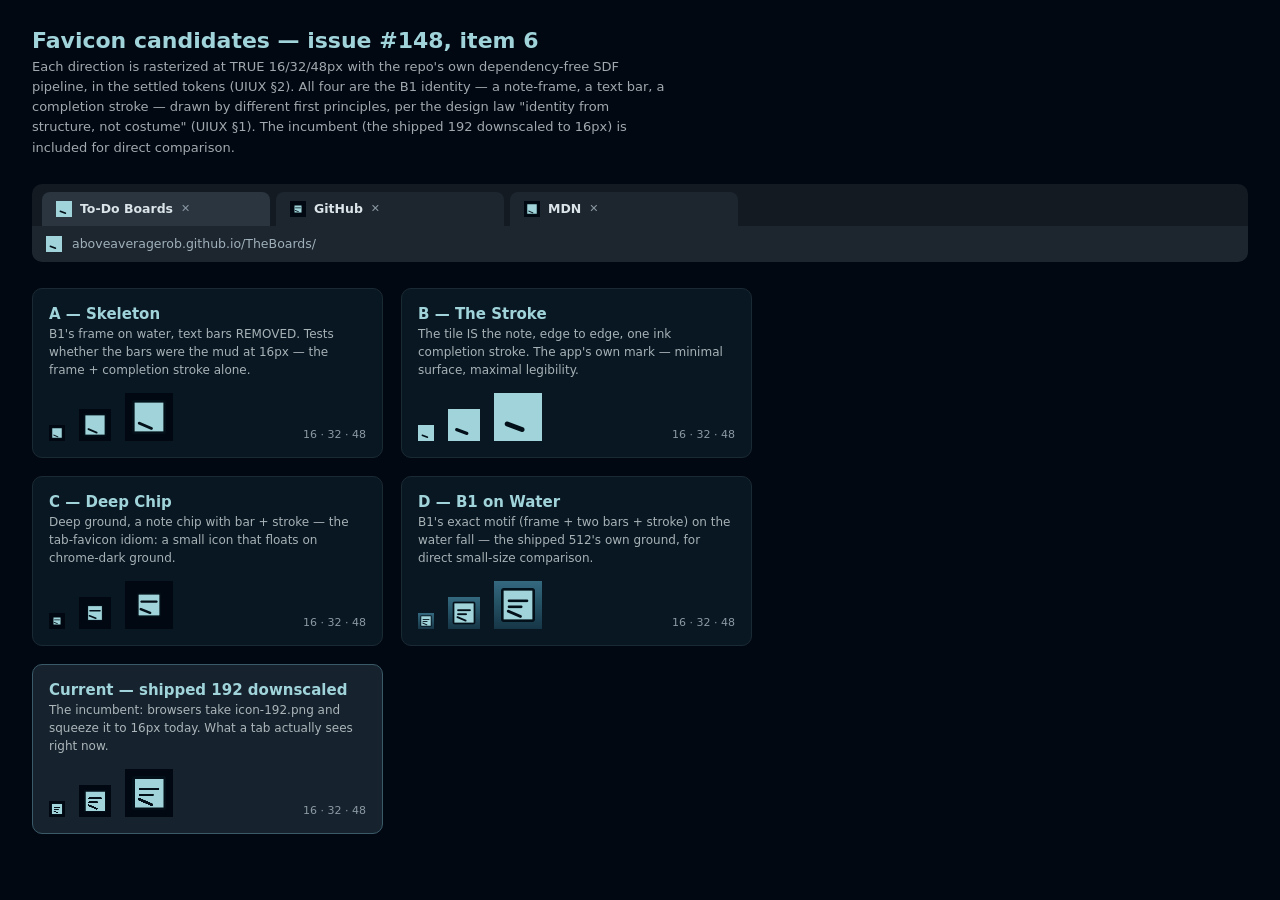
<file: docs/mockups/favicon/mockup-favicon-candidates.html>
<!DOCTYPE html>
<html lang="en">
<head>
<meta charset="utf-8">
<title>Favicon candidates — issue #148 item 6</title>
<style>
  :root {
    --deep: #020812; --ink: #031019; --note: #a0d4da; --ink-light: #e5eef0;
  }
  body {
    margin: 0; padding: 28px 32px 40px; background: var(--deep);
    color: var(--note);
    font-family: "Montserrat Alternates", system-ui, sans-serif;
  }
  h1 { font-size: 22px; font-weight: 800; margin: 0 0 4px; }
  p.sub { color: var(--ink-light); opacity: .7; font-size: 13px; margin: 0 0 26px; max-width: 640px; line-height: 1.55; }
  .tab-strip {
    display: flex; gap: 6px; padding: 8px 10px 0; border-radius: 10px 10px 0 0;
    background: #131a22;
  }
  .tab {
    display: flex; align-items: center; gap: 8px; padding: 9px 14px;
    border-radius: 8px 8px 0 0; background: #1d262f; min-width: 200px;
  }
  .tab.active { background: #2a3540; }
  .tab img { width: 16px; height: 16px; image-rendering: pixelated; }
  .tab .name { font-size: 12.5px; font-weight: 600; color: #dbe4e8; }
  .tab .close { color: #8b99a3; font-size: 11px; }
  .urlbar {
    display: flex; align-items: center; gap: 10px; padding: 10px 14px;
    background: #1d262f; border-radius: 0 0 10px 10px;
  }
  .urlbar .fav { width: 16px; height: 16px; image-rendering: pixelated; }
  .urlbar .url { color: #9fb0ba; font-size: 12.5px; }
  .grid {
    display: grid; grid-template-columns: repeat(2, minmax(300px, 1fr));
    gap: 18px; margin-top: 26px; max-width: 720px;
  }
  .cand {
    border: 1px solid #1a2a34; border-radius: 10px; padding: 16px;
    background: rgba(16, 42, 53, .45);
  }
  .cand h2 { margin: 0 0 2px; font-size: 15px; font-weight: 800; }
  .cand .why { color: var(--ink-light); opacity: .72; font-size: 12px; line-height: 1.5; margin: 0 0 14px; }
  .row { display: flex; gap: 14px; align-items: flex-end; }
  .row img { image-rendering: pixelated; display: block; }
  .lab { color: #8b99a3; font-size: 11px; margin-left: auto; }
  .cand.current { border-color: #3a5a68; background: rgba(42, 62, 74, .5); }
</style>
</head>
<body>
  <h1>Favicon candidates — issue #148, item 6</h1>
  <p class="sub">
    Each direction is rasterized at TRUE 16/32/48px with the repo's own
    dependency-free SDF pipeline, in the settled tokens (UIUX §2). All four
    are the B1 identity — a note-frame, a text bar, a completion stroke —
    drawn by different first principles, per the design law "identity from
    structure, not costume" (UIUX §1). The incumbent (the shipped 192
    downscaled to 16px) is included for direct comparison.
  </p>

  <!-- Tab-strip context: the surface a favicon actually lives on. -->
  <div class="tab-strip">
    <div class="tab active">
      <img src="favicon/b-the-stroke-16.png" alt="candidate B at 16px">
      <span class="name">To-Do Boards</span><span class="close">✕</span>
    </div>
    <div class="tab">
      <img src="favicon/c-deep-chip-16.png" alt="candidate C at 16px">
      <span class="name">GitHub</span><span class="close">✕</span>
    </div>
    <div class="tab">
      <img src="favicon/a-skeleton-16.png" alt="candidate A at 16px">
      <span class="name">MDN</span><span class="close">✕</span>
    </div>
  </div>
  <div class="urlbar">
    <img class="fav" src="favicon/b-the-stroke-16.png" alt="candidate B at 16px">
    <span class="url">aboveaveragerob.github.io/TheBoards/</span>
  </div>

  <div class="grid">
    <div class="cand">
      <h2>A — Skeleton</h2>
      <p class="why">B1's frame on water, text bars REMOVED. Tests whether the bars were the mud at 16px — the frame + completion stroke alone.</p>
      <div class="row">
        <img src="favicon/a-skeleton-16.png" width="16" height="16" alt="A at 16px">
        <img src="favicon/a-skeleton-32.png" width="32" height="32" alt="A at 32px">
        <img src="favicon/a-skeleton-48.png" width="48" height="48" alt="A at 48px">
        <span class="lab">16 · 32 · 48</span>
      </div>
    </div>

    <div class="cand">
      <h2>B — The Stroke</h2>
      <p class="why">The tile IS the note, edge to edge, one ink completion stroke. The app's own mark — minimal surface, maximal legibility.</p>
      <div class="row">
        <img src="favicon/b-the-stroke-16.png" width="16" height="16" alt="B at 16px">
        <img src="favicon/b-the-stroke-32.png" width="32" height="32" alt="B at 32px">
        <img src="favicon/b-the-stroke-48.png" width="48" height="48" alt="B at 48px">
        <span class="lab">16 · 32 · 48</span>
      </div>
    </div>

    <div class="cand">
      <h2>C — Deep Chip</h2>
      <p class="why">Deep ground, a note chip with bar + stroke — the tab-favicon idiom: a small icon that floats on chrome-dark ground.</p>
      <div class="row">
        <img src="favicon/c-deep-chip-16.png" width="16" height="16" alt="C at 16px">
        <img src="favicon/c-deep-chip-32.png" width="32" height="32" alt="C at 32px">
        <img src="favicon/c-deep-chip-48.png" width="48" height="48" alt="C at 48px">
        <span class="lab">16 · 32 · 48</span>
      </div>
    </div>

    <div class="cand">
      <h2>D — B1 on Water</h2>
      <p class="why">B1's exact motif (frame + two bars + stroke) on the water fall — the shipped 512's own ground, for direct small-size comparison.</p>
      <div class="row">
        <img src="favicon/d-b1-water-16.png" width="16" height="16" alt="D at 16px">
        <img src="favicon/d-b1-water-32.png" width="32" height="32" alt="D at 32px">
        <img src="favicon/d-b1-water-48.png" width="48" height="48" alt="D at 48px">
        <span class="lab">16 · 32 · 48</span>
      </div>
    </div>

    <div class="cand current">
      <h2>Current — shipped 192 downscaled</h2>
      <p class="why">The incumbent: browsers take icon-192.png and squeeze it to 16px today. What a tab actually sees right now.</p>
      <div class="row">
        <img src="../../../icons/icon-192.png" width="16" height="16" alt="192 downscaled">
        <img src="../../../icons/icon-192.png" width="32" height="32" alt="192">
        <img src="../../../icons/icon-192.png" width="48" height="48" alt="192">
        <span class="lab">16 · 32 · 48</span>
      </div>
    </div>
  </div>
</body>
</html>
</file>
<file: styles.css>
/* ============================================================================
   To-Do Boards — styles.css
   Identity comes from structure (frame, scratch-out, surface tone), never
   costume. See docs/UIUX.md: §2 tokens, §3 geometry, §4 note, §6 touch floor,
   §7 menu, §8 motion, §9 toast, §10 list, §12 a11y, §13 type, §14 controls.
   ========================================================================== */

/* --- UIUX §13.1 The typeface: Montserrat Alternates, self-hosted, no CDN --
   Three weights, Latin-subset woff2, committed in fonts/ (B50). font-display:
   swap so capture is never blocked on a font load. */
@font-face {
  font-family: 'Montserrat Alternates';
  font-style: normal; font-weight: 400; font-display: swap;
  src: url(fonts/MontserratAlternates-400.woff2) format('woff2');
}
@font-face {
  font-family: 'Montserrat Alternates';
  font-style: normal; font-weight: 600; font-display: swap;
  src: url(fonts/MontserratAlternates-600.woff2) format('woff2');
}
@font-face {
  font-family: 'Montserrat Alternates';
  font-style: normal; font-weight: 800; font-display: swap;
  src: url(fonts/MontserratAlternates-800.woff2) format('woff2');
}

/* --- §2 Design tokens — one theme, dark-only (UIUX §2.1, B48) -------------
   The page reads top to bottom as one scene, inverted by B58's second swap:
   water closing both ends of the sheet, the deep between, and the note as
   the one lit thing on the deep (UIUX §2.2). One rung is not a value — the
   water is a field (UIUX §2.8 — the --water-* stops, grounding the band and
   the Parking Lot) — and every ratio the record publishes is stated against
   the worst extreme of its range. */
:root {
  --deep:            #020812;   /* the canvas — the deepest surface on the page (B58) */
  --chrome:          #020812;   /* the room behind the page — the deep's value doing a second job, off the page (B52/B58) */
  --card:            #08152c;   /* the title compartment, above the deep at 1.10:1: its border separates, not its fill */
  --frame:           #698ebf;   /* the card's border and both full-width rules — the deep's own hue, lifted (UIUX §2.5, B61) */
  --note:            #a0d4da;   /* the note — on the deep, the brightest thing on the page (B58) */
  /* The water's vertical fall, authored as opaque stops so the extremes are
     exactly these declared colours (UIUX §2.8). It grounds the two sections
     that close the sheet; its darkest reach meets the deep at 1.58, which is
     what makes the band's rule load-bearing (UIUX §2.5, B58). */
  --water-top:       #34697f;
  --water-mid:       #255265;
  --water-bot:       #163646;
  --water-bot-a:     22 54 70;      /* the darkest stop as channels, for the sections' falloff */
  /* Ink — one per surface, not one per app (UIUX §2.3). The poles; the
     binding is .on-dark/.on-light below. */
  --ink-light:       #f4f5f1;
  --ink-dark:        #031019;
  /* That surface's ink at the lowest alpha clearing 3:1 on it (UIUX §2.5). */
  --hairline:        rgb(var(--ink-a) / 0.4);
  /* Accents (UIUX §2.6, B52): text only on a near-black ground; anywhere else
     a fill carrying --ink-dark. With the sand retired (B58/B59), --danger is
     the only warm hue left in the application — the one thing that destroys
     is the one thing that isn't cool water. */
  --accent-restore:  #b6dee2;   /* the note's own hue and saturation, lifted 74 -> 80 */
  --accent-page:     #6d9cb0;   /* the water's hue at the old value's depth — and B59's primary fill */
  --danger:          #E2A08C;   /* the only warm hue in the application (B58 removed the qualifier's need) */
  /* The highlight wash (issue #105, B71): a per-note emphasis the USER asserts,
     not a board-type signal — so it does NOT rotate with the ladder above, and
     it is the one warm surface a note can wear. A bright amber, maximally apart
     from the three cool note families (blue/green/violet), carrying --ink-dark
     text at >12:1 (UIUX §2.6.1). */
  --highlight:       #F2D64B;
  --accent-copy:     #698ebf;   /* the Copy tab's fixed identity fill — a fixed blue, never board-rotating (issue #131, B85) */
  --elevation:       0 2px 8px rgb(0 0 0 / 0.45);
  --elevation-inset: inset -3px 0 8px rgb(0 0 0 / 0.16), inset 0 2px 4px rgb(0 0 0 / 0.10);
}

/* The ink pole flips at the surface boundary and inherits downward
   (UIUX §2.3): everything downstream keeps reading var(--ink)/var(--ink-a).
   Channels are space-separated — v1 declared comma channels and used them
   with slash alpha, which CSS Color 4 rejects, so the buried scratch text may
   never have rendered (UIUX §16.2, the --ink-rgb row). */
.on-dark  { --ink: var(--ink-light); --ink-a: 244 245 241; }
.on-light { --ink: var(--ink-dark);  --ink-a: 3 16 25; }

/* --- §2.2.2 The ladder rotates with the board type (issue #96, B67) -------
   A board type is a whole scene, not a rung on one. The ladder's single axis
   stays luminance (UIUX §2.2.1 rule 1): every rung below reproduces the To-Do
   rung's WCAG relative luminance to the 4dp the record prints, so every ratio
   UIUX §2.2/§2.3/§2.5/§2.7 publishes holds unchanged on all three. Only the
   family's hue moves — the blue's 205°..261° to a hunter green at 139°..171°
   and a violet at 295°..310°.

   OKLCH lightness and chroma are the AIMING coordinates, held as closely as
   8-bit sRGB allows rather than pinned: luminance is what every ratio is
   computed from, and the two cannot both be exact across a hue change.
   UIUX §2.2.2 prints the residuals and the one place the gamut binds.

   Bound by REBINDING the token names, never by overriding a background: the
   four layers that draw a board (the flat fill, the dither over it, the
   band's vignette over its three-stop fall, the Parking Lot mirroring it)
   all read var(), so they carry the new hue for free — which is what "same
   stylization and graphic effects" means (issue #96).

   --chrome does not rotate. The room behind the page is one room (B55), so
   a green board's OS chrome and board list are still the blue. Nor do the
   ink poles or the accents: ink is per surface, not per app (UIUX §2.3), and
   the accents live on chrome (UIUX §2.6).

   To-Do needs no block: it IS :root, which is also what a board shows before
   app.js has spoken. A record with no category is the third bucket
   everywhere — catOf()'s read-site default, B21's idiom — so it files under
   Note Boards in the list AND renders violet. The two agree, which is the
   whole point of the card preview further down. */
#board[data-cat="idea"] {
  --deep:        #000a06;
  --card:        #001a0e;
  --water-top:   #486b49;
  --water-mid:   #345439;
  --water-bot:   #1f3825;
  --water-bot-a: 31 56 37;
  --frame:       #52997f;
  --note:        #b9d2b2;
}
/* Storage key 'unsorted', label "Note Boards" — B63 renamed the label only. */
#board[data-cat="unsorted"] {
  --deep:        #0c0512;
  --card:        #1e0f28;
  --water-top:   #6d5b83;
  --water-mid:   #534769;
  --water-bot:   #382e47;
  --water-bot-a: 56 46 71;
  --frame:       #9d80b9;
  --note:        #cec6ed;
}
/* Learning Boards — the fourth rung, a pale rose (issue #112 / B74). Same
   ladder, rotated to a coherent pink arc (355deg..2deg): every rung reproduces
   the To-Do rung's WCAG luminance to the 4dp UIUX §2.2 prints AND its 2dp
   ratios, so every table in UIUX §2 holds unchanged (test/tokens.js asserts it
   against this ladder too). The dark rungs sit at To-Do's near-exact luminance
   — where the gamut leaves them almost no chroma, invisibly, since they are
   near-black; the light rungs are chosen for paleness within their ratio window
   (UIUX §2.2.2 records the residuals). */
#board[data-cat="learning"] {
  --deep:        #11040b;
  --card:        #260e12;
  --water-top:   #855562;
  --water-mid:   #6a414c;
  --water-bot:   #472a35;
  --water-bot-a: 71 42 53;
  --frame:       #b57a9b;
  --note:        #e6c2c9;
}
/* A list/rail card is a small rendering of what it names (UIUX §10), so it
   previews its board's hue. Since issue #107 (B72) a section is a framed,
   tinted tray in its own family, so it now reads FOUR rungs of the rotated
   ladder: the water's upper fall for its cards (see .board-row / .pane-card in
   §10), plus --card as the tray ground and --frame as the tray's inset frame
   (see the base .board-cat in §10.5). .card-drag-ghost is fixed to the
   viewport off document.body, outside its section's scope, so app.js stamps
   the attribute onto the ghost itself and it keeps its hue in the air — the
   ghost is a single card with no tray, so it takes only the two water stops. */
/* The All-Boards picker button (issue #112 / B74) is a category made into a
   framed tinted tray, the same idiom the section tray uses (B72) — so it rebinds
   the same two rungs per family. To-Do must re-assert its OWN rung too (B77): a
   tray/tile renders INSIDE a board's data-cat scope — the mobile grid lives in
   #lot inside #board[data-cat=…], and the picker/sections sit under a board's
   scope on desktop — so a To-Do tile with no block of its own inherits the
   surrounding board's --card/--frame/--water-*, not :root's, and shows pink on a
   Learning board, purple on a Note board. These values equal :root's, so the
   unscoped desktop render is unchanged; only the leaked contexts are corrected. */
.board-cat[data-cat="todo"],
.cat-button[data-cat="todo"] {
  --frame:       #698ebf;
  --card:        #08152c;
}
.board-cat[data-cat="idea"],
.cat-button[data-cat="idea"] {
  --frame:       #52997f;
  --card:        #001a0e;
}
.board-cat[data-cat="unsorted"],
.cat-button[data-cat="unsorted"] {
  --frame:       #9d80b9;
  --card:        #1e0f28;
}
.board-cat[data-cat="learning"],
.cat-button[data-cat="learning"] {
  --frame:       #b57a9b;
  --card:        #260e12;
}
.board-cat[data-cat="todo"],
.card-drag-ghost[data-cat="todo"],
.cat-button[data-cat="todo"] {
  --water-top:   #34697f;
  --water-mid:   #255265;
}
.board-cat[data-cat="idea"],
.card-drag-ghost[data-cat="idea"],
.cat-button[data-cat="idea"] {
  --water-top:   #486b49;
  --water-mid:   #345439;
}
.board-cat[data-cat="unsorted"],
.card-drag-ghost[data-cat="unsorted"],
.cat-button[data-cat="unsorted"] {
  --water-top:   #6d5b83;
  --water-mid:   #534769;
}
.board-cat[data-cat="learning"],
.card-drag-ghost[data-cat="learning"],
.cat-button[data-cat="learning"] {
  --water-top:   #855562;
  --water-mid:   #6a414c;
}

/* --- Global -------------------------------------------------------------- */
* { box-sizing: border-box; }

html, body { margin: 0; height: 100%; width: 100%; }

/* The desk is not a surface and there is no desk token (UIUX §2.2): the page
   behind a desktop board swap keeps a plain black background, a one-line fact
   about html rather than a rung on the ladder. */
html { background: #000; }

body {
  color: var(--ink);
  font-family: 'Montserrat Alternates', system-ui, -apple-system, "Segoe UI", Roboto, sans-serif;
  font-feature-settings: "kern" 1;
  text-rendering: optimizeLegibility;
  -webkit-font-smoothing: antialiased;
  overflow: hidden;
  overscroll-behavior: none;
  touch-action: none;               /* the board never pans/zooms (UIUX §5) */
  -webkit-user-select: none;
  user-select: none;
  -webkit-tap-highlight-color: transparent;
}

/* Text inside editable regions is selectable; nothing else is. */
[contenteditable] { -webkit-user-select: text; user-select: text; }

/* ============================================================================
   §3 Board view — layout geometry
   ========================================================================== */
#board-view {
  position: fixed;
  inset: 0;
  overflow: hidden;                   /* the desk behind it is html's black (UIUX §2.2) */
}

/* The single logical page. Width is a fixed 900-unit reference; height grows to
   fill the viewport (--logical-h, set in JS). Positioned + scaled in JS via
   --offx / --offy / --rs. transform-origin top-left keeps stored x,y truthful. */
#board {
  position: absolute;
  left: 0; top: 0;
  width: var(--logical-w, 900px);
  height: var(--logical-h, 1000px);
  transform-origin: 0 0;
  transform: translate(var(--offx, 0px), var(--offy, 0px)) scale(var(--rs, 1));
  /* The canvas is the deep (B58): flat #020812 under the dither below. The
     radial edge falloff died with this swap — its one UIUX §1 job was
     drawing the mobile sheet's bound in water, and a near-black ground has
     nothing darker to fall to. */
  background: var(--deep);
  touch-action: none;

  /* The band's geometry, declared once and derived from here (B35). Every edge
     in §3 — both zones, the card, the rule, the lot — reads these, so the card
     can be resized in one place and the columns follow. Previously the card's
     right edge was the literal 62.2222% restated in three rules, and
     #zone-components landed on the card's *left* edge only because
     100 − 62.2222 = 37.7778, i.e. only while the card stayed centred. */
  --gutter:   2.6667%;                 /* 24/900: the sheet's one margin (B32) */
  --card-gap: 8px;                     /* card ↔ zone */
  /* 340/900. Floored so the headers keep their runway: "Requirements" is one
     word and cannot wrap, so a zone narrower than it overflows the gutter
     rather than reflowing. The floor only binds below ~380 units. */
  --card-w: min(37.7778%, 100% - 2 * (var(--gutter) + 100px + var(--card-gap)));
  --card-l: calc((100% - var(--card-w)) / 2);

  /* The band's *vertical* geometry is sized by the type it holds, not by the
     sheet — B37's law, kept by B47, which retires the fixed rule: the section
     sits ABOVE its rule, reading content, then the rule as the band's bottom
     edge, with each header hanging just below it as a tab (B76, UIUX §3.1).
     The rule's y is set in JS from the tallest zone's line count —
     14 + max(2, lines) x 19.5 + 8 — 61 at the two-line floor, 81 at three
     lines (B76 dropped B54's + 16.9 + 10 label term, the label no longer
     budgeting above the rule). The 61px here is the floor, standing until
     applyLayout speaks. */
  --band-top: 14px;
  --rule-y:   61px;
}

/* Dither at anti-banding amplitude (UIUX §2.8): the water sections' ramps
   are what an 8-bit panel would band, and this overlay covers them both;
   on the deep between, it is the grain the ratified render carries (B58).
   Never an event target: a pseudo-element is not in the DOM, so the
   recognizer still sees bare canvas beneath it. */
#board::before {
  content: "";
  position: absolute;
  inset: 0;
  z-index: 0;
  opacity: 0.055;
  background-image: url("data:image/svg+xml;utf8,<svg xmlns='http://www.w3.org/2000/svg' width='160' height='160'><filter id='n'><feTurbulence type='fractalNoise' baseFrequency='0.86' numOctaves='4' stitchTiles='stitch'/></filter><rect width='160' height='160' filter='url(%23n)'/></svg>");
}

/* ---- §3 / §6.1 Anchors (furniture; render beneath notes) ---------------- */
.anchor {
  position: absolute;
  z-index: 1;
  box-sizing: border-box;
  padding: 2px 0 4px;
  min-height: 44px;                   /* long-pressable even when empty (§6.1) */
  color: var(--ink);
  caret-color: var(--ink);
  white-space: pre-wrap;
  overflow-wrap: break-word;
  outline: none;
  line-height: 1.3;
}
/* Placeholder only when empty and unfocused; vanishes on focus with no
   select-and-delete; returns on empty blur (UIUX §3). It takes the ground's
   own pole — the retired mid-grey had --line's defect (UIUX §16.2). */
.anchor:not(.filled):not(:focus)::before {
  content: attr(data-placeholder);
  color: var(--ink);
}
/* Editing wears UIUX §2.7's two-tone ring: no single hue works on six
   grounds, so the doubled ring clears 3:1 everywhere by construction. */
.anchor:focus {
  outline: 2px solid var(--ink-light);
  outline-offset: 2px;
  box-shadow: 0 0 0 4px var(--ink-dark);
}

/* ---- §3 The top band (B33/B38; resettled B47, UIUX §3.1) ----------------
   Drawn furniture, not a by-product of content. The section sits ABOVE the
   rule: reading down, Components/Requirements content, then the rule as the
   band's bottom edge, with each header hanging just below it as a tight tab
   in the rule's own ink (B76, issue #111) — the exact mirror of the Parking
   Lot at the other end, one section closing each end of the sheet with the
   free canvas between. Both rules run the full width of the sheet (B47,
   superseding B35/B38's gutter inset).

   Every edge here is derived from #board: --gutter / --card-w / --card-l
   across, --band-top / --rule-y down. Across is a fraction of the sheet
   (B32/B35); down is set by the type (B37, content-derived since B47).
   Desktop restates only --gutter and --card-w. ---- */
#band-fill {
  position: absolute;
  left: 0; right: 0; top: 0;
  height: var(--rule-y);
  /* The band takes the water (B58): the fall under the sections' own
     falloff, light from above, darkening to the rule. */
  background:
    radial-gradient(118% 76% at 50% 24%, rgb(0 0 0 / 0) 32%, rgb(var(--water-bot-a) / 0.72) 128%),
    linear-gradient(180deg, var(--water-top) 0%, var(--water-mid) 46%, var(--water-bot) 100%);
  z-index: 0;                          /* above the canvas, below the zones */
  pointer-events: none;
}
#band-rule {                           /* same weight and idiom as #lot-rule (B61) */
  position: absolute;
  left: 0; right: 0; top: var(--rule-y);
  height: 1px; background: var(--frame);
  /* LOAD-BEARING since B58: the band's water darkens to 1.58:1 against the
     deep at this seam, under the 3:1 fill floor, so this rule is what
     separates the two — clearing 5.95 on the deep and 3.77 on the water's
     darkest stop (UIUX §2.5). Same z-plane as the anchors, DOM-later: it
     draws over a zone's overflowing content, and the card (DOM-latest)
     occludes it. */
  z-index: 1;
}
/* The zone is a positioning frame only — pointer-events:none keeps it and its
   label out of hitTest, so the recognizer still sees `.anchor` (and bare canvas
   in the rest of the band, where the reference puts notes). */
.band-zone {
  position: absolute;
  /* The zone IS the band's depth now (B47): content hangs from its top at
     --band-top, the label sits on the rule at its bottom. */
  top: 0; height: var(--rule-y);
  pointer-events: none;
  z-index: 1;
}
.band-zone .anchor {
  left: 0; right: 0; top: var(--band-top);
  width: auto;
  min-height: 44px;                    /* stays long-pressable when empty (PRD §6.1) */
  padding: 0;                          /* the box is the type: B47's formula counts lines, nothing else */
  pointer-events: auto;
  font-size: 15px; font-weight: 600;
}
/* The header hangs BELOW the rule as a tight tab in the rule's own ink (issue
   #111, B76; supersedes B47/B54's "label above the rule"): its top edge lands
   ON the rule (top:100%), so the full-width rule reads as the tab's top border
   and line + label are one cohesive unit. Filled --frame; the node carries
   .on-light so its ink rebinds to --ink-dark at 5.70:1 — the compartment
   handle's own pairing (B65, UIUX §2.5). Centred in its zone, tight to the
   type (width:max-content), at the pixel the committed face pays back:
   13px/600 (B54, closing UIUX §13.2's question). */
.band-label {
  position: absolute;
  top: 100%;                           /* the rule is the tab's top edge */
  left: 50%; transform: translateX(-50%);
  width: max-content;
  padding: 2px 6px;                    /* just enough to frame the type (UIUX §3.1) */
  text-align: center;
  font-size: 13px; font-weight: 600;
  color: var(--ink);                   /* --ink-dark, rebound by .on-light on the node */
  line-height: 1.3;
  background: var(--frame);            /* the rule's own colour — line + tab, one unit */
  border-radius: 0 0 3px 3px;          /* only the corners that exist below the rule */
}
/* Written from --card-l directly rather than from the card's right edge, so
   neither column depends on the card being centred (B35). */
#zone-components   { left: var(--gutter);
                     right: calc(100% - var(--card-l) + var(--card-gap)); }
#zone-requirements { left: calc(var(--card-l) + var(--card-w) + var(--card-gap));
                     right: var(--gutter); }

/* The card is a compartment, not a card (B38, issue #52): the sheet's own top
   edge is its fourth side, so only three are drawn and the box starts at 0 —
   no orphan strip of paper above a second top edge, and a tap on the
   compartment's shoulders reaches the title it belongs to instead of dropping
   a note behind the frame. Always framed, empty or not — the one deliberate
   exception to §6.2 "no empty frames", which protects the free canvas; the
   compartment is permanent furniture and the reference draws it on a blank
   board. Opaque, so it occludes the rule. min-height, so a long title grows
   it downward. */
#anchor-title {
  left: var(--card-l); width: var(--card-w);   /* centred by construction */
  /* Overhangs the band by 22px and occludes the rule (B38, kept by B47). */
  top: 0; min-height: calc(var(--rule-y) + 22px);
  /* Column, not row: a contenteditable's line breaks arrive as sibling nodes,
     and row flex would lay a wrapped title out sideways. */
  display: flex;
  flex-direction: column; justify-content: center;
  padding: calc(var(--band-top) + 6px) 12px 12px;
  /* The card does not separate from the band by fill — 1.10:1, deliberately
     quiet — so this border carries the whole separation (UIUX §2.5). */
  border: 2px solid var(--frame);
  border-top: 0;
  border-radius: 0 0 3px 3px;                  /* only the corners that exist */
  background: var(--card);
  text-align: center;
  /* The card is the hierarchy, not the type — so the title sets at the section
     headers' size, as the reference draws it. At 24px the 220-wide card broke
     titles mid-word on a phone sheet; the box already says "this is the title".
     B35's 340-wide card removes that constraint, but restoring 24px is its own
     call and has not been made. */
  font-size: 15px; font-weight: 600; line-height: 1.3;
}

/* The board-action row (issue #126 / B83, UIUX §3.3 / §14; three tabs since
   issue #140 / B92). The board-level actions declared as flat
   tabs hovering just above the Parking Lot: the mirror, at the sheet's other
   end, of the band's header tabs. They are the FLAT-tab species (the owner's
   call): the band label's own box, deliberately NOT §14's tactile signature —
   All boards navigates and Export/Import move files off and onto the device,
   none acts on a note, so
   they wear the sheet's furniture rather than a control that says "I have your
   content." --frame rotates with #board[data-cat] (B67), so the row inside
   board scope takes the board's hue for free.

   The container is a positioning frame only — pointer-events:none, exactly a
   .band-zone — so a press on bare canvas beside the tabs still reaches the
   recognizer and captures a note; only the tabs (auto) are live. The cluster is
   centred and sits 8px clear of the lot's top edge, so it reads free-standing
   (all four corners round) rather than merging with a rule the way the band tab
   does. */
#board-actions {
  position: absolute;
  z-index: 1;                          /* furniture plane; notes (z-2) stay above */
  left: 0; right: 0;
  bottom: var(--lot-h, 122px);         /* flush ON the lot's top edge, no gap (issue #133, B87) */
  display: flex;
  justify-content: flex-start;         /* left-anchored, not centred (issue #134, B88) */
  gap: 6px;                            /* four tabs since issue #145: 8px read 400px on a 390 phone — the trim is the fit (R7.2) */
  pointer-events: none;
}
.board-action {
  position: relative;                  /* the §6 hit collar hangs off this */
  pointer-events: auto;
  display: inline-flex;
  align-items: center;
  gap: 6px;
  padding: 8px 6px;                    /* vertical keeps B86's finger box; sides trimmed 12→6 for the four-tab row (issue #145, R7.2) */
  border: none;
  border-radius: 3px;                  /* symmetric — it hangs beneath no rule */
  background: var(--frame);            /* the band tab's own fill (B76) */
  color: var(--ink);                   /* --ink-dark, rebound by .on-light on the button */
  font: inherit;
  font-size: 14px; font-weight: 600; line-height: 1.3;   /* grown for finger size (issue #132, B86) */
  text-align: center;
  white-space: nowrap;
  cursor: pointer;
  transition: filter 200ms cubic-bezier(0.22, 0.61, 0.36, 1);
}
/* Drawn marks (UIUX §13.3): the GLYPH SVG in currentColor, sized to sit with
   the 13px label rather than the menu's 16px. */
.board-action .glyph { display: flex; }
.board-action .glyph svg { display: block; width: 16px; height: 16px; }   /* finger size (issue #132, B86) */
/* Decoupled hit area (UIUX §6, B7): --hit is set on #board-actions in JS so
   hit x renderScale clears the floor — 44px on touch, 24px on desktop — and the
   flat tab's own box never grows to meet it. Spent entirely UPWARD, onto the
   canvas, because downward is the Parking Lot's own furniture. Where a note
   (z-2) overlaps the collar the note wins; a bare-canvas tap into it fires the
   tab, exactly as B65's collar fired the handle. */
.board-action::before {
  content: "";
  position: absolute;
  left: 0; right: 0;
  bottom: 0;
  top: calc(-2 * var(--hit, 0px));
}
/* Interactive states are visible without the tactile shadow: a transient
   brightness on hover/press (the §8 curve; the kill-switch drops the ease to an
   instant change), and §2.7's two-tone ring on focus — state is never colour,
   the toggle's own label is (UIUX §1). */
@media (hover: hover) {                /* bare :hover sticks after a touch */
  .board-action:hover { filter: brightness(1.1); }
}
.board-action:active { filter: brightness(0.92); }
.board-action:focus-visible {
  outline: 2px solid var(--ink-light);
  outline-offset: 2px;
  box-shadow: 0 0 0 4px var(--ink-dark);
}

/* ---- §3 / §6.5 Parking Lot (resettled B47/UIUX §3.2: a section, not a box)
   Full-bleed — left 0, right 0, bottom 0 — with its CONTENT still on the
   gutter: it lives as a section of the page, the exact mirror of the band at
   the other end. This supersedes B32's one-left-margin as it applied to the
   lot. Height follows its MEASURED contents from a two-row floor,
   34 + max(2 x 44, sum of the rows' rendered heights), set as --lot-h in
   lotH() (B73, superseding B37/B47/B57's row-count budget) — the section is
   bottom-anchored, so it grows UPWARD. A CEILING of half the sheet survives
   so a runaway lot cannot swallow the canvas; content past it is clipped by
   #lot-items { overflow: hidden } below. ---- */
#lot {
  position: absolute;
  z-index: 1;                          /* furniture plane; notes (z-2) stay above */
  left: 0; right: 0; bottom: 0;
  height: var(--lot-h, 122px);
  /* The lot takes the water too (B58) — the exact mirror of the band: the
     same fall, the same falloff, closing the sheet's other end. Its lightest
     reach meets the deep at 3.32:1, so this seam separates by fill and the
     rule above stays a section mark. */
  background:
    radial-gradient(118% 76% at 50% 24%, rgb(0 0 0 / 0) 32%, rgb(var(--water-bot-a) / 0.72) 128%),
    linear-gradient(180deg, var(--water-top) 0%, var(--water-mid) 46%, var(--water-bot) 100%);
  background-size: 100% 100%;
}
/* The lot's own dither, kept at its 0.05 — the fall beneath it still ramps. */
#lot::after {
  content: "";
  position: absolute;
  inset: 0;
  z-index: 0;
  opacity: 0.05;
  pointer-events: none;
  background-image: url("data:image/svg+xml;utf8,<svg xmlns='http://www.w3.org/2000/svg' width='160' height='160'><filter id='n'><feTurbulence type='fractalNoise' baseFrequency='0.86' numOctaves='4' stitchTiles='stitch'/></filter><rect width='160' height='160' filter='url(%23n)'/></svg>");
}
#lot-rule {                            /* the same line at both ends of the
                                          sheet (B61): --frame, full width — a
                                          section mark here, since this seam
                                          separates by fill (UIUX §2.5) */
  position: absolute; left: 0; right: 0; top: 0;
  height: 1px; background: var(--frame);
  z-index: 1;
}
#lot-header {
  position: absolute; left: var(--gutter); top: 8px;
  font-size: 15px; font-weight: 600; color: var(--ink);
  z-index: 1;
}
#lot-items {
  position: absolute; left: var(--gutter); right: var(--gutter); top: 34px; bottom: 0;
  overflow: hidden;
  z-index: 1;
}
/* The All-Boards menu takes over the Parking Lot (issue #112 / B74, mobile).
   While it is open the lot's own furniture — rule, header, items — steps aside;
   the water field beneath (the #lot background) stays, so the menu sits on the
   same ground the lot always had. The board's parking-lot DATA is untouched:
   #lot-items is only hidden, and returns when the menu closes. */
#lot.menu-open #lot-rule,
#lot.menu-open #lot-header,
#lot.menu-open #lot-items { display: none; }
/* Fills the whole lot as a 2x2 grid of category tiles, gutter-inset like the
   lot's own content. GRID_ORDER (app.js) lays the four buttons row-major, so the
   clockwise reading from the top-left is To Do, Notes, Learning, Ideas. */
#lot-menu {
  position: absolute;
  left: var(--gutter); right: var(--gutter); top: 8px; bottom: 8px;
  z-index: 2;                          /* above the lot's own furniture plane */
  display: grid;
  grid-template-columns: 1fr 1fr;
  grid-template-rows: 1fr 1fr;
  gap: 8px;
}
/* Unframed text lines — the one place text is never framed (§4.4 / §6.5). */
.lot-item {
  position: relative;
  min-height: 44px;                    /* full-width hit row (§6) */
  display: flex;
  align-items: center;
}
.lot-text {
  position: relative;
  z-index: 1;
  display: block;
  width: 100%;
  font-size: 16px; line-height: 1.45;
  color: var(--ink);
  caret-color: var(--ink);
  white-space: pre-wrap;
  overflow-wrap: break-word;
  outline: none;
  padding: 2px 0;
}
.lot-text:focus {
  outline: 2px solid var(--ink-light);
  outline-offset: 2px;
  box-shadow: 0 0 0 4px var(--ink-dark);
}

/* ============================================================================
   §4 The note component
   ========================================================================== */
.note {
  position: absolute;
  transform-origin: top left;          /* stored x,y stays truthful (§4.1) */
  z-index: 2;                          /* above anchors; DOM order = z-order */
  touch-action: none;
}
/* Decoupled hit area — expands the touch zone to the 44px floor (§6). --hit
   is set per-note in JS so hit·scale·renderScale ≥ 44px physical. */
.note::before {
  content: "";
  position: absolute;
  inset: calc(-1 * var(--hit, 0px));
}
.note-text {
  position: relative;
  z-index: 1;
  display: block;
  box-sizing: border-box;
  width: max-content;
  /* No predetermined width (issue #53, B39): the var is set per note in JS —
     the distance from the note's left edge to the sheet's right edge. */
  max-width: var(--note-max-w, none);
  padding: 10px 12px;
  border: 2px solid var(--ink);        /* dark on this surface — the only thing
                                          separating two overlapping notes (UIUX §2.5) */
  /* 3px holds the drawn reading against the 2px frame at every scale a note
     can take (B49); EXPORT_GEO.radius mirrors it by hand. */
  border-radius: 3px;
  background: var(--note);             /* the note takes its colour (B49) */
  color: var(--ink);
  caret-color: var(--ink);
  font-size: 17px; line-height: 1.4;
  /* Centred in its own frame (issue #82, B62). Alignment moves glyphs, not the
     box: width stays max-content capped by --note-max-w, so B39's law holds. */
  text-align: center;
  white-space: pre-wrap;
  overflow-wrap: break-word;
  outline: none;
}
/* Highlight (issue #105, B71): the whole note surface takes the warm --highlight
   wash; border and ink stay var(--ink) (dark on this .on-light surface), so the
   toggle changes only the fill — the note's structure is untouched. */
.note.highlight .note-text {
  background: var(--highlight);
}
/* Frame draws itself on the first character; no empty frames ever (§6.2) — and
   an empty highlighted note is no exception: the wash waits for the first
   character exactly as the default fill does. */
.note-text:empty,
.note.highlight .note-text:empty {
  border-color: transparent;
  background: transparent;
}
/* Creating/editing: UIUX §2.7's two-tone ring + caret (never color alone). */
.note-text:focus {
  outline: 2px solid var(--ink-light);
  outline-offset: 2px;
  box-shadow: 0 0 0 4px var(--ink-dark);
}

/* ---- §4.5 The note's action toolbar (B84, issue #126) -------------------
   A real minimum rendered width, so a note is always at least a toolbar wide.
   It floors only NON-empty notes: an empty note keeps no frame (§6.2) and shows
   no row, so it must stay free to be its true (zero) width. = NOTE_MIN_W in
   app.js, which is at once this floor, the wrap-cap floor and the drag/resize
   floor — a note can never be sized narrower than its own row. */
.note-text:not(:empty) { min-width: 132px; }   /* = NOTE_MIN_W (UIUX §4.5) */

/* Four flat tabs on the note's top edge — Complete/Restore · Highlight · Copy ·
   Delete, the menu's B43 order, Delete last in --danger. A CHILD of the note, so
   it scales with it and is never wider than the note (the min-width above seats
   it). Styled as the band-label tab (§3.1): --frame fill, .on-light ink at
   13px/600, 3px radius — NOT a pill. Drawn always; shown only on select/focus. */
.note-toolbar {
  position: absolute;
  left: 0;                             /* left-anchored, far left (issue #134, B88) */
  bottom: 100%;                        /* flush ON the note's top edge, no gap (issue #133, B87) */
  display: flex;
  gap: 3px;
  z-index: 3;                          /* above the note's text and scratch */
  opacity: 0; visibility: hidden;      /* shown by the select/focus rule below */
  transition: opacity 200ms cubic-bezier(0.22, 0.61, 0.36, 1), visibility 0s 200ms;
}
/* No room above near the sheet top: the row flips to sit at the top edge instead
   (reflectToolbarFlip toggles .tb-flip). */
.note.tb-flip .note-toolbar { bottom: auto; top: 0; }
/* An empty note shows no row (it has no frame either, §6.2). The row follows the
   text in DOM, so the general-sibling selector reaches it without :has(). */
.note-text:empty ~ .note-toolbar { display: none; }

.note-tb-btn {
  position: relative;
  display: inline-flex; align-items: center; justify-content: center;
  padding: 7px 6px;                    /* the band-label tab (§3.1), grown for finger size (issue #132, B86) */
  border: 0; border-radius: 3px;
  background: var(--frame);            /* the board's own frame hue; rotates per type (B67) */
  color: var(--ink);                   /* --ink-dark, rebound by .on-light — 5.70:1 (B76) */
  font-size: 13px; font-weight: 600; line-height: 1.3;
  cursor: pointer;
}
/* Finger-size glyph: the mark grows from its intrinsic 16px (issue #132, B86). */
.note-tb-btn svg { width: 18px; height: 18px; }
/* The destructive tab wears the warm hue as a FILL, not as text: --danger is a
   fill carrying --ink-dark (8.83:1, UIUX §2.6), and an accent is never a text
   colour on the note (the water/note placement rule, §2.6). Its mark stays
   --ink-dark, so the tab differs from the other three by fill + glyph, not colour
   alone (§1) — Delete last and distinct, the menu's B43 order. */
.note-tb-delete { background: var(--danger); }
/* Highlight and Copy wear their own fixed identity fills, so the four tabs differ
   by fill + glyph, not colour alone (§1): amber and blue are button chrome (which
   action), never the note's state. The highlight STATE stays the wash + the inset
   rule below; Copy's blue (--accent-copy) is fixed, not board-rotating (issue #131, B85). */
.note-tb-highlight { background: var(--highlight); }
.note-tb-copy      { background: var(--accent-copy); }
/* Highlight's "on" state is a geometry, not colour alone (§1): an inset border
   while the note wears the amber wash. The wash is the real signal; this only
   labels the toggle and flips its aria-label (updateNoteToolbar). */
.note.highlight .note-tb-highlight { box-shadow: inset 0 0 0 2px var(--ink-dark); }
/* Decoupled hit area (§6, B7's idiom): the small tab keeps a 44px-tall tap target,
   expanded UPWARD only so a row of four never overlaps a neighbour or the note. */
.note-tb-btn::before {
  content: "";
  position: absolute;
  left: 0; right: 0; top: -12px; bottom: 0;   /* 44px tap target over the taller tab (issue #132, B86) */
}
.note-tb-btn:focus-visible {           /* the two-tone ring (§2.7), same as the note */
  outline: 2px solid var(--ink-light);
  outline-offset: 2px;
  box-shadow: 0 0 0 4px var(--ink-dark);
}
/* Shown by the same state that draws the resize frame, and hidden while the note
   is picked up (a drag/pinch/resize is not the moment to act). Desktop selects;
   mobile engages by focus (an active note edits, a completed one takes frame
   focus — either way :focus-within). */
html.desktop .note.selected:not(.pressed) .note-toolbar,
html:not(.desktop) .note.engaged:not(.pressed) .note-toolbar,
html:not(.desktop) .note:focus-within:not(.pressed) .note-toolbar {
  opacity: 1; visibility: visible;
  transition: opacity 200ms cubic-bezier(0.22, 0.61, 0.36, 1), visibility 0s;
}
/* A selected note rises so its toolbar clears any note overlapping its top edge
   (mobile surfaces the engaged note; desktop selection does not, B22). */
html.desktop .note.selected { z-index: 3; }
html:not(.desktop) .note.engaged { z-index: 3; }   /* the engaged note rises so its toolbar clears overlaps, without a write (issue #136, B90) */

/* Pressed (drag/pinch engaged): border thickens to 3px, padding compensates so
   nothing reflows — the "picked up" / "I have this" confirmation (§4.2). */
.note.pressed .note-text {
  border-color: var(--ink);
  border-width: 3px;
  padding: 9px 11px;
}

/* ---- §4.3 The scratch-out (complete) ----------------------------------- */
.note-scratch,
.lot-scratch {
  position: absolute;
  inset: 0;
  z-index: 2;                          /* above the opaque text so it truly destroys it */
  border-radius: 3px;                  /* tracks the note's (B49) */
  pointer-events: none;
  opacity: 0;                          /* active: invisible */
  background:
    repeating-linear-gradient(  8deg, var(--ink) 0 5px, transparent 5px 8px),
    repeating-linear-gradient(-14deg, var(--ink) 0 4px, transparent 4px 7px),
    repeating-linear-gradient( 79deg, var(--ink) 0 3px, transparent 3px 5px);
}
/* The veil and the burial are ONE decision — 0.62 over 0.12, never moved
   separately (B53). Three stroke families at >=90% coverage, in the surface's
   own ink: a mark on every ground it can land on (4.53 / 4.71 / 4.35), and
   the buried text a 1.28:1 smudge that says something was here with the words
   gone at any zoom the app can produce. */
.note.complete .note-scratch,
.lot-item.complete .lot-scratch { opacity: 0.62; }
.note.complete .note-text,
.lot-item.complete .lot-text { color: rgb(var(--ink-a) / 0.12); }

/* ============================================================================
   §7 Long-press menu (elevation = "temporary, above the page")
   ========================================================================== */
#menu {
  position: fixed;
  z-index: 1000;
  min-width: 184px;
  padding: 6px 0;
  background: var(--chrome);           /* summoned over the page, on the room's own ground (B52) */
  border-radius: 8px;
  overflow: hidden;                    /* clip the item rows to the rounded corners */
  box-shadow: var(--elevation);
  opacity: 0;
}
#menu.show { opacity: 1; }
#menu button {
  display: flex;
  align-items: center;
  gap: 12px;
  width: 100%;
  min-height: 48px;                    /* §6 */
  padding: 0 16px;
  background: none;
  border: none;
  color: var(--ink);
  font: inherit;
  font-size: 16px;
  text-align: left;
  cursor: pointer;
}
#menu button:focus-visible {
  outline: 2px solid var(--ink-light);
  outline-offset: -2px;                          /* inset row (UIUX §2.7) */
  box-shadow: inset 0 0 0 4px var(--ink-dark);
}
/* The marks are drawn, not typed (UIUX §13.3): inline SVG in currentColor at
   the note's own stroke weight and corner radius, from app.js's GLYPH map. */
#menu .glyph { flex: 0 0 20px; display: flex; align-items: center; justify-content: center; }
#menu .glyph svg { display: block; }
#menu .danger { color: var(--danger); }      /* an accent as text, on chrome (UIUX §2.6) */
#menu .sep { height: 1px; margin: 6px 0; background: var(--hairline); }

/* ============================================================================
   §9 Undo toast
   ========================================================================== */
#toast {
  position: fixed;
  left: 50%;
  bottom: var(--toast-bottom, 12px);
  transform: translateX(-50%) translateY(8px);
  z-index: 1100;
  display: flex;
  align-items: center;
  gap: 16px;
  max-width: calc(100vw - 24px);
  padding: 8px 8px 8px 16px;
  background: var(--chrome);           /* the room's ground, under elevation (B52) */
  color: var(--ink);
  border-radius: 8px;
  box-shadow: var(--elevation);
  opacity: 0;
}
#toast.show { opacity: 1; transform: translateX(-50%) translateY(0); }
#toast .msg { font-size: 15px; }
#toast button {                        /* Undo action: distinguished by underline, not color alone */
  min-width: 48px; min-height: 48px;
  padding: 0 12px;
  background: none; border: none;
  color: var(--accent-restore);        /* an accent as text, on chrome (UIUX §2.6) */
  font: inherit; font-size: 16px; font-weight: 600;
  text-decoration: underline;
  cursor: pointer;
}
#toast button:focus-visible {
  outline: 2px solid var(--ink-light);
  outline-offset: 2px;
  box-shadow: 0 0 0 4px var(--ink-dark);
}

/* ============================================================================
   §10 Board list view (the only other screen)
   ========================================================================== */
/* Since issue #74 the list holds three paged categories, so it does not scroll
   — the pager states the overflow instead (B44, extending B42's law to mobile).
   That is what frees press-and-move to mean "drag this board to a category":
   with no vertical pan left to fight, the board's own MOVE_THRESHOLD is the
   whole discriminator. touch-action: none is the same stance as the board (B12). */
#list-view {
  position: fixed;
  inset: 0;
  z-index: 500;
  background: var(--chrome);           /* the list replaces the page: the room's ground (B52) */
  overflow: hidden;
  touch-action: none;
  display: flex;
  flex-direction: column;
}
/* The drilled category is a panel that rises from the Parking Lot to a third of
   the viewport, the board still visible above it (issue #125 / B82). Mobile only
   — the desktop overlay stays full-screen (inset:0), where the always-on rail
   already keeps the board reachable. The height is measured in JS (--list-panel-h,
   NO vh — B28/B32's keyboard-safe discipline); the top edge is the Parking Lot's
   own --frame rule (B61), rounded and lifted on --elevation as the transient
   surface it is (§2.4). The rise is the #toast translateY idiom on §8's one
   curve; the kill-switch below lands it instant under reduced-motion. */
html:not(.desktop) #list-view {
  top: auto;                           /* release inset:0's top; bottom/left/right hold */
  height: var(--list-panel-h, 280px);  /* = listPanelH() in app.js; px fallback, never vh */
  border-top: 1px solid var(--frame);
  border-top-left-radius: 12px;
  border-top-right-radius: 12px;
  /* --elevation upward: the panel is flush to the viewport floor, so the token's
     downward cast would fall off-screen — the lift belongs on the top edge, the
     one seam that adjoins the board (§2.4). Same magnitude and ink as --elevation,
     reflected for a bottom sheet. On the deep ground the --frame rule above does
     most of the separating (the Lot/band's own idiom); this is the transient
     surface's hint of lift over it. */
  box-shadow: 0 -2px 8px rgb(0 0 0 / 0.45);
  transform: translateY(100%);         /* parked below the fold */
  transition: transform 200ms cubic-bezier(0.22, 0.61, 0.36, 1);
}
html:not(.desktop) #list-view.show { transform: translateY(0); }
/* While the drilled panel is risen, the board behind it is context, not a
   capture surface: a tap on the exposed sheet must not drop a note on the board
   you navigated away from (B18/B81's stray-capture guard, carried to the panel).
   Tied to .show, which is dropped the instant a dismissal starts, so the board
   is live again immediately on return — not after the fall. The level-1 picker
   is untouched (its lot-grid tiles live inside #board and stay live): only the
   drill sets .show. Dismissal is the back gesture (B9), never a board tap, so
   nothing reachable is blocked. Desktop's full-screen overlay covers the board
   outright and needs none of this. */
html:not(.desktop):has(#list-view.show) #board { pointer-events: none; }
/* No page heading (issue #95 / B66): the screen opens straight onto the
   categories, whose own heads say what each section holds. #list-rows is the
   view's only child and takes the whole height. */
/* The primary species (UIUX §14, refilled by B59; moved into the categories
   by B63): the accent about boards on the controls that make one —
   --accent-page behind --ink-dark, wearing the shared tactile signature —
   offset shadow and press-translate — that makes a control feel like a
   control. Instant (UIUX §8). Worn by every category's own New board control
   (.cat-add), on both surfaces; the globals it dressed are gone. */
.primary-btn {
  min-height: 44px;                    /* UIUX §6 */
  padding: 0 18px;
  background: var(--accent-page);
  color: var(--ink-dark);
  border: 2px solid var(--ink-dark);
  border-radius: 0.4em;
  box-shadow: 0.1em 0.1em var(--ink-dark);
  font: inherit;
  font-size: 16px; font-weight: 800;
  cursor: pointer;
}
/* Guarded: mobile is the primary path, and a bare hover sticks after a touch. */
@media (hover: hover) {
  .primary-btn:hover {
    transform: translate(-0.05em, -0.05em);
    box-shadow: 0.15em 0.15em var(--ink-dark);
  }
}
.primary-btn:active {
  transform: translate(0.05em, 0.05em);
  box-shadow: 0.05em 0.05em var(--ink-dark);
}
.primary-btn:focus-visible {
  outline: 2px solid var(--ink-light);
  outline-offset: 2px;
  box-shadow: 0 0 0 4px var(--ink-dark), 0.1em 0.1em var(--ink-dark);
}
#list-rows {
  flex: 1 1 auto;
  min-height: 0;
  overflow: hidden;                    /* categories page; nothing scrolls (issue #74) */
  display: flex;
  flex-direction: column;
  gap: 8px;                            /* = CAT_SEC_GAP in app.js */
  /* The gutter closes at the top the way it already closes at the sides and
     the bottom (issue #95 / B66): one value on four sides. With the heading
     gone this is all that stands above the first section's head row, and the
     head row carries a 44px control. Deliberately a constant and not
     env(safe-area-inset-top) — see B66. */
  padding: 12px;
}
/* The All-Boards picker (issue #112 / B74): the four category tiles fill the
   screen as a 2x2, the same shape and order as the mobile lot-grid, so the two
   surfaces read as one menu. Only the desktop overlay uses #list-rows for this
   — the mobile picker is the lot-grid (#lot-menu), never this screen. */
#list-view.picker #list-rows {
  display: grid;
  grid-template-columns: 1fr 1fr;
  grid-template-rows: 1fr 1fr;
  gap: 12px;
}
/* A category tile: the section's own framed tinted tray (B72), enlarged into a
   button and centred on its name. Ground and inset frame are the family's two
   rungs (rebound per data-cat above); the label takes the ground's light pole.
   Shared by the desktop picker and the mobile lot-grid (#lot-menu). */
.cat-button {
  display: flex;
  align-items: center;
  justify-content: center;
  text-align: center;
  min-height: 44px;                    /* the touch floor (UIUX §6) */
  padding: 12px;
  background: linear-gradient(180deg, var(--water-top), var(--water-mid));  /* the family's water field, as its list cards (issue #135, B89) */
  outline: 2px solid var(--frame);     /* the family's inset frame (B72) */
  outline-offset: -2px;
  border: 0;
  border-radius: 6px;
  color: var(--ink);                   /* the ground's pole (UIUX §16.2) */
  font: inherit;
  font-size: 20px;
  font-weight: 600;
  letter-spacing: 0.02em;
  cursor: pointer;
}
.cat-button:active { background: var(--frame); color: var(--ink-dark); }
.cat-button:focus-visible {
  outline: 2px solid var(--ink-light);           /* the two-tone ring (UIUX §2.7) */
  outline-offset: 2px;
  box-shadow: 0 0 0 4px var(--ink-dark);
}
/* A row is a card now, not a list line: it can be picked up and carried to
   another category, so it has to read as a discrete object with its own edge
   (issue #74) — which is the hairline and the water fill, not the height, so
   B68 takes the height to §6's 44px floor and no further to buy issue #97's
   fourth card. PANE_ROW_H in app.js. */
/* A board card is a small rendering of what it names (UIUX §10): the field's
   own upper fall as its fill, edged with the chrome's hairline. */
.board-row {
  display: flex;
  align-items: baseline;
  gap: 16px;
  width: 100%;
  min-height: 44px;                    /* = PANE_ROW_H in app.js; = HIT_FLOOR (UIUX §6) */
  padding: 8px 16px;
  background: linear-gradient(180deg, var(--water-top), var(--water-mid));
  border: 1px solid var(--hairline);
  border-radius: 3px;
  color: var(--ink);
  font: inherit;
  text-align: left;
  cursor: pointer;
}
.board-row:focus-visible {
  outline: 2px solid var(--ink-light);
  outline-offset: -2px;                          /* inset row (UIUX §2.7) */
  box-shadow: inset 0 0 0 4px var(--ink-dark);
}
.board-row-wrap { display: flex; align-items: stretch; flex: 0 0 auto; }
.board-row .row-title {
  flex: 1 1 auto;
  min-width: 0;
  font-size: 17px;
  white-space: nowrap;
  overflow: hidden;
  text-overflow: ellipsis;             /* truncation always indicated (§10) */
}
/* Untitled and dated in the ground's own pole (UIUX §16.2) — the mid-grey is retired. */
.board-row .row-title.untitled { color: var(--ink); }
.board-row .row-date {
  flex: 0 0 auto;
  font-size: 13px;
  color: var(--ink);
}
/* The mobile drilled-list card is the slide-up panel's own denser skin
   (issue #125 / B82): three to a row (.cat-cards below), a title clamped to two
   lines, and the "Last Updated" line pinned bottom-right. It stands taller than
   §6's floor — LIST_CARD_H in app.js, which catPageCap() budgets the panel
   against — while the rail and the desktop drill keep the single-line 44px card
   above (the always-on rail means the board is never hidden, so the phone's
   panel is where the denser card earns its place). */
html:not(.desktop) .board-row {
  flex-direction: column;
  align-items: stretch;
  gap: 2px;
  height: 76px;                        /* = LIST_CARD_H in app.js */
  padding: 6px 10px;
}
html:not(.desktop) .board-row .row-title {
  flex: 0 0 auto;
  font-size: 14px;
  line-height: 1.25;
  white-space: normal;                 /* wrap, then clamp — not the single-line ellipsis above */
  display: -webkit-box;
  -webkit-line-clamp: 2;               /* two lines, then "…" (UIUX §10, B82) */
  -webkit-box-orient: vertical;
  overflow: hidden;
}
html:not(.desktop) .board-row .row-date {
  margin-top: auto;                    /* pushed to the card's bottom edge */
  align-self: flex-end;                /* bottom-RIGHT (B82) */
  font-size: 10px;
  line-height: 1.2;
  text-align: right;
}

/* ---- §10.5 Categories (issue #58 / B42, issue #74 / B44, issue #88 / B63,
   issue #97 / B68) -- Three sections — To-Do, Idea, Note — on both the mobile
   list and the desktop rail, from one DOM shape: head, add, cards, pager.
   Equal while all three hold boards; an empty one collapses (below). Overflow
   turns pages, never scrolls, so .cat-cards clips and the pager navigates.

   One grid on both surfaces (B63): the head row holds the category's label
   left and its own New board control right, one box height; the pager row
   sits below the cards, centred. The fixed row heights are shared law with
   app.js, where catPageCap() derives the card budget from them — mobile
   spends LIST_CAT_ROW (44) twice, desktop PANE_CAT_HEAD + PANE_PAGER_H
   (32 + 32), restated below.

   A section holding nothing collapses to its head row (B68, issue #97): the
   label and its own New board control survive — an empty category is still a
   place to create in and still a target to drop onto (B44's refusal, kept) —
   and the cards and pager slots go back to the sections that have boards. The
   collapsed height is exactly the head row, because catPageCap() reclaims
   exactly that. ---- */
/* Each section is a framed, tinted tray in its own family (issue #107 / B72):
   its --card as the ground and its --frame as an inset 2px frame, so the three
   categories read as three enclosed places rather than one run of buttons on a
   shared ground. Both are rotated rungs (§2.2.2), so the tray carries the
   board type's own hue — --chrome stays the one room behind, showing through
   the #list-rows padding and the section gaps (B55 unbroken). All three of
   background, outline and border-radius are layout-free, so catPageCap()'s
   card budget (which measures only vertical space) is untouched. The frame is
   inset because the surface clips — an outset outline loses its side edges,
   exactly why .drop-target is inset below; the tray's horizontal breathing
   room lives on .cat-cards, never here (padding on .board-cat would move the
   New board control off the section's right edge). */
.board-cat {
  flex: 1 1 0;
  min-height: 0;
  display: grid;
  grid-template-columns: 1fr auto;
  grid-template-rows: 44px 1fr 44px;   /* = LIST_CAT_ROW in app.js, twice */
  grid-template-areas: "head add" "cards cards" "pager pager";
  align-items: center;
  column-gap: 8px;                     /* the label never touches the control */
  background: var(--card);             /* the family's tray ground (B72) */
  outline: 2px solid var(--frame);     /* the family's inset frame (B72) */
  outline-offset: -2px;
  border-radius: 6px;
}
.board-cat.empty {
  flex: 0 0 auto;
  grid-template-rows: 44px 0 0;        /* = LIST_CAT_ROW; the head row alone */
}
/* Mid-drag landing frame: the section under the pointer is where the board
   will move on release. Drawn just inside the section — the surface clips (it
   must: pagination, not scroll), so an outset outline loses its side edges and
   the frame reads as two stray rules. */
.board-cat.drop-target { outline: 2px solid var(--accent-page); outline-offset: -2px; }
.cat-head {
  grid-area: head;
  display: flex;
  align-items: center;
  gap: 8px;
  min-width: 0;
  min-height: 44px;                    /* one box with the control beside it (B63) */
  font-size: 21px;                     /* the display step (UIUX §13.1, B63; re-tuned
                                          down by B74 so the longest name — "Learning
                                          Boards" — keeps its whole self beside the
                                          control, B63's own criterion for a fourth,
                                          longer category) */
  font-weight: 600;
  line-height: 1;                      /* one line; the row, not the type, sets the box */
  text-transform: uppercase;
  letter-spacing: 0.02em;              /* tightened with the size (B74) */
  color: var(--ink);                   /* the ground's pole (UIUX §16.2) */
}
.cat-head span {
  min-width: 0;
  overflow: hidden;
  text-overflow: ellipsis;             /* truncation always indicated (§10) */
  white-space: nowrap;
}
/* The per-category create control (issue #88 / B63): the primary species,
   sized to the head row it shares with the label — its own label steps to
   14px (§13.1) so the 24px header keeps its whole name beside it at B32's
   384px floor.

   position: relative because B68 took the row down to the control's own
   height: the primary species wears its signature outside its border box —
   the offset shadow, and §2.7's focus ring at outline-offset 2px — and with
   no slack left in the row those fall on the cards track. Positioned, the
   control paints above its in-flow siblings, so the ring stays whole and the
   shadow lands ON the first card instead of under it. */
.cat-add {
  grid-area: add;
  position: relative;
  min-height: 44px;
  padding: 0 12px;
  font-size: 14px;
}
/* Three cards to a row on the phone (B70 put two; B82 takes it to three, issue
   #125). A board card names a board; a name does not need the sheet's whole
   width, and the drilled list is now a slide-up panel a third of the viewport
   tall (B82), so the horizontal axis buys back the density the shorter panel
   gives up. The rail keeps a single column: at PANE_W 300 two would already be
   narrower than the titles they carry. */
.cat-cards {
  grid-area: cards;
  align-self: stretch;
  flex: 1 1 auto;                      /* desktop restacks the section as a column */
  min-height: 0;
  overflow: hidden;                    /* pagination, never a scrollbar */
  display: grid;
  grid-template-columns: repeat(3, minmax(0, 1fr));   /* = LIST_CARD_COLS in app.js */
  align-content: start;                /* rows keep their height; the slack stays at the bottom */
  gap: 4px;                            /* = PANE_ROW_GAP in app.js */
  /* Clears the cards off the tray's inset frame (B72). HORIZONTAL only: a
     padding-block here would shrink the cards track invisibly to catPageCap()
     and clip a row. */
  padding-inline: 6px;
}
html.wide .cat-cards { grid-template-columns: minmax(0, 1fr); }
/* The pager: muted blue paired with --paper — the sel-btn construction, so it
   inverts ≥ AA in both themes — behind a neutral ink-shadow border that holds
   its edge against both the fill and the surface. The n/m indicator sits
   between ‹ and ›: it says which page the arrows are on, so it travels with
   them, and one page hides the whole strip at once (§10: no state, no
   statement). Centred on its own row below the cards (B63 — the issue's word
   over the mockups' right lean). Mobile sizes to HIT_FLOOR; desktop to B23's
   24px floor. */
.cat-pager {
  grid-area: pager;
  display: flex;
  align-items: center;
  justify-content: center;
  gap: 0;
}
/* Adjacent buttons share their border, the seam .pane-del already uses: at
   the touch floor four separate squares crowd the category name off the
   strip, and one segmented control reads as one control anyway. -2px now
   that the UIUX §14 construction draws a 2px ink border. */
.pager-btn + .pager-btn { margin-left: -2px; }
.cat-pages {
  font-size: 12px;
  font-weight: 600;
  color: var(--ink);                   /* the ground's pole (UIUX §16.2) */
  padding: 0 6px;
  font-variant-numeric: tabular-nums;
}
/* The pager (UIUX §14): --accent-page as a fill carrying --ink-dark, in the
   UIUX §14 construction — disabled says so at opacity, not with a mid-grey. */
.pager-btn {
  min-width: 44px;                     /* = HIT_FLOOR (PRD §5.3, UIUX §6) */
  min-height: 44px;
  display: inline-flex;
  align-items: center;
  justify-content: center;
  background: var(--accent-page);
  color: var(--ink-dark);
  border: 2px solid var(--ink-dark);
  border-radius: 0.4em;
  box-shadow: 0.1em 0.1em var(--ink-dark);
  font: inherit;
  font-size: 15px;
  font-weight: 600;
  line-height: 1;
  cursor: pointer;
}
.pager-btn svg { display: block; }
.pager-btn:disabled { opacity: 0.4; cursor: default; }
.pager-btn:focus-visible {
  outline: 2px solid var(--ink-light);
  outline-offset: 2px;
  box-shadow: 0 0 0 4px var(--ink-dark), 0.1em 0.1em var(--ink-dark);
}
/* Mid-drag: the origin row dims but holds its slot; a fixed clone of the card
   rides the pointer. pointer-events:none keeps the hit-test seeing the
   categories under the pointer, never the ghost itself. */
.board-row-wrap.card-dragging,
.pane-row.card-dragging { opacity: 0.55; }
.card-drag-ghost {
  position: fixed;
  z-index: 1200;                       /* above everything: it belongs to the pointer */
  pointer-events: none;
  opacity: 0.92;
  box-shadow: var(--elevation);
}

/* ============================================================================
   Desktop mode (html.desktop) — issues #4 / #9–#15. Everything here is gated
   on the class the JS mode flag owns; the media query is never restated.
   ========================================================================== */

/* ---- Furniture geometry (B32). Desktop keeps the fixed px it has always had:
   its LOGICAL_W is derived per layout (B20), so the mobile percentages would
   drift with the window shape instead of holding the sheet's margin.

   Since B35 the band derives from two inputs, so desktop restates only those:
   every edge — both zones, the card, the rule, the lot — follows. LOGICAL_W is
   never below 900 here, so the fixed card leaves both columns ≥248 and the
   mobile min() floor is not needed. ---- */
html.wide #board { --gutter: 24px; --card-w: 340px; }

/* ---- The board rail (issues #9/#10): full-height, sunken into the sheet.
   Slightly darker paper + inset shadow = embedded, not floating. Unscaled
   chrome: the sheet starts PANE_W to its right (--offx). ---- */
#pane { display: none; }
html.wide #pane {
  display: flex;
  flex-direction: column;
  gap: 12px;
  position: absolute;
  left: 0; top: 0; bottom: 0;
  width: 300px;                        /* = PANE_W in app.js */
  padding: 16px 12px 10px;
  background: var(--chrome);           /* the room beside the page (B52) */
  border-right: 1px solid var(--hairline);
  box-shadow: var(--elevation-inset);  /* sunken, not floating (UIUX §2.4) */
  z-index: 400;                        /* under list view (500) and menu (1000) */
}
#pane-cards {
  flex: 1 1 auto;
  min-height: 0;
  overflow: hidden;                    /* categories page; nothing scrolls (issue #58) */
  display: flex;
  flex-direction: column;
  gap: 8px;                            /* = CAT_SEC_GAP in app.js */
}

/* ---- Rail categories: the desktop skin of the shared §10.5 grid. Same four
   children, same areas — only the row heights and the control's size step
   down, for the desktop pointer rather than a fingertip. The fixed heights
   here are shared law with app.js: head row = PANE_CAT_HEAD (32), pager row
   = PANE_PAGER_H (32), row = 44 + 4 gap; catPageCap() derives the card
   budget from them. The collapse is surface-neutral like everything else
   here (B68) — the rail's empty section keeps its own 32px head row. ---- */
html.wide .board-cat {
  grid-template-rows: 32px 1fr 32px;   /* = PANE_CAT_HEAD / PANE_PAGER_H in app.js */
}
html.wide .board-cat.empty {
  grid-template-rows: 32px 0 0;        /* = PANE_CAT_HEAD; the head row alone */
}
/* The header steps back to the scale's own top step on the rail (B63): at
   24px the longest name sets 215px, and the rail's 276px cannot hold that
   beside any legible control — the category name is never crowded off its
   own row (B44's refusal, restated). The control's label steps to 13px
   beside it — one box height either way. */
html.wide .cat-head { min-height: 32px; font-size: 15px; }  /* B74: fits "Learning Boards" beside the control in the 300px rail */
html.wide .cat-add {
  min-height: 32px;
  padding: 0 10px;
  font-size: 13px;
}
html.wide .cat-pager { gap: 8px; }
html.wide .cat-pages { font-size: 11px; letter-spacing: 0; padding: 0 2px; }
/* Past WCAG 2.5.8's 24px floor (B23) — a fingertip's 44px is not needed here,
   and four of them would crowd a 300px rail. The rail has the room to space
   them, so the seam is mobile's alone. */
html.wide .pager-btn { min-width: 36px; min-height: 28px; }
html.wide .pager-btn + .pager-btn { margin-left: 0; }

.pane-row {
  display: flex;
  align-items: stretch;
  flex: 0 0 auto;
}
/* A rail card is a small rendering of what it names (UIUX §10): the field's
   own upper fall as its fill — 3.32:1 against chrome — behind the chrome's
   0.40 hairline edge; the active board holds the full-ink border. */
.pane-card {
  flex: 1 1 auto;
  min-width: 0;
  display: flex;
  align-items: baseline;
  gap: 8px;
  min-height: 44px;                    /* = PANE_ROW_H — same height as list rows */
  padding: 8px 12px;
  background: linear-gradient(180deg, var(--water-top), var(--water-mid));
  border: 1px solid var(--hairline);
  border-radius: 3px;
  color: var(--ink);
  font: inherit;
  text-align: left;
  cursor: pointer;
}
.pane-card:focus-visible {
  outline: 2px solid var(--ink-light);
  outline-offset: -2px;                          /* inset row (UIUX §2.7) */
  box-shadow: inset 0 0 0 4px var(--ink-dark);
}
/* Structural active mark: ink weight, not color alone; padding compensates. */
.pane-card.active { border: 2px solid var(--ink); padding: 7px 11px; cursor: default; }
.pane-card .row-title {
  flex: 1 1 auto;
  min-width: 0;
  font-size: 15px;
  white-space: nowrap;
  overflow: hidden;
  text-overflow: ellipsis;             /* truncation always indicated (§10) */
}
.pane-card .row-title.untitled { color: var(--ink); }
.pane-card .row-date { flex: 0 0 auto; font-size: 12px; color: var(--ink); }
/* Deletion path (a): permanent on the active card only — A1's menu grammar
   compressed to the card's right edge. A sibling, never nested. Bare on
   chrome with --danger for its mark: an accent as text on a near-black
   ground (UIUX §2.6). */
.pane-del {
  flex: 0 0 44px;
  display: flex;
  align-items: center;
  justify-content: center;
  margin-left: -1px;                   /* shares the hairline seam with the card */
  background: var(--chrome);
  border: 1px solid var(--hairline);
  border-radius: 0 3px 3px 0;
  color: var(--danger);
  font: inherit;
  font-size: 15px;
  cursor: pointer;
}
.pane-del svg { display: block; }
.pane-del:focus-visible {
  outline: 2px solid var(--ink-light);
  outline-offset: -2px;                          /* inset row (UIUX §2.7) */
  box-shadow: inset 0 0 0 4px var(--ink-dark);
}

/* ---- Note links (issue #142, B91): one SVG layer in board space, a sibling of
   the notes like #selection below, so it rides #board's translate+scale and its
   line endpoints are plain board-logical px. pointer-events:none — hit-testing is
   target.closest()-based, so a hittable line would steal a note's tap. z-index:1
   sits it BELOW the z:2 notes and, being appended after the static furniture,
   ABOVE the z:1 furniture — the valid-integer realization of the issue's
   "z-index: 1.5" (fractional z-index is invalid CSS). The line is the board's own
   rule idiom, 1px --frame, so it rotates hue per board type for free (B67); kept a
   crisp 1px at any render scale by non-scaling-stroke. ---- */
#link-layer {
  position: absolute; left: 0; top: 0;
  width: var(--logical-w, 900px); height: var(--logical-h, 1000px);
  pointer-events: none; z-index: 1; overflow: visible;
}
#link-layer line {
  stroke: var(--frame); stroke-width: 1px; vector-effect: non-scaling-stroke;
}

/* ---- Selection chrome (issues #4/#12/#13): one overlay in board space.
   Container passes events through; only the ring band, handles and buttons
   are interactive, so the note's interior stays clickable for the second
   click of a double-click. Inherits renderScale, never note.scale. ---- */
#selection { position: absolute; z-index: 3; pointer-events: none; }
#selection.hidden { display: none; }
/* The selection ring wears UIUX §2.7's two-tone construction — no single hue
   works on every ground the ring can land on — and its radius re-derives to 4
   by the 1px-outside law against the note's 3 (B49). */
#selection .sel-ring {
  position: absolute;
  inset: -4px;
  border: 2px solid var(--ink-light);
  border-radius: 4px;
  box-shadow: 0 0 0 2px var(--ink-dark);
  pointer-events: none;                /* visual only — bands below take the hits */
}
/* The outlined frame is the resize grip: four thin bands along the edges, so
   the note's interior stays clickable (double-click must reach the note). */
#selection .sel-edge { position: absolute; pointer-events: auto; cursor: nwse-resize; }
#selection .sel-edge.n { left: -6px; right: -6px; top: -8px;    height: 10px; }
#selection .sel-edge.s { left: -6px; right: -6px; bottom: -8px; height: 10px; }
#selection .sel-edge.w { top: -6px; bottom: -6px; left: -8px;   width: 10px; }
#selection .sel-edge.e { top: -6px; bottom: -6px; right: -8px;  width: 10px; }
#selection .sel-handle {
  position: absolute;
  width: 8px; height: 8px;
  background: var(--ink-light);        /* the ring's own two tones (UIUX §2.7) */
  border: 2px solid var(--ink-dark);
  pointer-events: auto;
  cursor: nwse-resize;
}
#selection .sel-handle.tl { left: -8px;  top: -8px; }
#selection .sel-handle.tr { right: -8px; top: -8px; }
#selection .sel-handle.bl { left: -8px;  bottom: -8px; }
#selection .sel-handle.br { right: -8px; bottom: -8px; }
/* The note overlay carries no action buttons since B84 — a selected note's
   actions live on its own top-edge toolbar (§4.5). .sel-btn remains only for the
   Parking Lot's inline row actions (.lot-actions) below. */

/* The lot-row actions (UIUX §14): accent fills carrying --ink-dark behind the
   ink border and the shared tactile signature. Copy takes plain chrome
   because it changes nothing — accents mark state changes. */
.sel-btn {
  min-height: 36px;
  padding: 0 14px;
  border: 2px solid var(--ink-dark);
  border-radius: 0.4em;
  box-shadow: 0.1em 0.1em var(--ink-dark);
  font: inherit;
  font-size: 14px;
  font-weight: 600;
  color: var(--ink-dark);
  cursor: pointer;
}
.sel-btn.sel-complete { background: var(--accent-restore); }
.sel-btn.sel-copy     { background: var(--chrome); color: var(--ink-light); }
.sel-btn.sel-delete   { background: var(--danger); }
.sel-btn:focus-visible {
  outline: 2px solid var(--ink-light);
  outline-offset: 2px;
  box-shadow: 0 0 0 4px var(--ink-dark), 0.1em 0.1em var(--ink-dark);
}

/* ---- Multi-selection (issue #55): the primary keeps the full #selection
   chrome; every OTHER member wears an outline ring in ink — the outline rides
   the node itself, so drags and resizes track with zero JS positioning. The
   offset splits the difference to the ring's inset(-4)+border(2). With two or
   more selected the overlay drops its resize grip: resize is single-selection
   only, by design. ---- */
html.desktop .note.multi-selected .note-text {
  outline: 2px solid var(--ink-light);           /* the two-tone ring's law (UIUX §2.7):
                                                    a single ink fails one field extreme */
  outline-offset: 3px;
  box-shadow: 0 0 0 7px var(--ink-dark);
}
#selection.multi .sel-edge,
#selection.multi .sel-handle { display: none; }

/* ---- Lot rows on desktop (issue #11): the selected row draws a frame — an
   explicit, narrow override of "lot lines are never framed" (§4.4), scoped to
   desktop + selected. outline, not border (rows have no padding; a border
   would shift text 2px), in ink, not focus-ring (selection ≠ edit). Buttons
   sit inline at the row's right edge; #lot-items clips anything below. ---- */
html.desktop .lot-item.selected { outline: 2px solid var(--ink); outline-offset: 2px; }
.lot-actions {
  position: absolute;
  right: 4px;
  top: 50%;
  transform: translateY(-50%);
  display: flex;
  gap: 6px;
  z-index: 3;                          /* above the scratch so Restore stays clickable */
}
.lot-actions .sel-btn { min-height: 32px; padding: 0 10px; font-size: 13px; }

/* Tap acknowledgment retired (B81): actions commit instantly, so there is no
   400ms window to fill — no `.tapped` weight/fill on content, furniture, or
   controls, and no `.tap-ghost` on the empty canvas. The instant result is its
   own acknowledgment. The drag/pinch "pressed" weight (§4.2) is untouched. */

[hidden] { display: none !important; }

/* ============================================================================
   §8 Motion — the complete justified set; everything else is instant.
   The durations lengthen from v1's 120/150ms because UIUX §1.1 argues for a
   water-like settle — a 120ms fade reads as a flicker, not a movement — on
   one long deceleration. Paired JS constants: LEAVE_MS, SWAP_MS,
   TOAST_HIDE_MS (PRD §9.5).
   ========================================================================== */
#menu            { transition: opacity 200ms cubic-bezier(0.22, 0.61, 0.36, 1); }
.note-scratch,
.lot-scratch     { transition: opacity 200ms cubic-bezier(0.22, 0.61, 0.36, 1); }
#toast           { transition: opacity 200ms cubic-bezier(0.22, 0.61, 0.36, 1),
                               transform 200ms cubic-bezier(0.22, 0.61, 0.36, 1); }
.note.leaving,
.lot-item.leaving,
.board-row-wrap.leaving,
.pane-row.leaving  { transition: opacity 200ms cubic-bezier(0.22, 0.61, 0.36, 1); opacity: 0; }
/* Board swap (issue #4 "minimalist animation"): a 260ms crossfade, desktop
   only, sequenced by timeout in JS so reduced-motion (below) degrades cleanly
   to an instant swap. */
html.desktop #board { transition: opacity 260ms cubic-bezier(0.22, 0.61, 0.36, 1); }
#board.swapping     { opacity: 0; }

/* --- §3.4 The calendar view (issue #145) ----------------------------------
   The third screen, on the room's own ground (B52). Full-screen on phone
   (html:not(.wide) — the mobile path); on a wide screen it is
   the right-side panel (b6 builds that grammar; this block draws the shared
   day card). The stack never scrolls: seven day cards, one bounded page. */
#cal-view {
  position: fixed;
  inset: 0;
  z-index: 400;                        /* above the board's furniture, below the menu (500) */
  background: var(--chrome);
  display: flex;
  flex-direction: column;
  padding: 10px 12px 12px;
}
#cal-top {
  display: flex;
  align-items: center;
  gap: 6px;
  margin-bottom: 10px;
}
.cal-act {
  position: relative;                  /* the §6 hit collar hangs off this (B98) */
  display: inline-flex;
  align-items: center;
  gap: 8px;
  padding: 14px 16px;                  /* the visual frame meets the floor as drawn (issue #156, B98): ~48px tall on touch, B86's finger-size logic applied to the frame itself */
  border: none;
  border-radius: 3px;
  background: var(--frame);
  color: var(--ink);
  font: inherit;
  font-size: 15px; font-weight: 600; line-height: 1.3;
  white-space: nowrap;
  cursor: pointer;
  transition: filter 200ms cubic-bezier(0.22, 0.61, 0.36, 1);
}
.cal-act .glyph { display: flex; }
.cal-act .glyph svg { display: block; width: 22px; height: 22px; }  /* B98: legible at rest, not a guess — mark + label state the act */
/* Decoupled hit area (UIUX §6, B7), species law: --hit is set on #cal-top in
   renderCal — the collar tops up the WIDTH where the row is tight on a 390px
   phone (the height already clears the floor as drawn). Spent upward, into
   the row's chrome margin, because downward is the day stack's furniture. */
.cal-act::before {
  content: "";
  position: absolute;
  left: 0; right: 0;
  bottom: 0;
  top: calc(-2 * var(--hit, 0px));
}
/* Interactive states, board-row-exact (issue #156, B98): visible without the
   tactile shadow; §2.7's two-tone ring on focus — state is never colour. */
@media (hover: hover) {
  .cal-act:hover { filter: brightness(1.1); }
}
.cal-act:active { filter: brightness(0.92); }
.cal-act:focus-visible {
  outline: 2px solid var(--ink-light);
  outline-offset: 2px;
  box-shadow: 0 0 0 4px var(--ink-dark);
}
#cal-back  { margin-right: auto; }     /* anchored left (R1) */
#cal-boards{ margin-left: auto; margin-right: auto; }  /* centred */
#cal-export{ margin-left: 0; }         /* anchored right */
/* B100 (issue #157): desktop's calendar row is Back + Export only (mockup 6's
   drawn row was never an All-Boards surface on wide). With the centred button
   gone, Export takes the row's right anchor itself. */
html.desktop #cal-boards { display: none; }
html.desktop #cal-export { margin-left: auto; }
#cal-stack {
  flex: 1;
  display: flex;
  flex-direction: column;
  gap: 7px;
  min-height: 0;
}
.cal-day {
  position: relative;
  border-radius: 4px;
  overflow: hidden;
  flex: 1 1 0;
  min-height: 44px;
  display: grid;
  grid-template-columns: 84px 1fr;     /* date card left-anchored, one timeline zone (v2 refinement) */
}
.cal-day::before {                     /* the water fill, per §2.8's fall */
  content: "";
  position: absolute; inset: 0;
  background: linear-gradient(180deg, var(--water-top) 0%, var(--water-mid) 46%, var(--water-bot) 100%);
}
.cal-date {
  position: relative;
  background: var(--card);
  border-right: 1px solid var(--hairline);   /* the token (§2.5) — rebinding rides .on-dark */
  display: flex; flex-direction: column;
  align-items: center; justify-content: center;
  padding: 4px 2px;
}
.cal-d1 { font-size: 12px; font-weight: 600; color: var(--ink-light); line-height: 1.2; }
.cal-d2 { font-size: 9px; font-weight: 600; letter-spacing: .08em;
  color: var(--ink-light); opacity: .55; text-transform: uppercase; }
.cal-lines {
  position: relative;
  padding: 4px 9px;
  display: flex; flex-direction: column; gap: 3px; justify-content: center;
}
.cal-line {
  font-size: 12px; line-height: 1.4; color: var(--ink-light);
  white-space: nowrap; overflow: hidden; text-overflow: ellipsis;
}
.cal-line.complete { text-decoration: line-through; opacity: .55; }
.cal-add {
  align-self: flex-start;
  border: none; border-radius: 3px;
  background: transparent;
  color: var(--ink-light); opacity: .55;
  font: inherit; font-size: 14px; font-weight: 600; line-height: 1;
  padding: 2px 8px;
  cursor: pointer;
  transition: filter 200ms cubic-bezier(0.22, 0.61, 0.36, 1);
}
.cal-add:hover, .cal-add:focus-visible { opacity: 1; }
.cal-line[contenteditable] {
  outline: none;
  white-space: pre-wrap;               /* the editor may wrap; rest is ellipsized */
}
/* Attention recedes with distance from now (the mockups' law): today lit,
   the rest receded — scale and luminance, never icons. */
.cal-day.today { flex: 1.6 1 0; outline: 2px solid var(--ink-light); outline-offset: 1px;
  box-shadow: 0 0 0 3px var(--ink-dark); }
.cal-day.today .cal-d1 { font-size: 14px; }
.cal-day.near { opacity: .88; }
.cal-day.near::before { filter: brightness(.8); }
.cal-day.near .cal-date { background: #050b18; }
.cal-day.far  { opacity: .74; }
.cal-day.far::before { filter: brightness(.6); }
.cal-day.far .cal-date { background: #030813; }
.cal-day.far .cal-line { color: rgb(244 245 241 / .62); }

/* Desktop/tablet (R3/R6): the calendar docks to the right edge as a real
   column — the board reflows beside it, nothing is covered. The board's own
   container (html.desktop #board-view) narrows via its layout in JS. */
#cal-view.panel {
  left: auto;
  width: 320px;                        /* CAL_PANEL_W, the JS squeeze's partner */
  border-left: 2px solid var(--frame);
  padding: 12px;
}

/* --- The standing calendar rail (issue #158, B99) -------------------------
   The mockup (rtcb-6-desktop-rail.html) drew the wide-species entry: a slim
   rail pinned to the viewport's right edge, ALWAYS visible on wide screens,
   reading "Calendar Board" vertically with today's date and a lit dot. One
   tap expands it leftward into the panel (~a third of the viewport) and the
   board reflows beside it — the R6 squeeze, entered from the rail instead of
   the action row (whose Calendar tab retires on wide). Collapsed face =
   #cal-rail; expanded face = #cal-top + #cal-stack. The rail is furniture:
   it renders at boot on wide without any press, its expand/collapse is
   in-room navigation (raw, B81), and on collapse the board renders exactly
   where it was. Mobile is untouched: both rail faces are display:none there
   and the full-screen tab-driven view is the calendar, as B95 ruled it. */
#cal-view.rail-open {
  left: auto;
  width: var(--cal-rail-w, 40px);
  border-left: 2px solid var(--frame);
  padding: 0;
  justify-content: center;
  background: var(--card);             /* the collapsed rail's own paper (mockup 6) */
  box-shadow: none;
}
#cal-view.rail-open.panel { width: auto; }   /* expanded wins over the collapsed width */
#cal-view.rail-open #cal-top,
#cal-view.rail-open #cal-stack { display: none; }   /* collapsed shows only the rail face */
#cal-rail {
  display: flex;
  flex-direction: column;
  align-items: center;
  justify-content: center;
  gap: 10px;
  width: 100%;
  height: 100%;
  padding: 12px 0;
  border: none;
  background: transparent;
  color: var(--ink-light);
  font: inherit;
  cursor: pointer;
}
#cal-rail .vlabel {
  writing-mode: vertical-rl;
  font-size: 12px; font-weight: 600;
  letter-spacing: .18em;
  text-transform: uppercase;
  color: var(--ink-light);
}
#cal-rail .cdot {
  width: 6px; height: 6px; border-radius: 50%;
  background: var(--highlight);        /* the aperture: today is lit in the rail too */
  opacity: .35;                        /* dim by default; lit when today has events */
}
#cal-rail .cdot.lit { opacity: 1; }
#cal-rail .cdate {
  writing-mode: vertical-rl;
  font-size: 9px; font-weight: 600;
  letter-spacing: .1em;
  color: var(--ink-light);
  opacity: .55;
}
#cal-rail:hover { filter: brightness(1.1); }
#cal-rail:focus-visible {
  outline: 2px solid var(--ink-light);
  outline-offset: 2px;
  box-shadow: 0 0 0 4px var(--ink-dark);
}
/* B100 (issue #157): desktop has no All-Boards tab — the left rail (B24)
   already lists every category with every board, so the tab is a second door
   to the same room. Same mechanism B99 used to retire the Calendar tab on
   wide. Mobile and tablet keep the tab: it is their only way into the
   lot-grid picker. */
html.desktop #action-boards { display: none; }
html.wide #action-calendar { display: none; }   /* the rail replaces the tab (B99) */
html.wide:not(.has-cal-rail) #cal-view { display: none; }
html.wide #board.swapping { transition: opacity 260ms cubic-bezier(0.22, 0.61, 0.36, 1); }

.row-cal-mark { display: flex; }
.row-cal-mark svg { width: 14px; height: 14px; display: block; }
html.wide .pane-card .row-cal-mark svg { width: 12px; height: 12px; }

/* Mandatory global kill-switch (UIUX §8). */
@media (prefers-reduced-motion: reduce) {
  * { animation: none !important; transition: none !important; }
}
</file>
